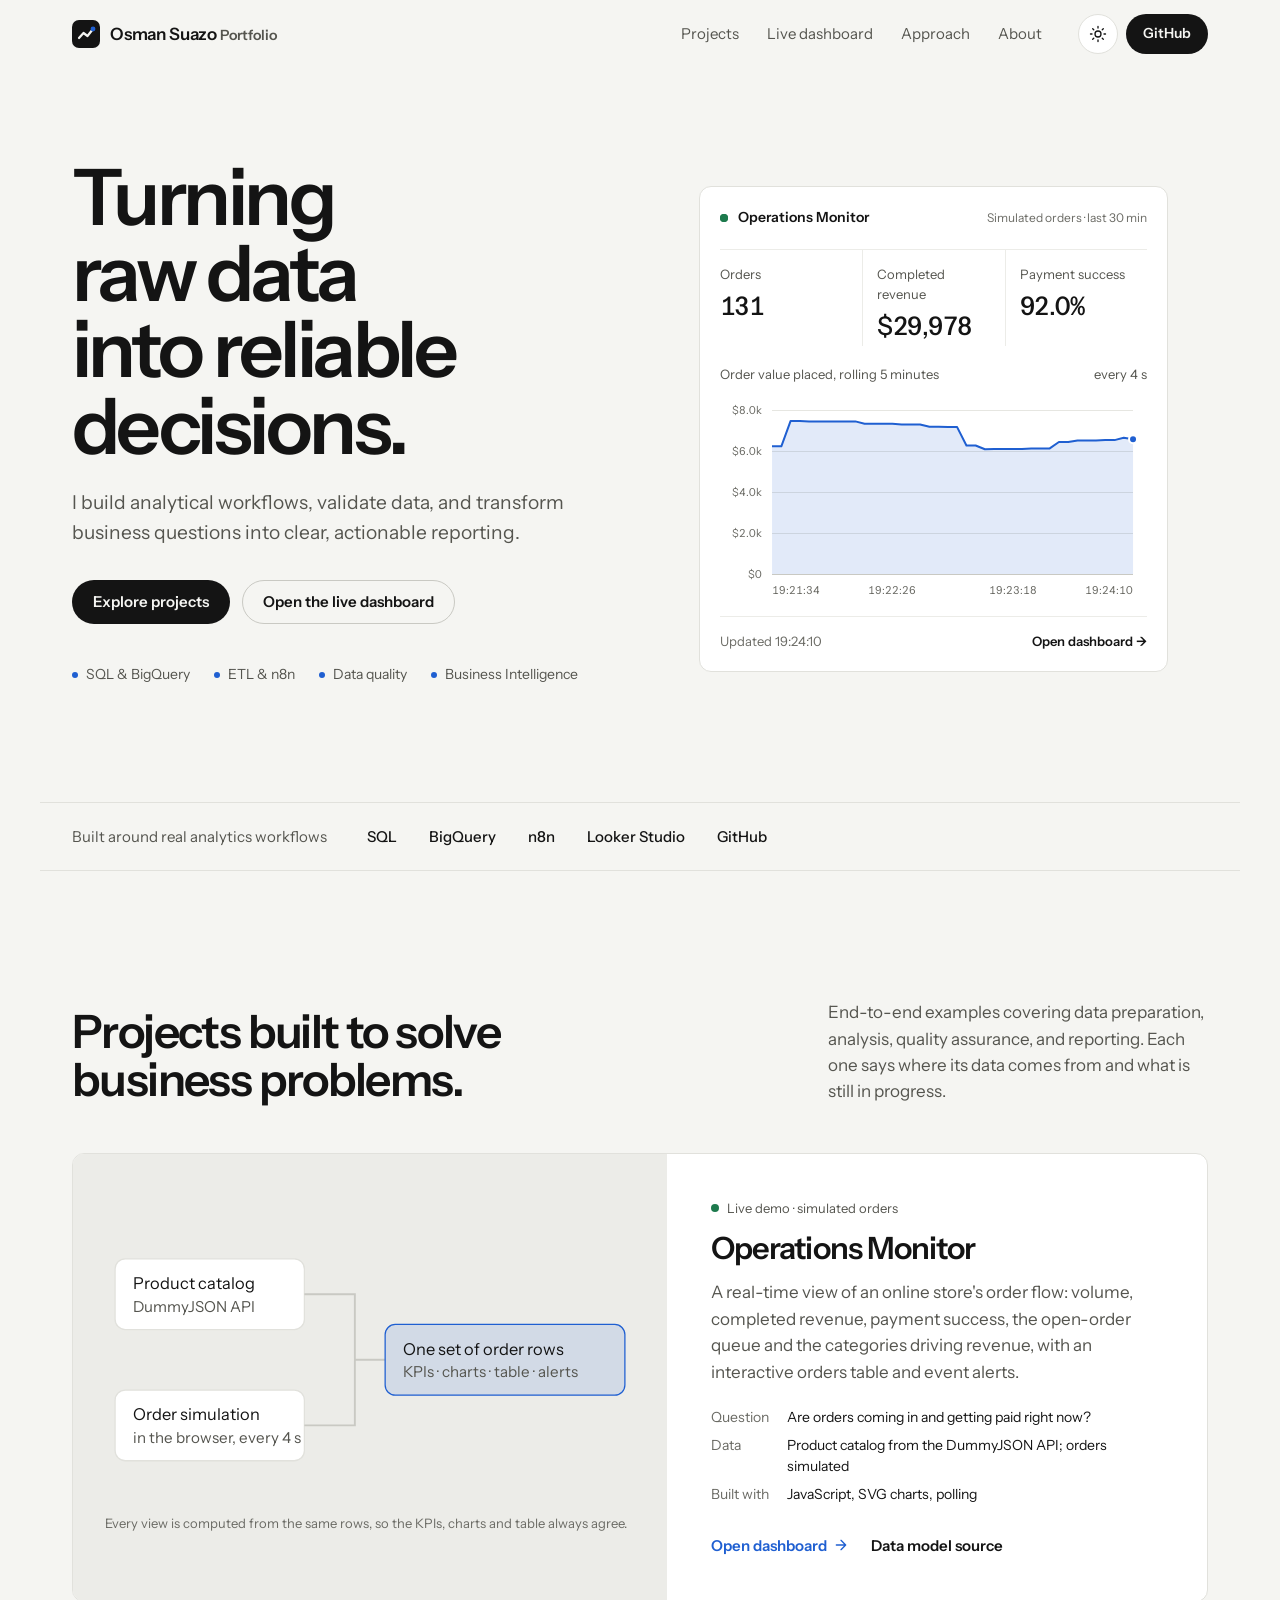
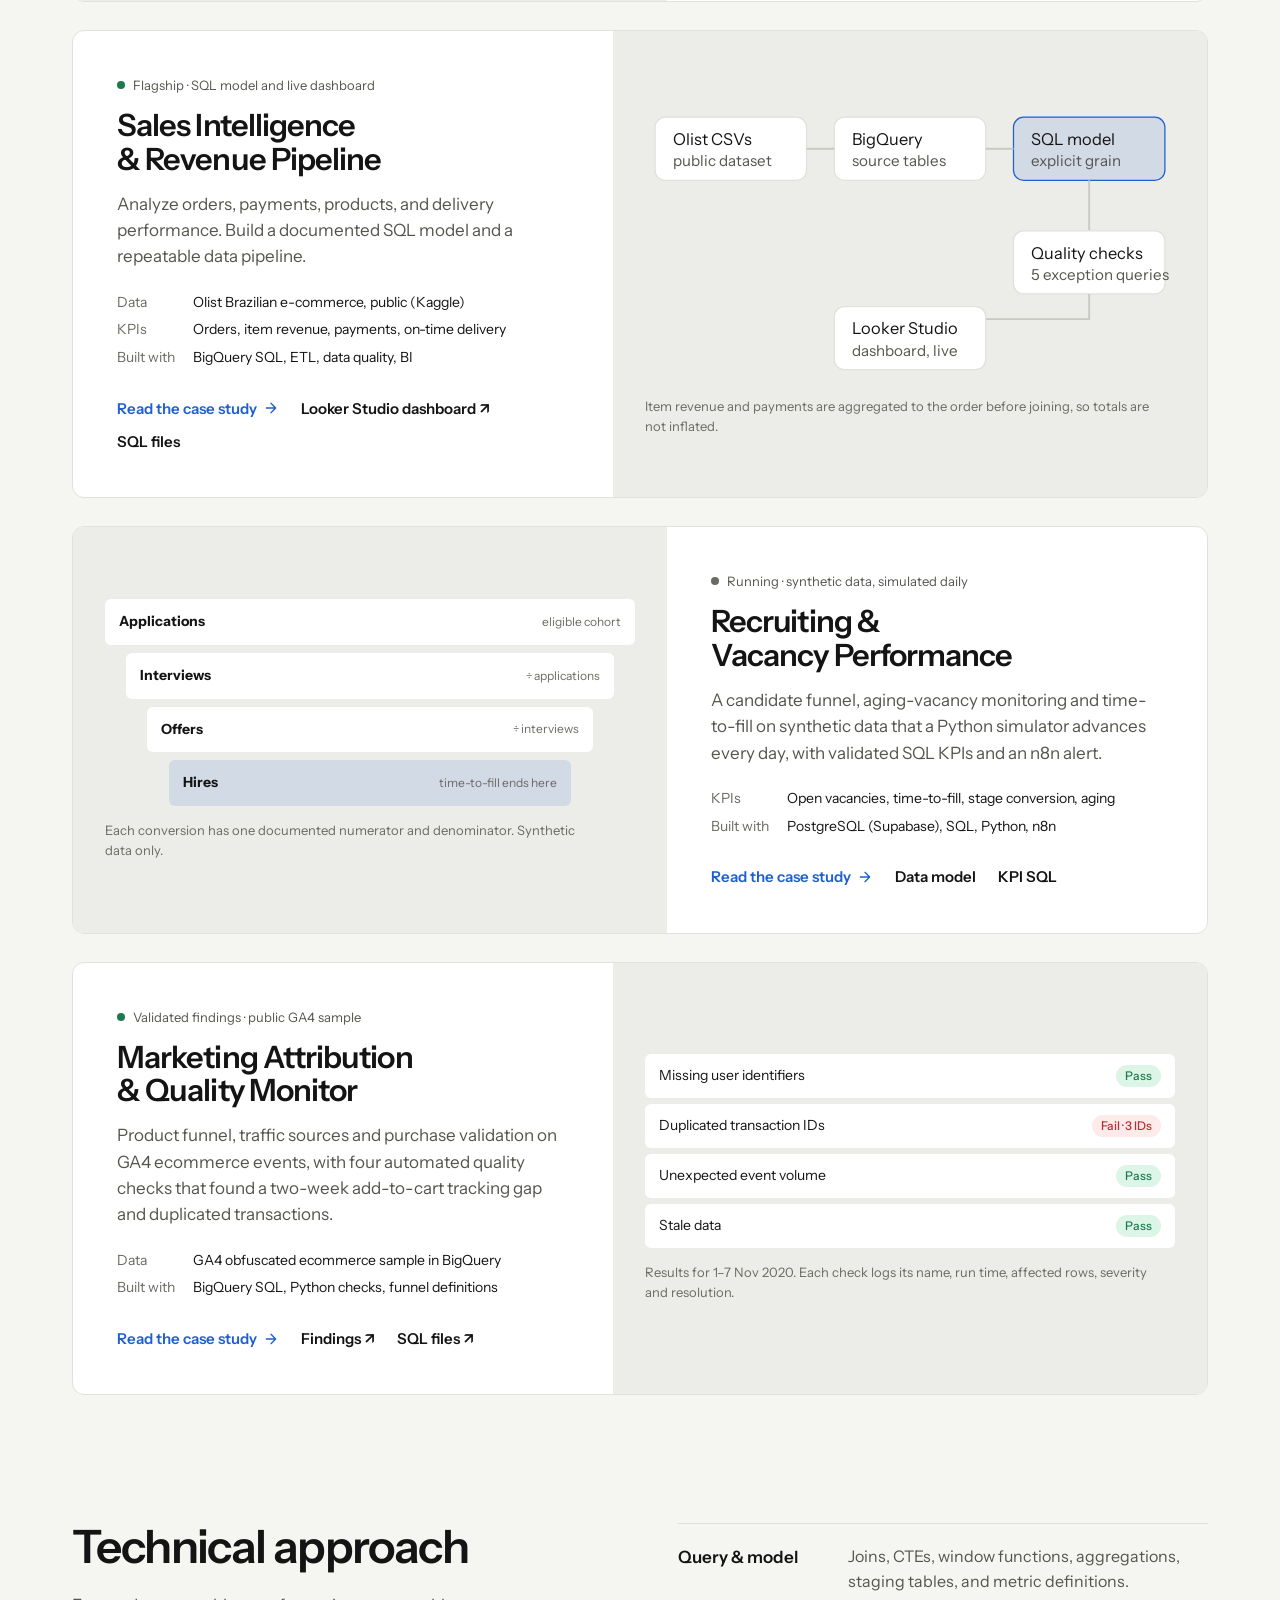
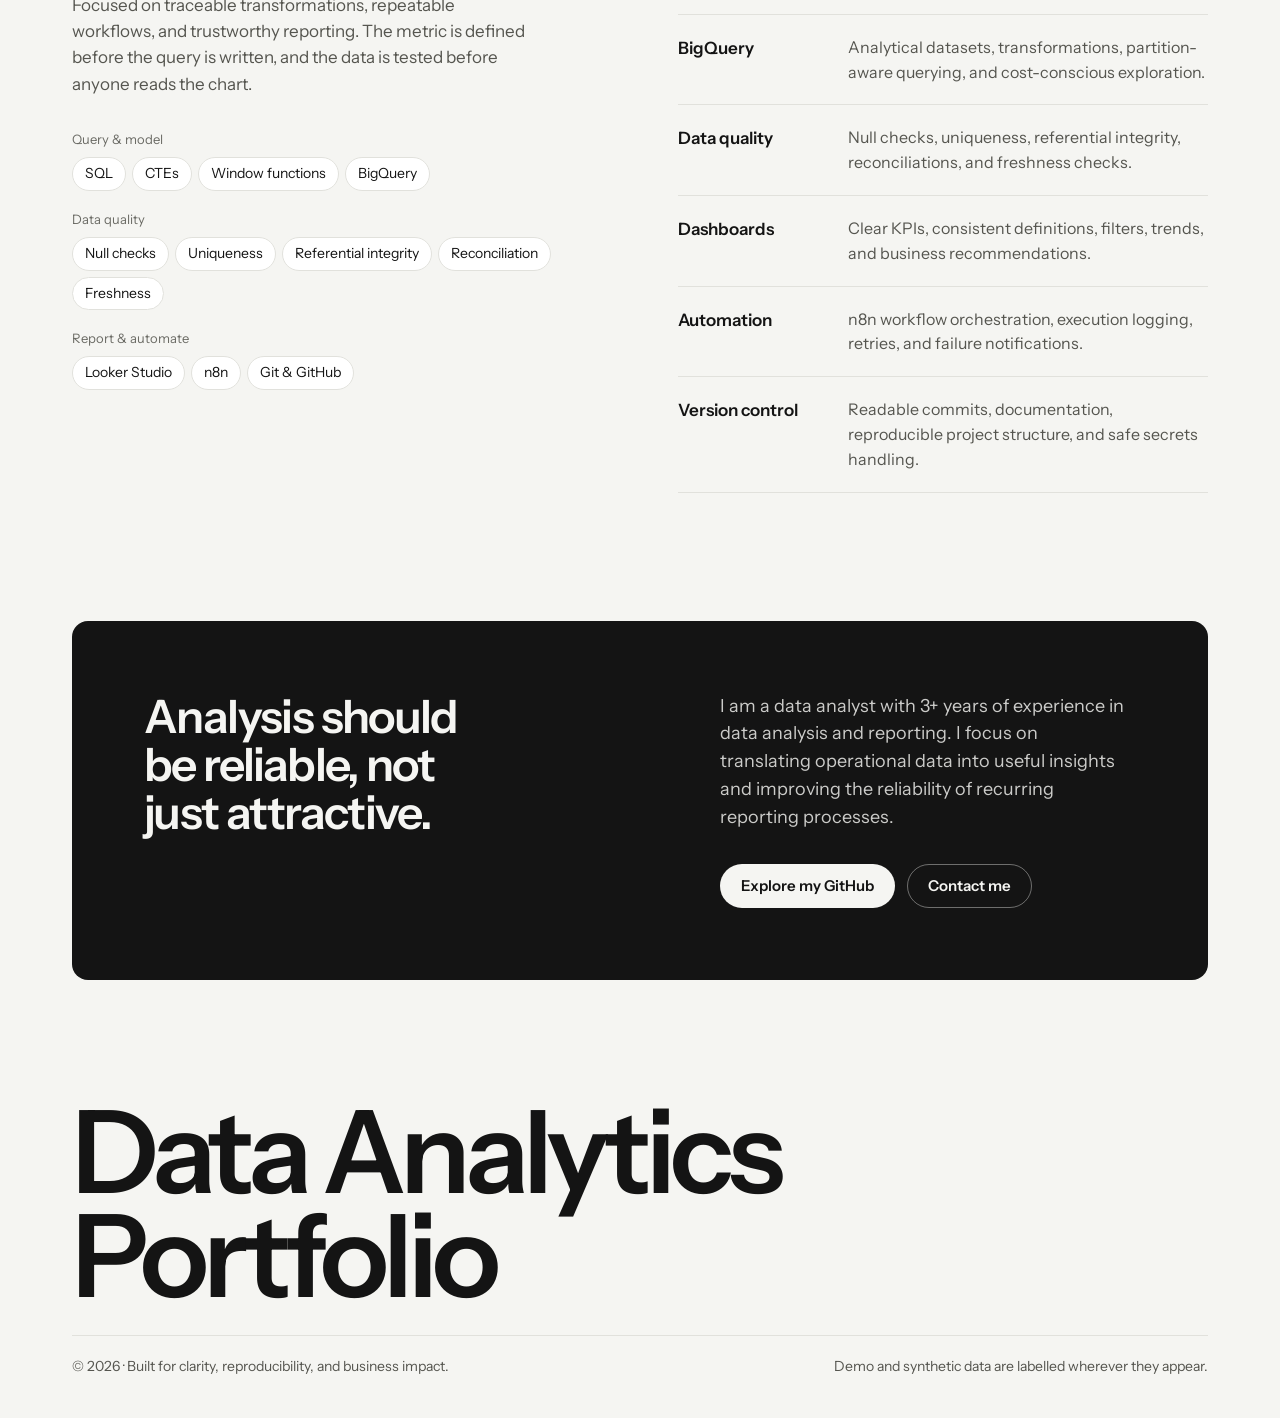
<file: index.html>
<!doctype html>
<html lang="en">
<head>
  <meta charset="utf-8">
  <meta name="viewport" content="width=device-width, initial-scale=1">
  <meta name="description" content="Data analytics portfolio focused on SQL, BigQuery, automation, data quality, and business intelligence.">
  <meta name="theme-color" content="#f5f5f2" media="(prefers-color-scheme: light)">
  <meta name="theme-color" content="#0e0e0e" media="(prefers-color-scheme: dark)">
  <title>Data Analytics & Automation | Portfolio</title>
  <script>(function(){var t;try{t=localStorage.getItem("pf-theme")}catch(e){}if(t!=="light"&&t!=="dark")t=matchMedia("(prefers-color-scheme: dark)").matches?"dark":"light";var r=document.documentElement;r.setAttribute("data-theme",t);r.classList.add("js")})();</script>
  <link rel="preconnect" href="https://fonts.googleapis.com">
  <link rel="preconnect" href="https://fonts.gstatic.com" crossorigin>
  <link rel="stylesheet" href="https://fonts.googleapis.com/css2?family=Instrument+Sans:wght@400;500;600&display=swap">
  <link rel="stylesheet" href="styles.css">
  <script src="assets/js/ops-data.js" defer></script>
  <script src="assets/js/charts.js" defer></script>
  <script src="script.js" defer></script>
</head>
<body>
  <a class="skip-link" href="#main">Skip to content</a>

  <header class="site-header">
    <nav class="nav" aria-label="Main">
      <a class="brand" href="#main">
        <svg class="brand-mark" viewBox="0 0 28 28" aria-hidden="true"><rect width="28" height="28" rx="7"/><path d="M7 18l4.5-5 4 3L21 9" fill="none" stroke-width="2.2" stroke-linecap="round" stroke-linejoin="round"/><circle cx="21" cy="9" r="2.4"/></svg>
        <span class="brand-name">Osman Suazo <small class="muted">Portfolio</small></span>
      </a>
      <div class="nav-links">
        <a href="#projects">Projects</a>
        <a class="nav-keep" href="dashboards/operations-monitor.html">Live dashboard</a>
        <a href="#approach">Approach</a>
        <a href="#about">About</a>
      </div>
      <div class="nav-actions">
        <button class="icon-button theme-toggle" type="button" data-theme-toggle aria-label="Switch theme">
          <svg class="icon-sun" viewBox="0 0 24 24" fill="none" stroke="currentColor" stroke-width="1.75" stroke-linecap="round" aria-hidden="true"><circle cx="12" cy="12" r="4"/><path d="M12 2v2M12 20v2M4.93 4.93l1.41 1.41M17.66 17.66l1.41 1.41M2 12h2M20 12h2M6.34 17.66l-1.41 1.41M19.07 4.93l-1.41 1.41"/></svg>
          <svg class="icon-moon" viewBox="0 0 24 24" fill="none" stroke="currentColor" stroke-width="1.75" stroke-linecap="round" stroke-linejoin="round" aria-hidden="true"><path d="M12 3a6 6 0 0 0 9 9 9 9 0 1 1-9-9Z"/></svg>
        </button>
        <a class="button primary" href="https://github.com/osuazo33" target="_blank" rel="noreferrer">GitHub</a>
      </div>
    </nav>
  </header>

  <main id="main">
    <section class="hero" aria-labelledby="hero-title">
      <div>
        <h1 id="hero-title">Turning raw data into reliable decisions.</h1>
        <p class="hero-sub">I build analytical workflows, validate data, and transform business questions into clear, actionable reporting.</p>
        <div class="hero-actions">
          <a class="button primary" href="#projects">Explore projects</a>
          <a class="button secondary" href="dashboards/operations-monitor.html">Open the live dashboard</a>
        </div>
        <ul class="hero-proof">
          <li>SQL &amp; BigQuery</li>
          <li>ETL &amp; n8n</li>
          <li>Data quality</li>
          <li>Business Intelligence</li>
        </ul>
      </div>

      <figure class="fragment" id="hero-fragment" data-ui aria-label="Live preview of the Operations Monitor dashboard, using simulated orders">
        <div class="fragment-head">
          <span class="live-dot is-paused" aria-hidden="true"></span>
          <strong>Operations Monitor</strong>
          <span class="source">Simulated orders · last 30 min</span>
        </div>
        <div class="fragment-kpis">
          <div><small>Orders</small><b class="num" data-k="orders">—</b></div>
          <div><small>Completed revenue</small><b class="num" data-k="revenue">—</b></div>
          <div><small>Payment success</small><b class="num" data-k="success">—</b></div>
        </div>
        <div class="fragment-chart-label"><span>Order value placed, rolling 5 minutes</span><span>every 4 s</span></div>
        <div class="fragment-chart"></div>
        <figcaption class="fragment-foot">
          <span data-k="updated">Demo data, not company results</span>
          <a href="dashboards/operations-monitor.html">Open dashboard →</a>
        </figcaption>
      </figure>
    </section>

    <section class="tools-strip" aria-label="Tools">
      <span>Built around real analytics workflows</span>
      <ul><li>SQL</li><li>BigQuery</li><li>n8n</li><li>Looker Studio</li><li>GitHub</li></ul>
    </section>

    <section class="section" id="projects" aria-labelledby="projects-title">
      <div class="section-head">
        <h2 id="projects-title">Projects built to solve business problems.</h2>
        <p>End-to-end examples covering data preparation, analysis, quality assurance, and reporting. Each one says where its data comes from and what is still in progress.</p>
      </div>

      <div class="project-list">
        <article class="project reveal">
          <div class="project-figure">
            <svg class="diagram" viewBox="0 0 420 220" role="img" aria-label="Data flow: DummyJSON product catalog and a browser simulation feed KPIs, charts, the orders table and alerts">
              <rect class="d-box" x="8" y="30" width="150" height="56" rx="8"/>
              <text x="22" y="54">Product catalog</text><text class="d-muted" x="22" y="72">DummyJSON API</text>
              <rect class="d-box" x="8" y="134" width="150" height="56" rx="8"/>
              <text x="22" y="158">Order simulation</text><text class="d-muted" x="22" y="176">in the browser, every 4 s</text>
              <path class="d-line" d="M158 58h40v52h24M158 162h40v-52"/>
              <rect class="d-box-accent" x="222" y="82" width="190" height="56" rx="8"/>
              <text x="236" y="106">One set of order rows</text><text class="d-muted" x="236" y="124">KPIs · charts · table · alerts</text>
            </svg>
            <p class="figure-caption">Every view is computed from the same rows, so the KPIs, charts and table always agree.</p>
          </div>
          <div class="project-body">
            <span class="project-status is-live">Live demo · simulated orders</span>
            <h3>Operations Monitor</h3>
            <p>A real-time view of an online store's order flow: volume, completed revenue, payment success, the open-order queue and the categories driving revenue, with an interactive orders table and event alerts.</p>
            <dl class="project-facts">
              <dt>Question</dt><dd>Are orders coming in and getting paid right now?</dd>
              <dt>Data</dt><dd>Product catalog from the DummyJSON API; orders simulated</dd>
              <dt>Built with</dt><dd>JavaScript, SVG charts, polling</dd>
            </dl>
            <div class="project-links">
              <a href="dashboards/operations-monitor.html">Open dashboard <svg viewBox="0 0 24 24" fill="none" stroke="currentColor" stroke-width="2" stroke-linecap="round" stroke-linejoin="round" aria-hidden="true"><path d="M5 12h14M12 5l7 7-7 7"/></svg></a>
              <a href="assets/js/ops-data.js">Data model source</a>
            </div>
          </div>
        </article>

        <article class="project is-flipped reveal">
          <div class="project-figure">
            <svg class="diagram" viewBox="0 0 420 230" role="img" aria-label="Pipeline: Olist CSV files into BigQuery, SQL model with explicit grain, quality checks, then a Looker Studio dashboard">
              <rect class="d-box" x="8" y="20" width="120" height="50" rx="8"/><text x="22" y="42">Olist CSVs</text><text class="d-muted" x="22" y="59">public dataset</text>
              <rect class="d-box" x="150" y="20" width="120" height="50" rx="8"/><text x="164" y="42">BigQuery</text><text class="d-muted" x="164" y="59">source tables</text>
              <rect class="d-box-accent" x="292" y="20" width="120" height="50" rx="8"/><text x="306" y="42">SQL model</text><text class="d-muted" x="306" y="59">explicit grain</text>
              <path class="d-line" d="M128 45h22M270 45h22M352 70v40"/>
              <rect class="d-box" x="292" y="110" width="120" height="50" rx="8"/><text x="306" y="132">Quality checks</text><text class="d-muted" x="306" y="149">5 exception queries</text>
              <path class="d-line" d="M352 160v20H210v10"/>
              <rect class="d-box" x="150" y="170" width="120" height="50" rx="8"/><text x="164" y="192">Looker Studio</text><text class="d-muted" x="164" y="209">dashboard, live</text>
            </svg>
            <p class="figure-caption">Item revenue and payments are aggregated to the order before joining, so totals are not inflated.</p>
          </div>
          <div class="project-body">
            <span class="project-status is-live">Flagship · SQL model and live dashboard</span>
            <h3>Sales Intelligence &amp; Revenue Pipeline</h3>
            <p>Analyze orders, payments, products, and delivery performance. Build a documented SQL model and a repeatable data pipeline.</p>
            <dl class="project-facts">
              <dt>Data</dt><dd>Olist Brazilian e-commerce, public (Kaggle)</dd>
              <dt>KPIs</dt><dd>Orders, item revenue, payments, on-time delivery</dd>
              <dt>Built with</dt><dd>BigQuery SQL, ETL, data quality, BI</dd>
            </dl>
            <div class="project-links">
              <a href="projects/sales-intelligence.html">Read the case study <svg viewBox="0 0 24 24" fill="none" stroke="currentColor" stroke-width="2" stroke-linecap="round" stroke-linejoin="round" aria-hidden="true"><path d="M5 12h14M12 5l7 7-7 7"/></svg></a>
              <a href="https://lookerstudio.google.com/reporting/ec3e756b-2a8a-48c7-b87c-4bfd03b2d180" target="_blank" rel="noreferrer">Looker Studio dashboard ↗</a>
              <a href="sql/README.md">SQL files</a>
            </div>
          </div>
        </article>

        <article class="project reveal">
          <div class="project-figure">
            <div class="funnel-steps" role="img" aria-label="Recruiting funnel: applications, interviews, offers, hires">
              <div><b>Applications</b><span>eligible cohort</span></div>
              <div><b>Interviews</b><span>÷ applications</span></div>
              <div><b>Offers</b><span>÷ interviews</span></div>
              <div><b>Hires</b><span>time-to-fill ends here</span></div>
            </div>
            <p class="figure-caption">Each conversion has one documented numerator and denominator. Synthetic data only.</p>
          </div>
          <div class="project-body">
            <span class="project-status">Running · synthetic data, simulated daily</span>
            <h3>Recruiting &amp; Vacancy Performance</h3>
            <p>A candidate funnel, aging-vacancy monitoring and time-to-fill on synthetic data that a Python simulator advances every day, with validated SQL KPIs and an n8n alert.</p>
            <dl class="project-facts">
              <dt>KPIs</dt><dd>Open vacancies, time-to-fill, stage conversion, aging</dd>
              <dt>Built with</dt><dd>PostgreSQL (Supabase), SQL, Python, n8n</dd>
            </dl>
            <div class="project-links">
              <a href="projects/recruiting-analytics.html">Read the case study <svg viewBox="0 0 24 24" fill="none" stroke="currentColor" stroke-width="2" stroke-linecap="round" stroke-linejoin="round" aria-hidden="true"><path d="M5 12h14M12 5l7 7-7 7"/></svg></a>
              <a href="docs/recruiting/data_model.md">Data model</a>
              <a href="sql/recruiting/06_kpis.sql">KPI SQL</a>
            </div>
          </div>
        </article>

        <article class="project is-flipped reveal">
          <div class="project-figure">
            <ul class="check-list" aria-label="Data-quality check results for the first week">
              <li>Missing user identifiers <span class="pill is-positive">Pass</span></li>
              <li>Duplicated transaction IDs <span class="pill is-high">Fail &middot; 3 IDs</span></li>
              <li>Unexpected event volume <span class="pill is-positive">Pass</span></li>
              <li>Stale data <span class="pill is-positive">Pass</span></li>
            </ul>
            <p class="figure-caption">Results for 1&ndash;7 Nov 2020. Each check logs its name, run time, affected rows, severity and resolution.</p>
          </div>
          <div class="project-body">
            <span class="project-status is-live">Validated findings · public GA4 sample</span>
            <h3>Marketing Attribution &amp; Quality Monitor</h3>
            <p>Product funnel, traffic sources and purchase validation on GA4 ecommerce events, with four automated quality checks that found a two-week add-to-cart tracking gap and duplicated transactions.</p>
            <dl class="project-facts">
              <dt>Data</dt><dd>GA4 obfuscated ecommerce sample in BigQuery</dd>
              <dt>Built with</dt><dd>BigQuery SQL, Python checks, funnel definitions</dd>
            </dl>
            <div class="project-links">
              <a href="projects/marketing-quality.html">Read the case study <svg viewBox="0 0 24 24" fill="none" stroke="currentColor" stroke-width="2" stroke-linecap="round" stroke-linejoin="round" aria-hidden="true"><path d="M5 12h14M12 5l7 7-7 7"/></svg></a>
              <a href="https://github.com/osuazo33/osuazo-Portfolio.github.io/blob/main/findings.md" target="_blank" rel="noreferrer">Findings ↗</a>
              <a href="https://github.com/osuazo33/osuazo-Portfolio.github.io/tree/main/sql/marketing" target="_blank" rel="noreferrer">SQL files ↗</a>
            </div>
          </div>
        </article>
      </div>
    </section>

    <section class="section" id="approach" aria-labelledby="approach-title">
      <div class="approach">
        <div class="approach-aside">
          <h2 id="approach-title">Technical approach</h2>
          <p>Focused on traceable transformations, repeatable workflows, and trustworthy reporting. The metric is defined before the query is written, and the data is tested before anyone reads the chart.</p>
          <div class="skill-groups">
            <div><small>Query &amp; model</small><ul class="chips"><li>SQL</li><li>CTEs</li><li>Window functions</li><li>BigQuery</li></ul></div>
            <div><small>Data quality</small><ul class="chips"><li>Null checks</li><li>Uniqueness</li><li>Referential integrity</li><li>Reconciliation</li><li>Freshness</li></ul></div>
            <div><small>Report &amp; automate</small><ul class="chips"><li>Looker Studio</li><li>n8n</li><li>Git &amp; GitHub</li></ul></div>
          </div>
        </div>
        <ol class="approach-steps">
          <li><b>Query &amp; model</b><span>Joins, CTEs, window functions, aggregations, staging tables, and metric definitions.</span></li>
          <li><b>BigQuery</b><span>Analytical datasets, transformations, partition-aware querying, and cost-conscious exploration.</span></li>
          <li><b>Data quality</b><span>Null checks, uniqueness, referential integrity, reconciliations, and freshness checks.</span></li>
          <li><b>Dashboards</b><span>Clear KPIs, consistent definitions, filters, trends, and business recommendations.</span></li>
          <li><b>Automation</b><span>n8n workflow orchestration, execution logging, retries, and failure notifications.</span></li>
          <li><b>Version control</b><span>Readable commits, documentation, reproducible project structure, and safe secrets handling.</span></li>
        </ol>
      </div>
    </section>

    <section class="section" id="about" aria-labelledby="about-title">
      <div class="about reveal">
        <h2 id="about-title">Analysis should be reliable, not just attractive.</h2>
        <div>
          <p>I am a data analyst with 3+ years of experience in data analysis and reporting. I focus on translating operational data into useful insights and improving the reliability of recurring reporting processes.</p>
          <!-- Before publishing, personalize this section with your actual experience, tools, and measurable accomplishments. Do not claim tools or results you cannot demonstrate. -->
          <div class="about-actions">
            <a class="button primary" href="https://github.com/osuazo33/" target="_blank" rel="noreferrer">Explore my GitHub</a>
            <a class="button secondary" href="mailto:osmanfernando66@gmail.com">Contact me</a>
          </div>
        </div>
      </div>
    </section>
  </main>

  <footer class="site-footer">
    <div class="wordmark">Data Analytics Portfolio</div>
    <div class="footer-row">
      <span>© <span data-year></span> · Built for clarity, reproducibility, and business impact.</span>
      <span>Demo and synthetic data are labelled wherever they appear.</span>
    </div>
  </footer>
</body>
</html>
</file>
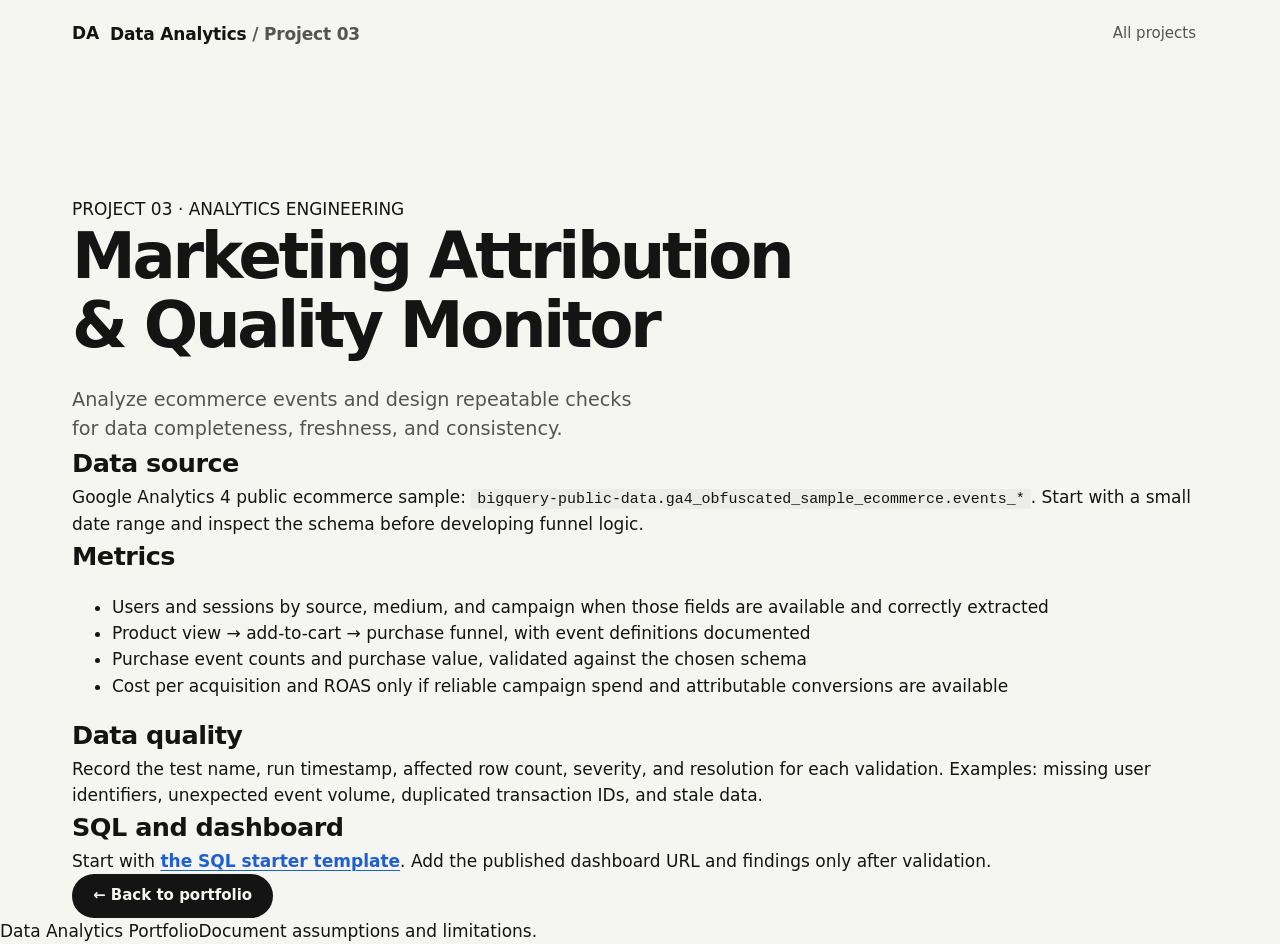
<file: marketing-quality.html>
<!doctype html><html lang="en"><head><meta charset="utf-8"><meta name="viewport" content="width=device-width,initial-scale=1"><title>Marketing Analytics & Quality | Portfolio</title><link rel="stylesheet" href="../styles.css"></head><body><nav class="nav"><a class="brand" href="../index.html"><span class="brand-mark">DA</span><span>Data Analytics <span class="muted">/ Project 03</span></span></a><div class="nav-links"><a href="../index.html#projects">All projects</a></div></nav><main class="section"><div class="eyebrow">PROJECT 03 · ANALYTICS ENGINEERING</div><h1 style="font-size:clamp(38px,6vw,64px);line-height:1.08;letter-spacing:-.05em">Marketing Attribution & <span class="gradient-text">Quality Monitor</span></h1><p class="hero-sub">Analyze ecommerce events and design repeatable checks for data completeness, freshness, and consistency.</p>

<h2>Data source</h2><p>Google Analytics 4 public ecommerce sample: <code>bigquery-public-data.ga4_obfuscated_sample_ecommerce.events_*</code>. Start with a small date range and inspect the schema before developing funnel logic.</p>

<h2>Metrics</h2><ul><li>Users and sessions by source, medium, and campaign when those fields are available and correctly extracted</li><li>Product view → add-to-cart → purchase funnel, with event definitions documented</li><li>Purchase event counts and purchase value, validated against the chosen schema</li><li>Cost per acquisition and ROAS only if reliable campaign spend and attributable conversions are available</li></ul>

<h2>Data quality</h2><p>Record the test name, run timestamp, affected row count, severity, and resolution for each validation. Examples: missing user identifiers, unexpected event volume, duplicated transaction IDs, and stale data.</p>

<h2>SQL and dashboard</h2><p>Start with <a class="text-link" href="../sql/marketing_quality_template.sql">the SQL starter template</a>. Add the published dashboard URL and findings only after validation.</p>

<a class="button primary" href="../index.html#projects">← Back to portfolio</a></main><footer><span>Data Analytics Portfolio</span><span>Document assumptions and limitations.</span></footer></body></html>
</file>
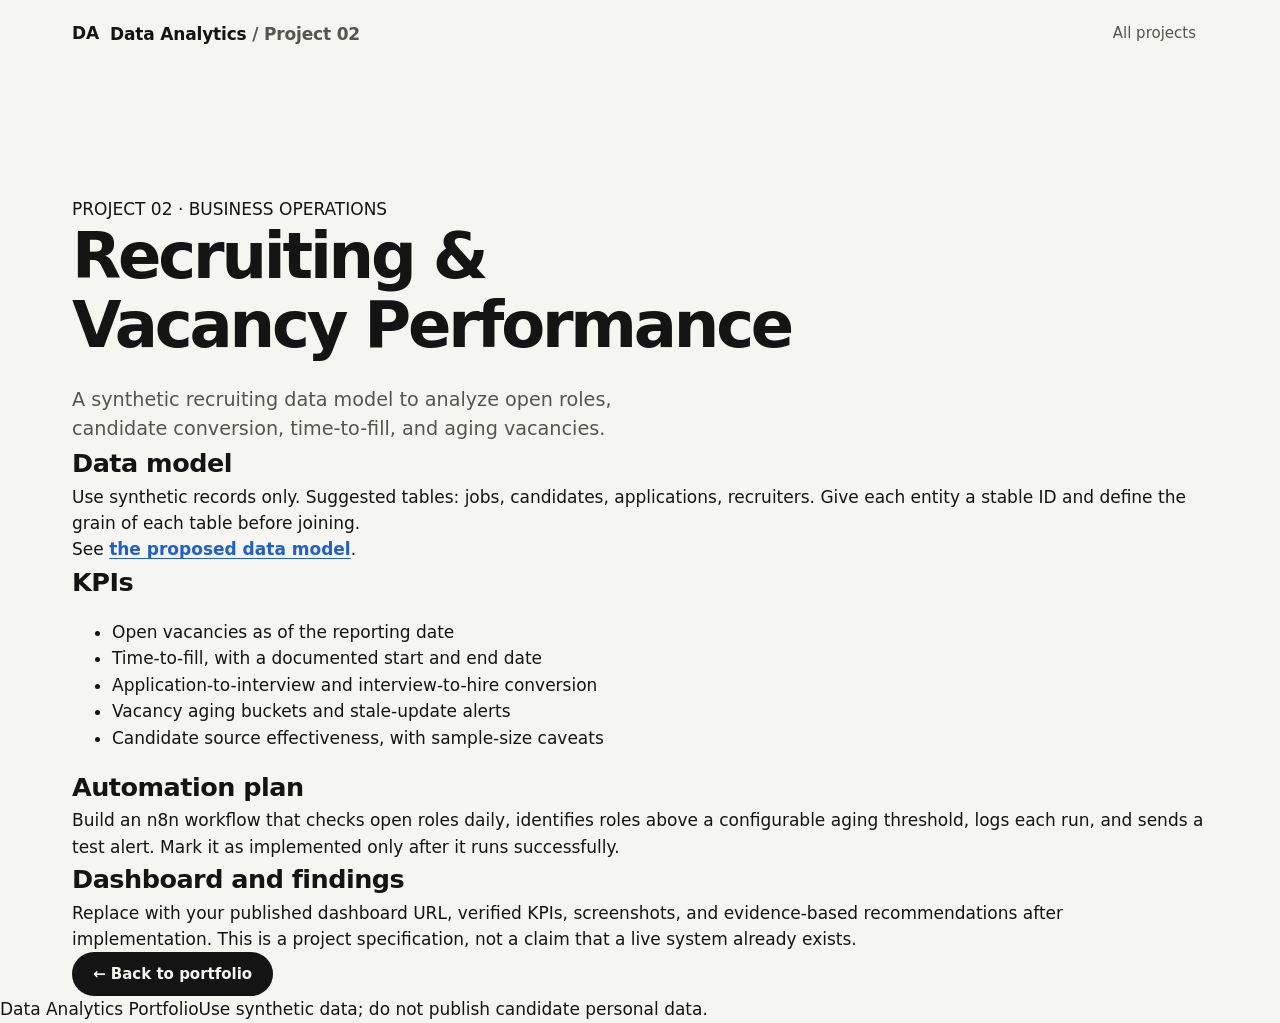
<file: recruiting-analytics.html>
<!doctype html><html lang="en"><head><meta charset="utf-8"><meta name="viewport" content="width=device-width,initial-scale=1"><title>Recruiting Analytics | Portfolio</title><link rel="stylesheet" href="../styles.css"></head><body><nav class="nav"><a class="brand" href="../index.html"><span class="brand-mark">DA</span><span>Data Analytics <span class="muted">/ Project 02</span></span></a><div class="nav-links"><a href="../index.html#projects">All projects</a></div></nav><main class="section"><div class="eyebrow">PROJECT 02 · BUSINESS OPERATIONS</div><h1 style="font-size:clamp(38px,6vw,64px);line-height:1.08;letter-spacing:-.05em">Recruiting & <span class="gradient-text">Vacancy Performance</span></h1><p class="hero-sub">A synthetic recruiting data model to analyze open roles, candidate conversion, time-to-fill, and aging vacancies.</p>

<h2>Data model</h2><p>Use synthetic records only. Suggested tables: jobs, candidates, applications, recruiters. Give each entity a stable ID and define the grain of each table before joining.</p><p>See <a class="text-link" href="../docs/recruiting-data-model.md">the proposed data model</a>.</p>

<h2>KPIs</h2><ul><li>Open vacancies as of the reporting date</li><li>Time-to-fill, with a documented start and end date</li><li>Application-to-interview and interview-to-hire conversion</li><li>Vacancy aging buckets and stale-update alerts</li><li>Candidate source effectiveness, with sample-size caveats</li></ul>

<h2>Automation plan</h2><p>Build an n8n workflow that checks open roles daily, identifies roles above a configurable aging threshold, logs each run, and sends a test alert. Mark it as implemented only after it runs successfully.</p>

<h2>Dashboard and findings</h2><p>Replace with your published dashboard URL, verified KPIs, screenshots, and evidence-based recommendations after implementation. This is a project specification, not a claim that a live system already exists.</p>

<a class="button primary" href="../index.html#projects">← Back to portfolio</a></main><footer><span>Data Analytics Portfolio</span><span>Use synthetic data; do not publish candidate personal data.</span></footer></body></html>
</file>
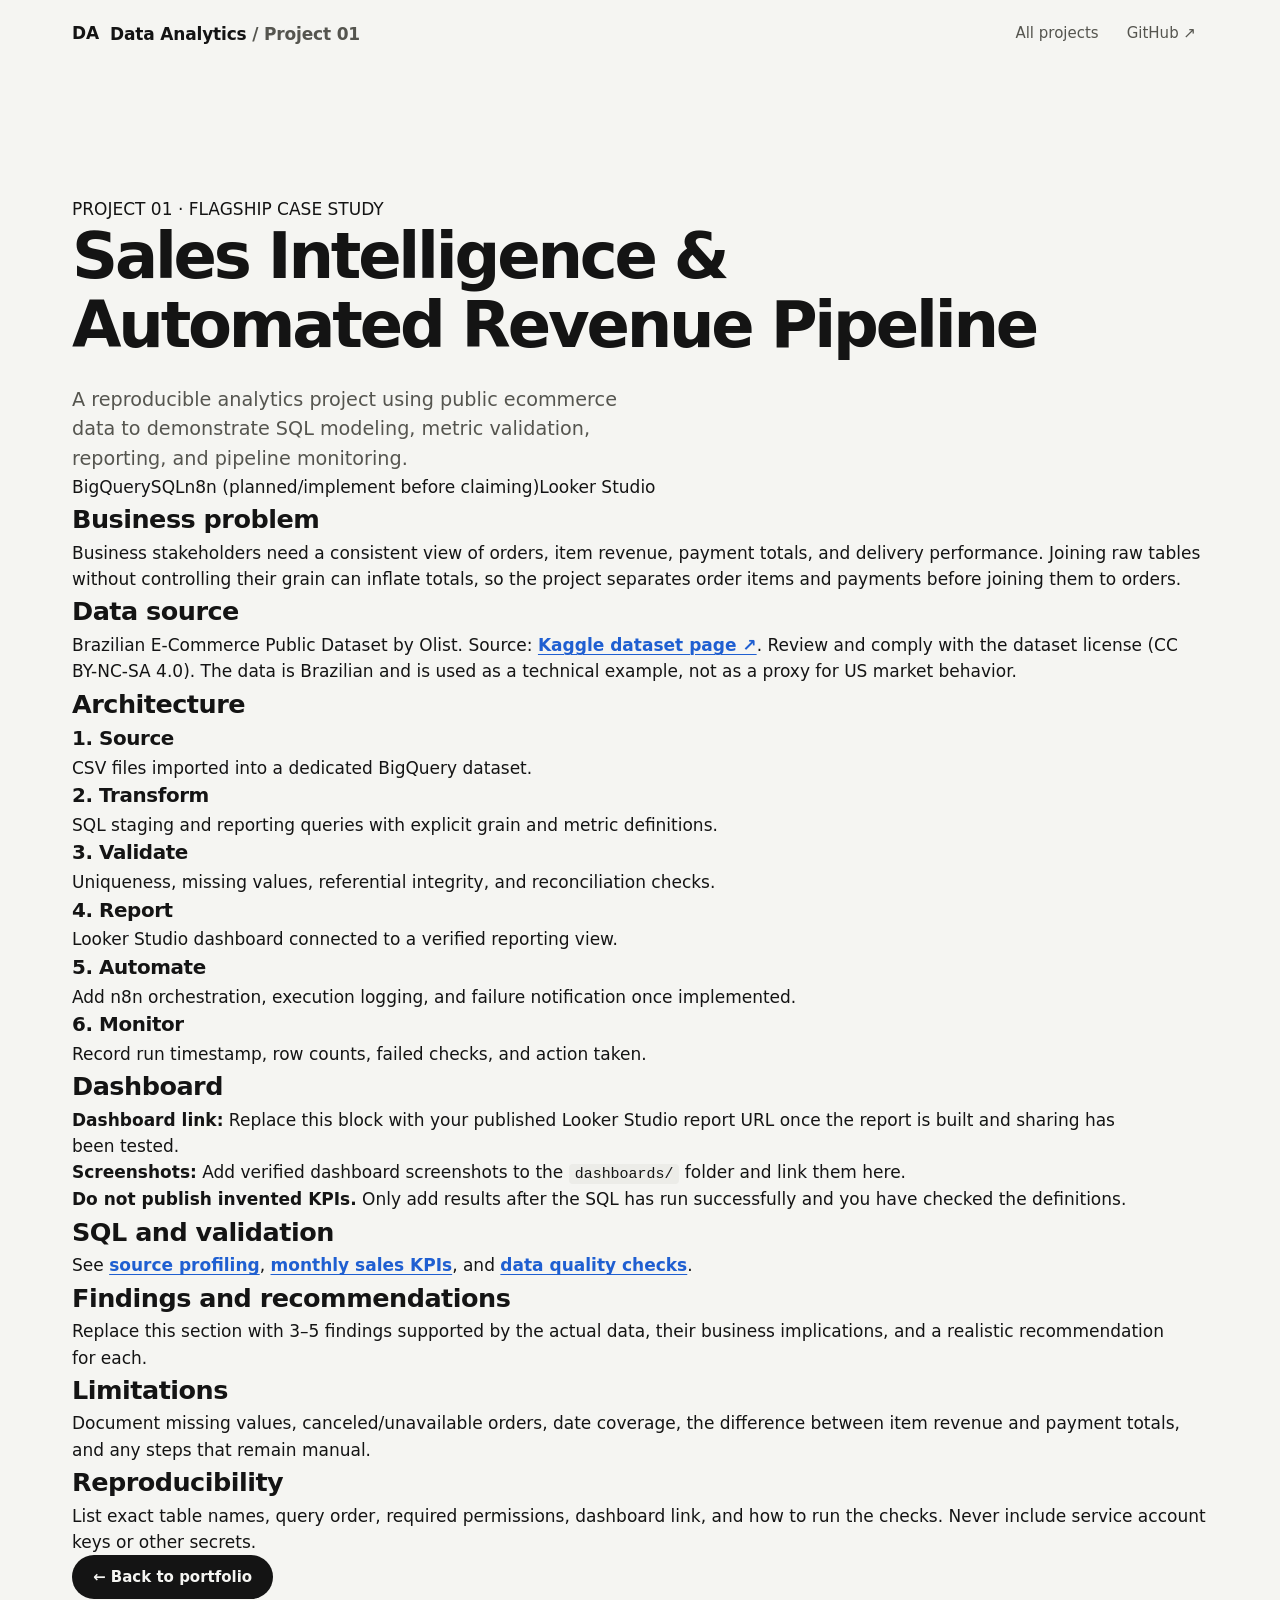
<file: sales-intelligence.html>
<!doctype html><html lang="en"><head><meta charset="utf-8"><meta name="viewport" content="width=device-width,initial-scale=1"><title>Sales Intelligence | Portfolio</title><link rel="stylesheet" href="../styles.css"></head><body><nav class="nav"><a class="brand" href="../index.html"><span class="brand-mark">DA</span><span>Data Analytics <span class="muted">/ Project 01</span></span></a><div class="nav-links"><a href="../index.html#projects">All projects</a><a class="nav-cta" href="https://github.com/YOUR-GITHUB-USERNAME" target="_blank" rel="noreferrer">GitHub ↗</a></div></nav><main class="section"><div class="eyebrow">PROJECT 01 · FLAGSHIP CASE STUDY</div><h1 style="font-size:clamp(38px,6vw,64px);line-height:1.08;letter-spacing:-.05em">Sales Intelligence &<br><span class="gradient-text">Automated Revenue Pipeline</span></h1><p class="hero-sub">A reproducible analytics project using public ecommerce data to demonstrate SQL modeling, metric validation, reporting, and pipeline monitoring.</p><div class="tags"><span>BigQuery</span><span>SQL</span><span>n8n (planned/implement before claiming)</span><span>Looker Studio</span></div>

<h2>Business problem</h2><p>Business stakeholders need a consistent view of orders, item revenue, payment totals, and delivery performance. Joining raw tables without controlling their grain can inflate totals, so the project separates order items and payments before joining them to orders.</p>

<h2>Data source</h2><p>Brazilian E-Commerce Public Dataset by Olist. Source: <a class="text-link" href="https://www.kaggle.com/datasets/olistbr/brazilian-ecommerce">Kaggle dataset page ↗</a>. Review and comply with the dataset license (CC BY-NC-SA 4.0). The data is Brazilian and is used as a technical example, not as a proxy for US market behavior.</p>

<h2>Architecture</h2><div class="skills-grid"><div class="skill"><h3>1. Source</h3><p>CSV files imported into a dedicated BigQuery dataset.</p></div><div class="skill"><h3>2. Transform</h3><p>SQL staging and reporting queries with explicit grain and metric definitions.</p></div><div class="skill"><h3>3. Validate</h3><p>Uniqueness, missing values, referential integrity, and reconciliation checks.</p></div><div class="skill"><h3>4. Report</h3><p>Looker Studio dashboard connected to a verified reporting view.</p></div><div class="skill"><h3>5. Automate</h3><p>Add n8n orchestration, execution logging, and failure notification once implemented.</p></div><div class="skill"><h3>6. Monitor</h3><p>Record run timestamp, row counts, failed checks, and action taken.</p></div></div>

<h2>Dashboard</h2><div class="about-panel"><p><strong>Dashboard link:</strong> Replace this block with your published Looker Studio report URL once the report is built and sharing has been tested.</p><p><strong>Screenshots:</strong> Add verified dashboard screenshots to the <code>dashboards/</code> folder and link them here.</p><p><strong>Do not publish invented KPIs.</strong> Only add results after the SQL has run successfully and you have checked the definitions.</p></div>

<h2>SQL and validation</h2><p>See <a class="text-link" href="../sql/01_profile_source_data.sql">source profiling</a>, <a class="text-link" href="../sql/02_sales_kpis.sql">monthly sales KPIs</a>, and <a class="text-link" href="../sql/03_data_quality_checks.sql">data quality checks</a>.</p>

<h2>Findings and recommendations</h2><p>Replace this section with 3–5 findings supported by the actual data, their business implications, and a realistic recommendation for each.</p>

<h2>Limitations</h2><p>Document missing values, canceled/unavailable orders, date coverage, the difference between item revenue and payment totals, and any steps that remain manual.</p>

<h2>Reproducibility</h2><p>List exact table names, query order, required permissions, dashboard link, and how to run the checks. Never include service account keys or other secrets.</p>

<a class="button primary" href="../index.html#projects">← Back to portfolio</a></main><footer><span>Data Analytics Portfolio</span><span>Replace all placeholders before sharing.</span></footer></body></html>
</file>
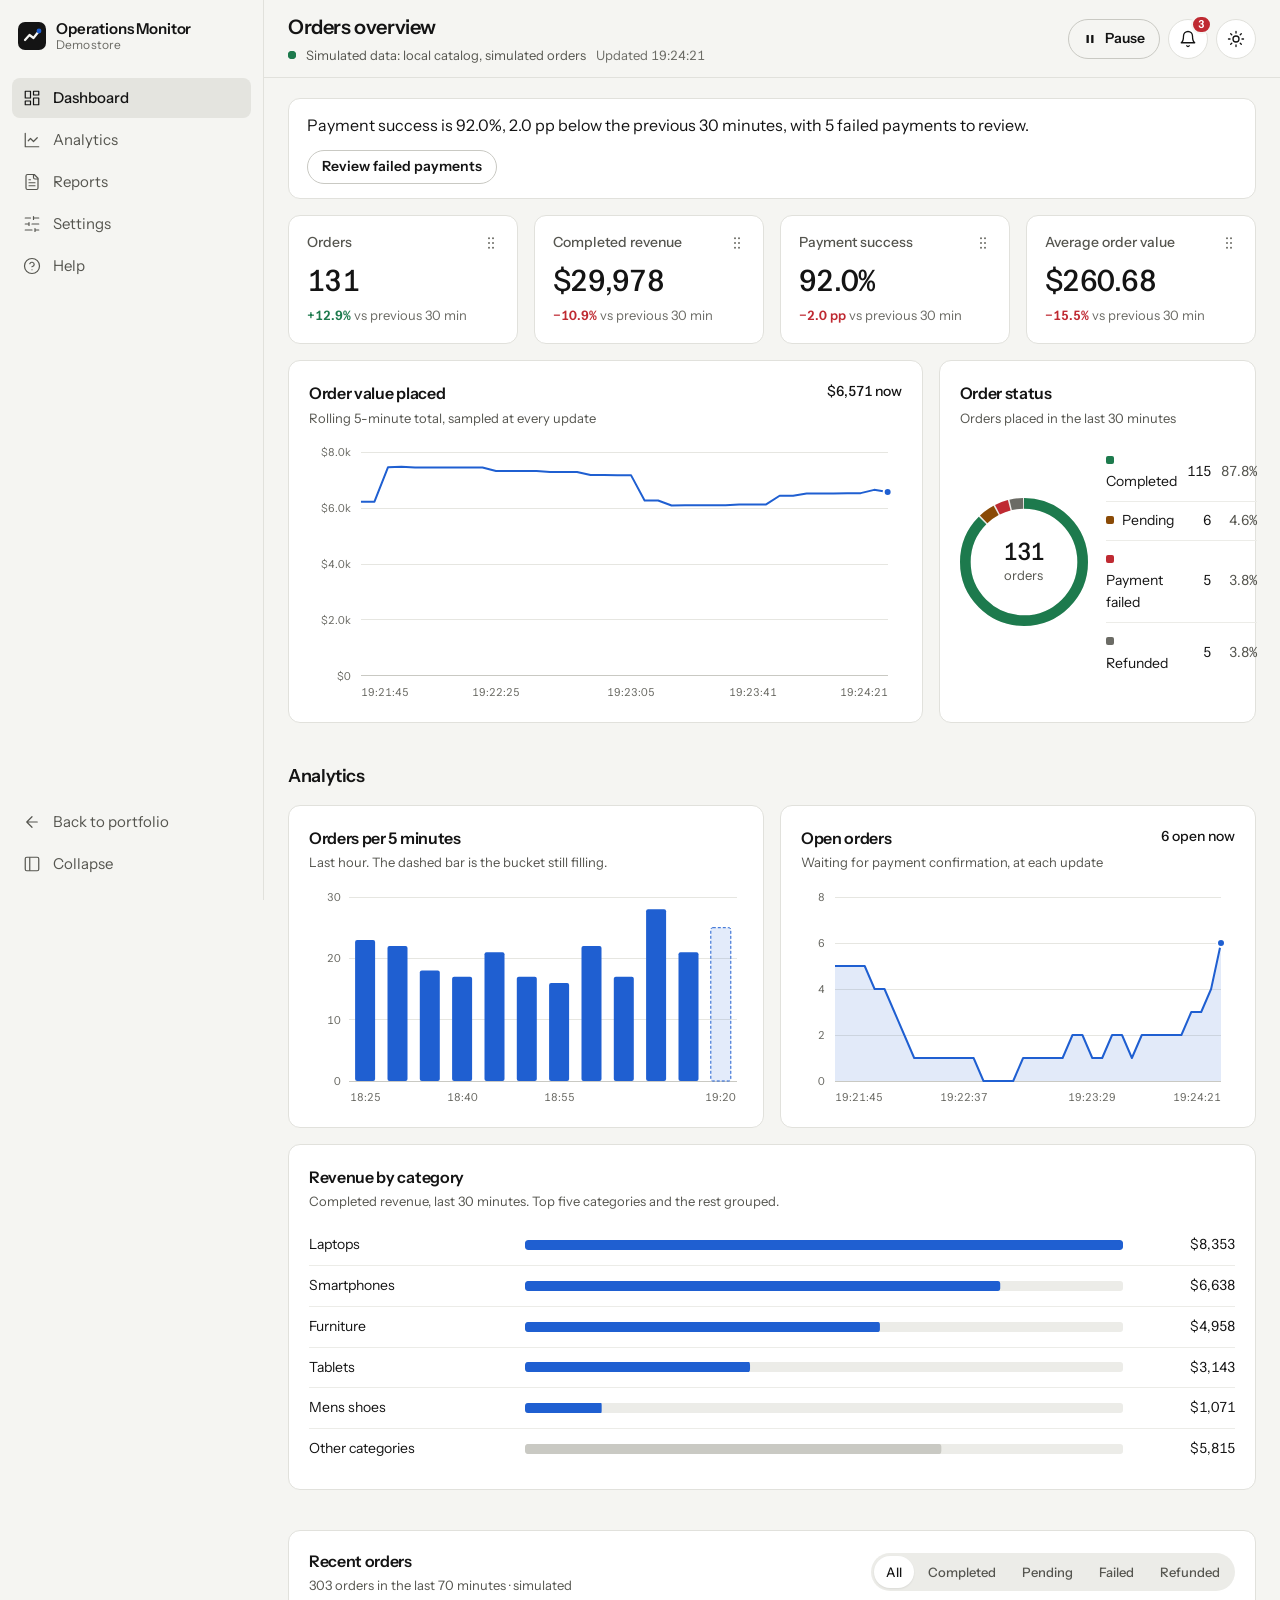
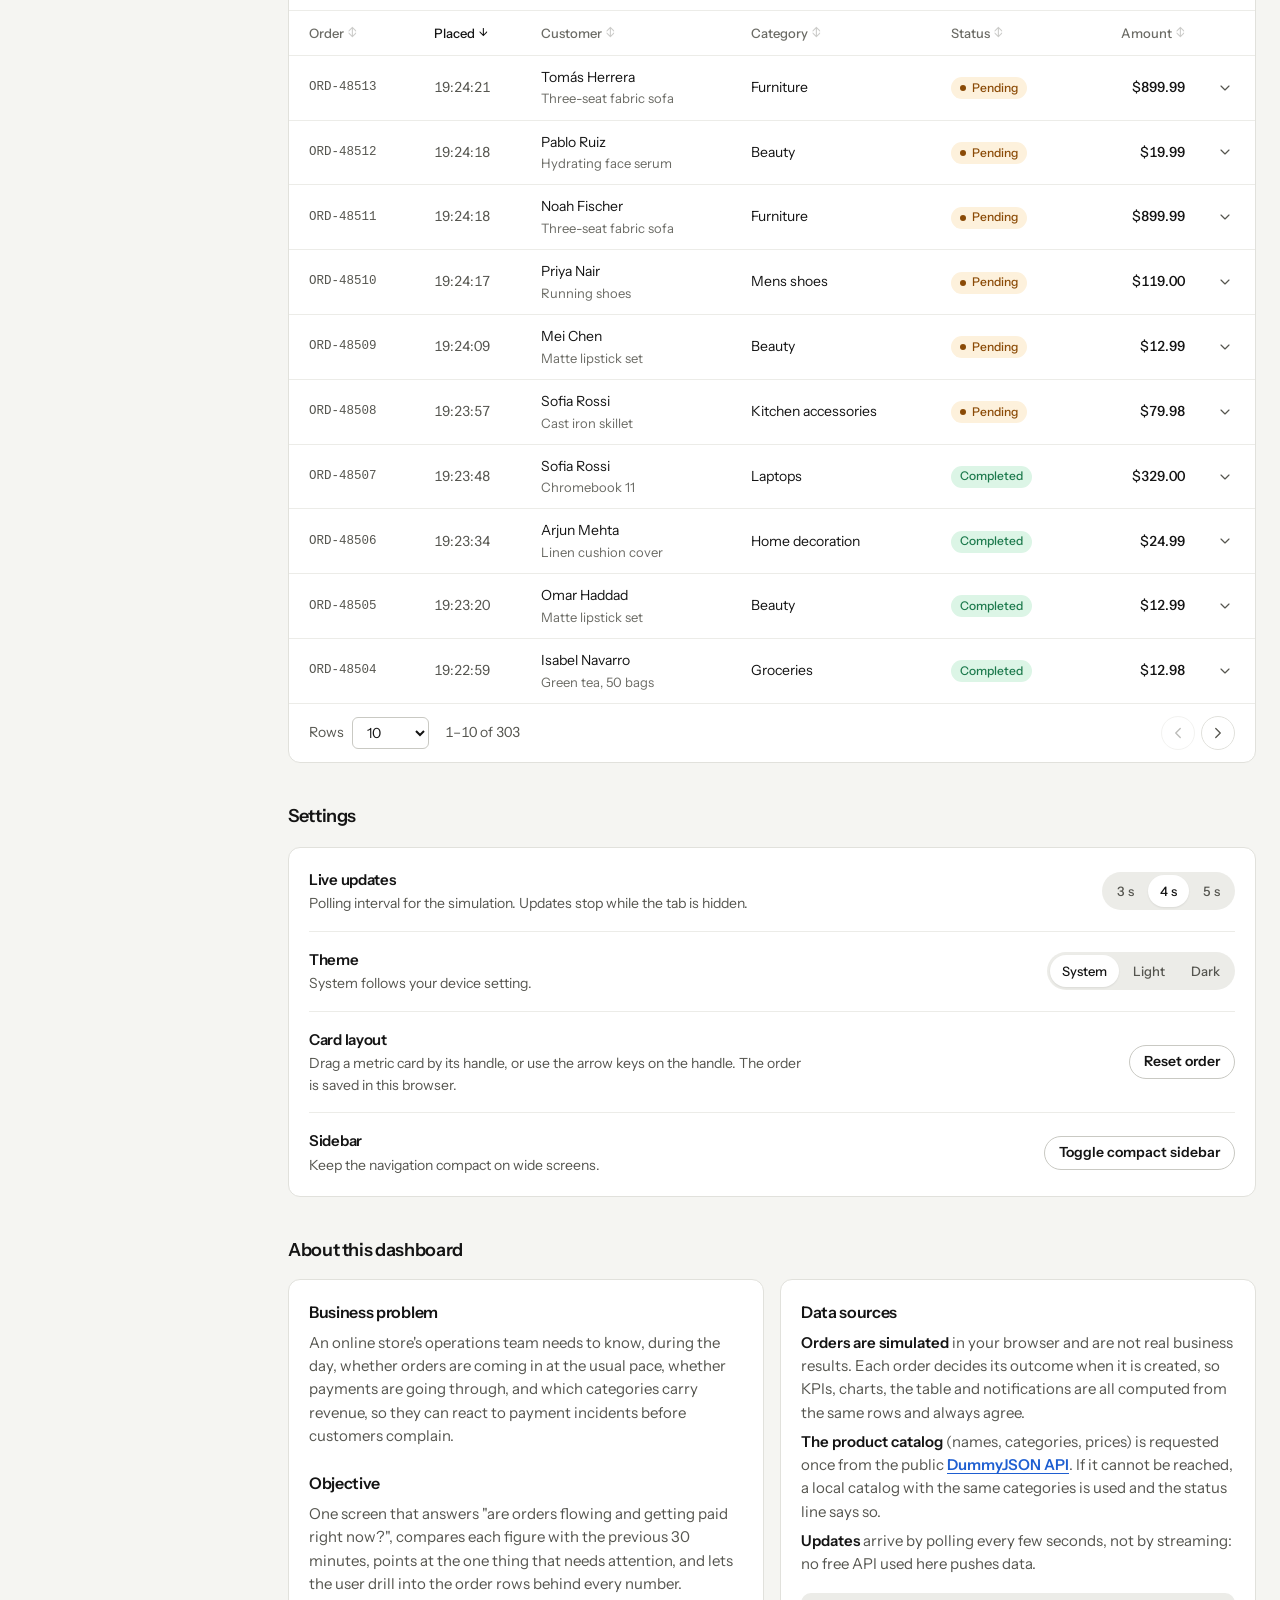
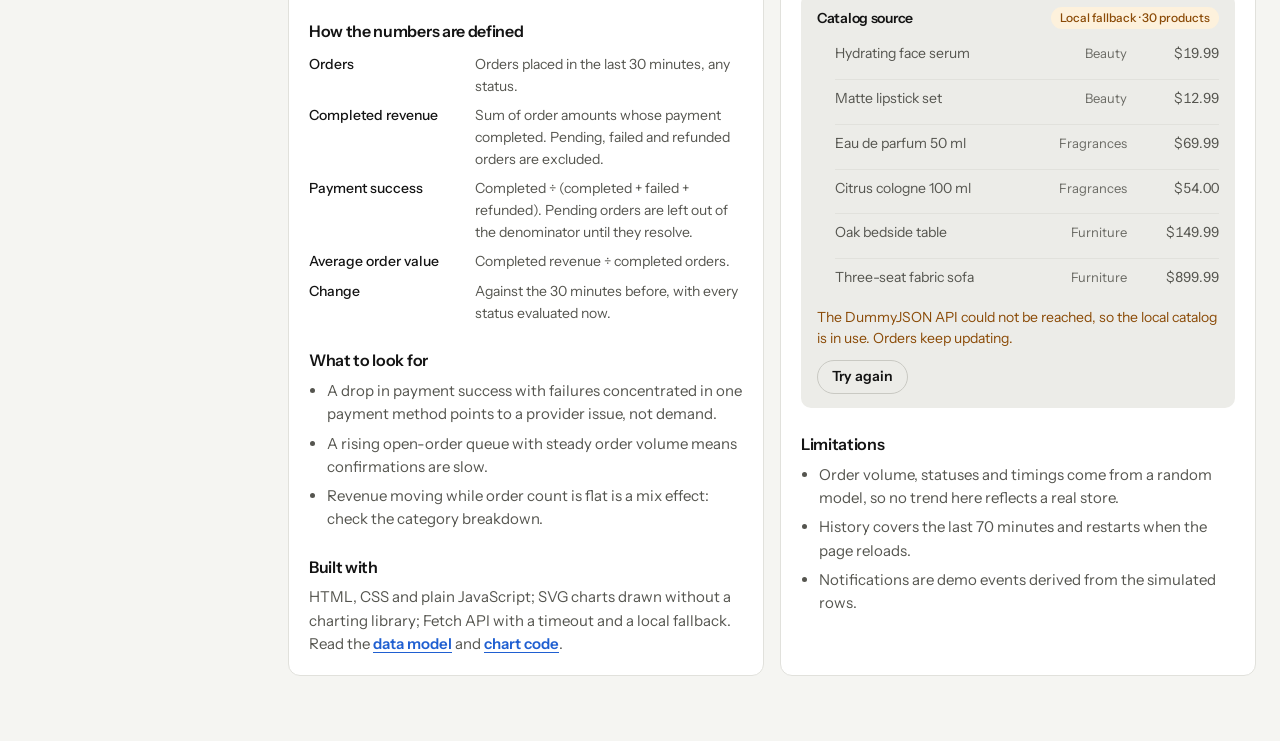
<file: dashboards/operations-monitor.html>
<!doctype html>
<html lang="en">
<head>
  <meta charset="utf-8">
  <meta name="viewport" content="width=device-width, initial-scale=1">
  <meta name="description" content="Operations Monitor: a real-time order analytics dashboard with KPIs, animated charts, an interactive orders table and event alerts. Orders are simulated; the product catalog comes from the DummyJSON API.">
  <meta name="theme-color" content="#f5f5f2" media="(prefers-color-scheme: light)">
  <meta name="theme-color" content="#0e0e0e" media="(prefers-color-scheme: dark)">
  <title>Operations Monitor | Data Analytics Portfolio</title>
  <script>(function(){var t;try{t=localStorage.getItem("pf-theme")}catch(e){}if(t!=="light"&&t!=="dark")t=matchMedia("(prefers-color-scheme: dark)").matches?"dark":"light";var r=document.documentElement;r.setAttribute("data-theme",t);r.classList.add("js");try{if(localStorage.getItem("ops-sidebar")==="collapsed")r.setAttribute("data-sidebar","collapsed")}catch(e){}})();</script>
  <link rel="preconnect" href="https://fonts.googleapis.com">
  <link rel="preconnect" href="https://fonts.gstatic.com" crossorigin>
  <link rel="stylesheet" href="https://fonts.googleapis.com/css2?family=Instrument+Sans:wght@400;500;600&display=swap">
  <link rel="stylesheet" href="../styles.css">
  <link rel="stylesheet" href="dashboard.css">
  <script src="../assets/js/ops-data.js" defer></script>
  <script src="../assets/js/charts.js" defer></script>
  <script src="../script.js" defer></script>
  <script src="dashboard.js" defer></script>
</head>
<body class="app">
  <a class="skip-link" href="#main">Skip to content</a>

  <div class="app-shell">
    <aside class="sidebar" id="sidebar" aria-label="Dashboard">
      <div class="sidebar-head">
        <a class="brand" href="#overview">
          <svg class="brand-mark" viewBox="0 0 28 28" aria-hidden="true"><rect width="28" height="28" rx="7"/><path d="M7 18l4.5-5 4 3L21 9" fill="none" stroke-width="2.2" stroke-linecap="round" stroke-linejoin="round"/><circle cx="21" cy="9" r="2.4"/></svg>
          <span class="sb-label">Operations Monitor<small>Demo store</small></span>
        </a>
        <button class="icon-button sb-close" type="button" data-sidebar-close aria-label="Close menu">
          <svg viewBox="0 0 24 24" fill="none" stroke="currentColor" stroke-width="1.75" stroke-linecap="round" aria-hidden="true"><path d="M18 6 6 18M6 6l12 12"/></svg>
        </button>
      </div>

      <nav class="sb-nav" aria-label="Sections">
        <span class="sb-indicator" aria-hidden="true"></span>
        <a href="#overview" data-label="Dashboard" aria-current="true">
          <svg viewBox="0 0 24 24" fill="none" stroke="currentColor" stroke-width="1.6" stroke-linejoin="round" aria-hidden="true"><path d="M3 3h7v9H3zM14 3h7v5h-7zM14 12h7v9h-7zM3 16h7v5H3z"/></svg>
          <span class="sb-label">Dashboard</span>
        </a>
        <a href="#analytics" data-label="Analytics">
          <svg viewBox="0 0 24 24" fill="none" stroke="currentColor" stroke-width="1.6" stroke-linecap="round" stroke-linejoin="round" aria-hidden="true"><path d="M3 3v18h18"/><path d="m19 9-5 5-4-4-3 3"/></svg>
          <span class="sb-label">Analytics</span>
        </a>
        <a href="#orders" data-label="Reports">
          <svg viewBox="0 0 24 24" fill="none" stroke="currentColor" stroke-width="1.6" stroke-linecap="round" stroke-linejoin="round" aria-hidden="true"><path d="M15 2H6a2 2 0 0 0-2 2v16a2 2 0 0 0 2 2h12a2 2 0 0 0 2-2V7Z"/><path d="M14 2v4a2 2 0 0 0 2 2h4M16 13H8M16 17H8M10 9H8"/></svg>
          <span class="sb-label">Reports</span>
        </a>
        <a href="#settings" data-label="Settings">
          <svg viewBox="0 0 24 24" fill="none" stroke="currentColor" stroke-width="1.6" stroke-linecap="round" aria-hidden="true"><path d="M21 4h-7M10 4H3M21 12h-9M8 12H3M21 20h-5M12 20H3M14 2v4M8 10v4M16 18v4"/></svg>
          <span class="sb-label">Settings</span>
        </a>
        <a href="#help" data-label="Help">
          <svg viewBox="0 0 24 24" fill="none" stroke="currentColor" stroke-width="1.6" stroke-linecap="round" stroke-linejoin="round" aria-hidden="true"><circle cx="12" cy="12" r="10"/><path d="M9.09 9a3 3 0 0 1 5.83 1c0 2-3 3-3 3M12 17h.01"/></svg>
          <span class="sb-label">Help</span>
        </a>
      </nav>

      <div class="sidebar-foot">
        <a class="sb-back" href="../index.html" data-label="Back to portfolio">
          <svg viewBox="0 0 24 24" fill="none" stroke="currentColor" stroke-width="1.6" stroke-linecap="round" stroke-linejoin="round" aria-hidden="true"><path d="M19 12H5M12 19l-7-7 7-7"/></svg>
          <span class="sb-label">Back to portfolio</span>
        </a>
        <button class="sb-collapse" type="button" data-sidebar-collapse aria-label="Collapse sidebar" aria-expanded="true" data-label="Expand sidebar">
          <svg viewBox="0 0 24 24" fill="none" stroke="currentColor" stroke-width="1.6" stroke-linejoin="round" aria-hidden="true"><rect x="3" y="3" width="18" height="18" rx="2"/><path d="M9 3v18"/></svg>
          <span class="sb-label">Collapse</span>
        </button>
      </div>
    </aside>
    <div class="sidebar-backdrop" data-sidebar-close aria-hidden="true"></div>

    <div class="app-main">
      <header class="topbar">
        <button class="icon-button sb-open" type="button" data-sidebar-open aria-label="Open menu" aria-controls="sidebar" aria-expanded="false">
          <svg viewBox="0 0 24 24" fill="none" stroke="currentColor" stroke-width="1.75" stroke-linecap="round" aria-hidden="true"><path d="M4 6h16M4 12h16M4 18h16"/></svg>
        </button>
        <div class="topbar-title">
          <h1>Orders overview</h1>
          <p class="data-status" id="data-status" role="status">
            <span class="status-dot" aria-hidden="true"></span>
            <span data-status-mode>Connecting to the catalog API…</span>
            <span class="status-time num" data-status-time></span>
          </p>
        </div>
        <div class="topbar-actions">
          <button class="button secondary pause-btn" type="button" data-pause aria-pressed="false">
            <svg class="i-pause" viewBox="0 0 24 24" fill="currentColor" aria-hidden="true"><rect x="6" y="5" width="4" height="14" rx="1"/><rect x="14" y="5" width="4" height="14" rx="1"/></svg>
            <svg class="i-play" viewBox="0 0 24 24" fill="currentColor" aria-hidden="true"><path d="M7 4.5v15a1 1 0 0 0 1.5.86l12-7.5a1 1 0 0 0 0-1.72l-12-7.5A1 1 0 0 0 7 4.5Z"/></svg>
            <span data-pause-label>Pause</span>
          </button>
          <div class="notif">
            <button class="icon-button notif-btn" type="button" data-notif-toggle aria-expanded="false" aria-controls="notif-panel" aria-label="Notifications">
              <svg viewBox="0 0 24 24" fill="none" stroke="currentColor" stroke-width="1.75" stroke-linecap="round" stroke-linejoin="round" aria-hidden="true"><path d="M6 8a6 6 0 0 1 12 0c0 7 3 9 3 9H3s3-2 3-9"/><path d="M10.3 21a1.94 1.94 0 0 0 3.4 0"/></svg>
              <span class="notif-count num" data-notif-count hidden></span>
            </button>
            <div class="notif-panel" id="notif-panel" role="dialog" aria-label="Notifications" hidden>
              <div class="notif-head">
                <div><strong>Notifications</strong><span class="pill">Demo events</span></div>
                <button class="link-button" type="button" data-notif-clear>Clear all</button>
              </div>
              <ul class="notif-list" data-notif-list></ul>
              <p class="notif-foot">Generated from the simulated orders every 10–30 seconds while updates run.</p>
            </div>
          </div>
          <button class="icon-button theme-toggle" type="button" data-theme-toggle aria-label="Switch theme">
            <svg class="icon-sun" viewBox="0 0 24 24" fill="none" stroke="currentColor" stroke-width="1.75" stroke-linecap="round" aria-hidden="true"><circle cx="12" cy="12" r="4"/><path d="M12 2v2M12 20v2M4.93 4.93l1.41 1.41M17.66 17.66l1.41 1.41M2 12h2M20 12h2M6.34 17.66l-1.41 1.41M19.07 4.93l-1.41 1.41"/></svg>
            <svg class="icon-moon" viewBox="0 0 24 24" fill="none" stroke="currentColor" stroke-width="1.75" stroke-linecap="round" stroke-linejoin="round" aria-hidden="true"><path d="M12 3a6 6 0 0 0 9 9 9 9 0 1 1-9-9Z"/></svg>
          </button>
        </div>
      </header>

      <main id="main" class="app-content">
        <noscript><p class="panel">This dashboard needs JavaScript to simulate and draw its data. The project write-up is in the <a class="text-link" href="#help">Help</a> section and on the <a class="text-link" href="../index.html">portfolio</a>.</p></noscript>

        <section id="overview" class="app-section" aria-labelledby="overview-title">
          <div class="finding">
            <h2 id="overview-title" class="visually-hidden">Dashboard</h2>
            <p data-finding>Loading the last 30 minutes of orders…</p>
            <button class="button secondary small" type="button" data-review-failed hidden>Review failed payments</button>
          </div>

          <div class="kpi-grid" data-kpi-grid aria-label="Key metrics, last 30 minutes. Cards can be reordered.">
            <article class="kpi" data-kpi="orders">
              <div class="kpi-head"><h3>Orders</h3><button class="kpi-handle" type="button" aria-label="Move Orders card" aria-haspopup="menu"><svg viewBox="0 0 24 24" fill="currentColor" aria-hidden="true"><circle cx="9" cy="5" r="1.5"/><circle cx="9" cy="12" r="1.5"/><circle cx="9" cy="19" r="1.5"/><circle cx="15" cy="5" r="1.5"/><circle cx="15" cy="12" r="1.5"/><circle cx="15" cy="19" r="1.5"/></svg></button></div>
              <p class="kpi-value num" data-value-for="orders"><span class="skeleton" style="width:60%"></span></p>
              <p class="kpi-delta" data-delta-for="orders">&nbsp;</p>
            </article>
            <article class="kpi" data-kpi="revenue">
              <div class="kpi-head"><h3>Completed revenue</h3><button class="kpi-handle" type="button" aria-label="Move Completed revenue card" aria-haspopup="menu"><svg viewBox="0 0 24 24" fill="currentColor" aria-hidden="true"><circle cx="9" cy="5" r="1.5"/><circle cx="9" cy="12" r="1.5"/><circle cx="9" cy="19" r="1.5"/><circle cx="15" cy="5" r="1.5"/><circle cx="15" cy="12" r="1.5"/><circle cx="15" cy="19" r="1.5"/></svg></button></div>
              <p class="kpi-value num" data-value-for="revenue"><span class="skeleton" style="width:70%"></span></p>
              <p class="kpi-delta" data-delta-for="revenue">&nbsp;</p>
            </article>
            <article class="kpi" data-kpi="success">
              <div class="kpi-head"><h3>Payment success</h3><button class="kpi-handle" type="button" aria-label="Move Payment success card" aria-haspopup="menu"><svg viewBox="0 0 24 24" fill="currentColor" aria-hidden="true"><circle cx="9" cy="5" r="1.5"/><circle cx="9" cy="12" r="1.5"/><circle cx="9" cy="19" r="1.5"/><circle cx="15" cy="5" r="1.5"/><circle cx="15" cy="12" r="1.5"/><circle cx="15" cy="19" r="1.5"/></svg></button></div>
              <p class="kpi-value num" data-value-for="success"><span class="skeleton" style="width:50%"></span></p>
              <p class="kpi-delta" data-delta-for="success">&nbsp;</p>
            </article>
            <article class="kpi" data-kpi="aov">
              <div class="kpi-head"><h3>Average order value</h3><button class="kpi-handle" type="button" aria-label="Move Average order value card" aria-haspopup="menu"><svg viewBox="0 0 24 24" fill="currentColor" aria-hidden="true"><circle cx="9" cy="5" r="1.5"/><circle cx="9" cy="12" r="1.5"/><circle cx="9" cy="19" r="1.5"/><circle cx="15" cy="5" r="1.5"/><circle cx="15" cy="12" r="1.5"/><circle cx="15" cy="19" r="1.5"/></svg></button></div>
              <p class="kpi-value num" data-value-for="aov"><span class="skeleton" style="width:55%"></span></p>
              <p class="kpi-delta" data-delta-for="aov">&nbsp;</p>
            </article>
          </div>

          <div class="grid-2-1">
            <article class="card">
              <div class="card-head">
                <div><h3>Order value placed</h3><p>Rolling 5-minute total, sampled at every update</p></div>
                <span class="card-meta num" data-line-last></span>
              </div>
              <div class="chart-box chart-lg" data-chart="line"><div class="skeleton skeleton-chart"></div></div>
            </article>
            <article class="card">
              <div class="card-head"><div><h3>Order status</h3><p>Orders placed in the last 30 minutes</p></div></div>
              <div class="ring-wrap">
                <div class="ring-box" data-chart="ring"><div class="ring-center"><b class="num" data-ring-total>—</b><span>orders</span></div></div>
                <table class="legend-table" data-ring-legend aria-label="Order status breakdown"></table>
              </div>
            </article>
          </div>
        </section>

        <section id="analytics" class="app-section" aria-labelledby="analytics-title">
          <h2 id="analytics-title" class="section-title">Analytics</h2>
          <div class="grid-1-1">
            <article class="card">
              <div class="card-head">
                <div><h3>Orders per 5 minutes</h3><p>Last hour. The dashed bar is the bucket still filling.</p></div>
              </div>
              <div class="chart-box" data-chart="columns"><div class="skeleton skeleton-chart"></div></div>
            </article>
            <article class="card">
              <div class="card-head">
                <div><h3>Open orders</h3><p>Waiting for payment confirmation, at each update</p></div>
                <span class="card-meta num" data-open-now></span>
              </div>
              <div class="chart-box" data-chart="area"><div class="skeleton skeleton-chart"></div></div>
            </article>
          </div>
          <article class="card">
            <div class="card-head">
              <div><h3>Revenue by category</h3><p>Completed revenue, last 30 minutes. Top five categories and the rest grouped.</p></div>
            </div>
            <ol class="cat-list" data-categories></ol>
          </article>
        </section>

        <section id="orders" class="app-section" aria-labelledby="orders-title">
          <article class="card table-card">
            <div class="card-head table-head">
              <div><h2 id="orders-title" class="card-title">Recent orders</h2><p data-table-summary>Orders from the last 70 minutes</p></div>
              <div class="seg" role="group" aria-label="Filter by status" data-status-filter>
                <button type="button" data-filter="all" aria-pressed="true">All</button>
                <button type="button" data-filter="completed" aria-pressed="false">Completed</button>
                <button type="button" data-filter="pending" aria-pressed="false">Pending</button>
                <button type="button" data-filter="failed" aria-pressed="false">Failed</button>
                <button type="button" data-filter="refunded" aria-pressed="false">Refunded</button>
              </div>
            </div>
            <div class="table-scroll">
              <table class="orders-table">
                <caption class="visually-hidden">Recent orders, simulated. Column headers sort the table.</caption>
                <thead>
                  <tr>
                    <th scope="col" data-sort="id"><button type="button">Order</button></th>
                    <th scope="col" data-sort="t" aria-sort="descending"><button type="button">Placed</button></th>
                    <th scope="col" data-sort="customer"><button type="button">Customer</button></th>
                    <th scope="col" data-sort="categoryLabel" class="col-cat"><button type="button">Category</button></th>
                    <th scope="col" data-sort="status"><button type="button">Status</button></th>
                    <th scope="col" data-sort="amount" class="num"><button type="button">Amount</button></th>
                    <th scope="col" class="col-action"><span class="visually-hidden">Details</span></th>
                  </tr>
                </thead>
                <tbody data-rows>
                  <tr class="skeleton-row"><td colspan="7"><span class="skeleton"></span></td></tr>
                  <tr class="skeleton-row"><td colspan="7"><span class="skeleton"></span></td></tr>
                  <tr class="skeleton-row"><td colspan="7"><span class="skeleton"></span></td></tr>
                </tbody>
              </table>
              <div class="table-empty" data-table-empty hidden>
                <p data-empty-text>No orders match this filter.</p>
                <button class="button secondary small" type="button" data-filter-reset>Show all orders</button>
              </div>
            </div>
            <div class="table-foot">
              <label class="page-size">Rows
                <select data-page-size>
                  <option value="10">10</option>
                  <option value="25">25</option>
                  <option value="50">50</option>
                </select>
              </label>
              <span class="num" data-page-info></span>
              <div class="pager">
                <button class="icon-button" type="button" data-page="-1" aria-label="Previous page"><svg viewBox="0 0 24 24" fill="none" stroke="currentColor" stroke-width="1.75" stroke-linecap="round" stroke-linejoin="round" aria-hidden="true"><path d="m15 18-6-6 6-6"/></svg></button>
                <button class="icon-button" type="button" data-page="1" aria-label="Next page"><svg viewBox="0 0 24 24" fill="none" stroke="currentColor" stroke-width="1.75" stroke-linecap="round" stroke-linejoin="round" aria-hidden="true"><path d="m9 18 6-6-6-6"/></svg></button>
              </div>
            </div>
          </article>
        </section>

        <section id="settings" class="app-section" aria-labelledby="settings-title">
          <h2 id="settings-title" class="section-title">Settings</h2>
          <article class="card settings">
            <div class="setting">
              <div><h3>Live updates</h3><p>Polling interval for the simulation. Updates stop while the tab is hidden.</p></div>
              <div class="seg" role="group" aria-label="Update interval" data-interval>
                <button type="button" data-ms="3000" aria-pressed="false">3 s</button>
                <button type="button" data-ms="4000" aria-pressed="true">4 s</button>
                <button type="button" data-ms="5000" aria-pressed="false">5 s</button>
              </div>
            </div>
            <div class="setting">
              <div><h3>Theme</h3><p>System follows your device setting.</p></div>
              <div class="seg" role="group" aria-label="Theme" data-theme-mode>
                <button type="button" data-mode="system" aria-pressed="true">System</button>
                <button type="button" data-mode="light" aria-pressed="false">Light</button>
                <button type="button" data-mode="dark" aria-pressed="false">Dark</button>
              </div>
            </div>
            <div class="setting">
              <div><h3>Card layout</h3><p>Drag a metric card by its handle, or use the arrow keys on the handle. The order is saved in this browser.</p></div>
              <button class="button secondary small" type="button" data-reset-layout>Reset order</button>
            </div>
            <div class="setting">
              <div><h3>Sidebar</h3><p>Keep the navigation compact on wide screens.</p></div>
              <button class="button secondary small" type="button" data-sidebar-collapse>Toggle compact sidebar</button>
            </div>
          </article>
        </section>

        <section id="help" class="app-section" aria-labelledby="help-title">
          <h2 id="help-title" class="section-title">About this dashboard</h2>
          <div class="grid-1-1">
            <article class="card prose">
              <h3>Business problem</h3>
              <p>An online store's operations team needs to know, during the day, whether orders are coming in at the usual pace, whether payments are going through, and which categories carry revenue, so they can react to payment incidents before customers complain.</p>
              <h3>Objective</h3>
              <p>One screen that answers "are orders flowing and getting paid right now?", compares each figure with the previous 30 minutes, points at the one thing that needs attention, and lets the user drill into the order rows behind every number.</p>
              <h3>How the numbers are defined</h3>
              <dl class="defs">
                <dt>Orders</dt><dd>Orders placed in the last 30 minutes, any status.</dd>
                <dt>Completed revenue</dt><dd>Sum of order amounts whose payment completed. Pending, failed and refunded orders are excluded.</dd>
                <dt>Payment success</dt><dd>Completed ÷ (completed + failed + refunded). Pending orders are left out of the denominator until they resolve.</dd>
                <dt>Average order value</dt><dd>Completed revenue ÷ completed orders.</dd>
                <dt>Change</dt><dd>Against the 30 minutes before, with every status evaluated now.</dd>
              </dl>
              <h3>What to look for</h3>
              <ul>
                <li>A drop in payment success with failures concentrated in one payment method points to a provider issue, not demand.</li>
                <li>A rising open-order queue with steady order volume means confirmations are slow.</li>
                <li>Revenue moving while order count is flat is a mix effect: check the category breakdown.</li>
              </ul>
              <h3>Built with</h3>
              <p>HTML, CSS and plain JavaScript; SVG charts drawn without a charting library; Fetch API with a timeout and a local fallback. Read the <a class="text-link" href="../assets/js/ops-data.js">data model</a> and <a class="text-link" href="../assets/js/charts.js">chart code</a>.</p>
            </article>
            <article class="card prose">
              <h3>Data sources</h3>
              <p><strong>Orders are simulated</strong> in your browser and are not real business results. Each order decides its outcome when it is created, so KPIs, charts, the table and notifications are all computed from the same rows and always agree.</p>
              <p><strong>The product catalog</strong> (names, categories, prices) is requested once from the public <a class="text-link" href="https://dummyjson.com/docs/products" target="_blank" rel="noreferrer">DummyJSON API</a>. If it cannot be reached, a local catalog with the same categories is used and the status line says so.</p>
              <p><strong>Updates</strong> arrive by polling every few seconds, not by streaming: no free API used here pushes data.</p>
              <div class="source-box" data-source-box aria-live="polite">
                <div class="source-head"><h4>Catalog source</h4><span class="pill" data-source-pill>Loading</span></div>
                <ul class="source-list" data-source-list>
                  <li class="skeleton-line"><span class="skeleton"></span></li>
                  <li class="skeleton-line"><span class="skeleton"></span></li>
                  <li class="skeleton-line"><span class="skeleton"></span></li>
                </ul>
                <div class="source-error" data-source-error hidden>
                  <p>The DummyJSON API could not be reached, so the local catalog is in use. Orders keep updating.</p>
                  <button class="button secondary small" type="button" data-source-retry>Try again</button>
                </div>
              </div>
              <h3>Limitations</h3>
              <ul>
                <li>Order volume, statuses and timings come from a random model, so no trend here reflects a real store.</li>
                <li>History covers the last 70 minutes and restarts when the page reloads.</li>
                <li>Notifications are demo events derived from the simulated rows.</li>
              </ul>
            </article>
          </div>
        </section>
      </main>
    </div>
  </div>

  <div class="kpi-menu" role="menu" data-kpi-menu hidden>
    <button type="button" role="menuitem" data-move="first">Move to start</button>
    <button type="button" role="menuitem" data-move="-1">Move earlier</button>
    <button type="button" role="menuitem" data-move="1">Move later</button>
    <button type="button" role="menuitem" data-move="last">Move to end</button>
  </div>
  <p class="visually-hidden" aria-live="polite" data-announce></p>
</body>
</html>
</file>
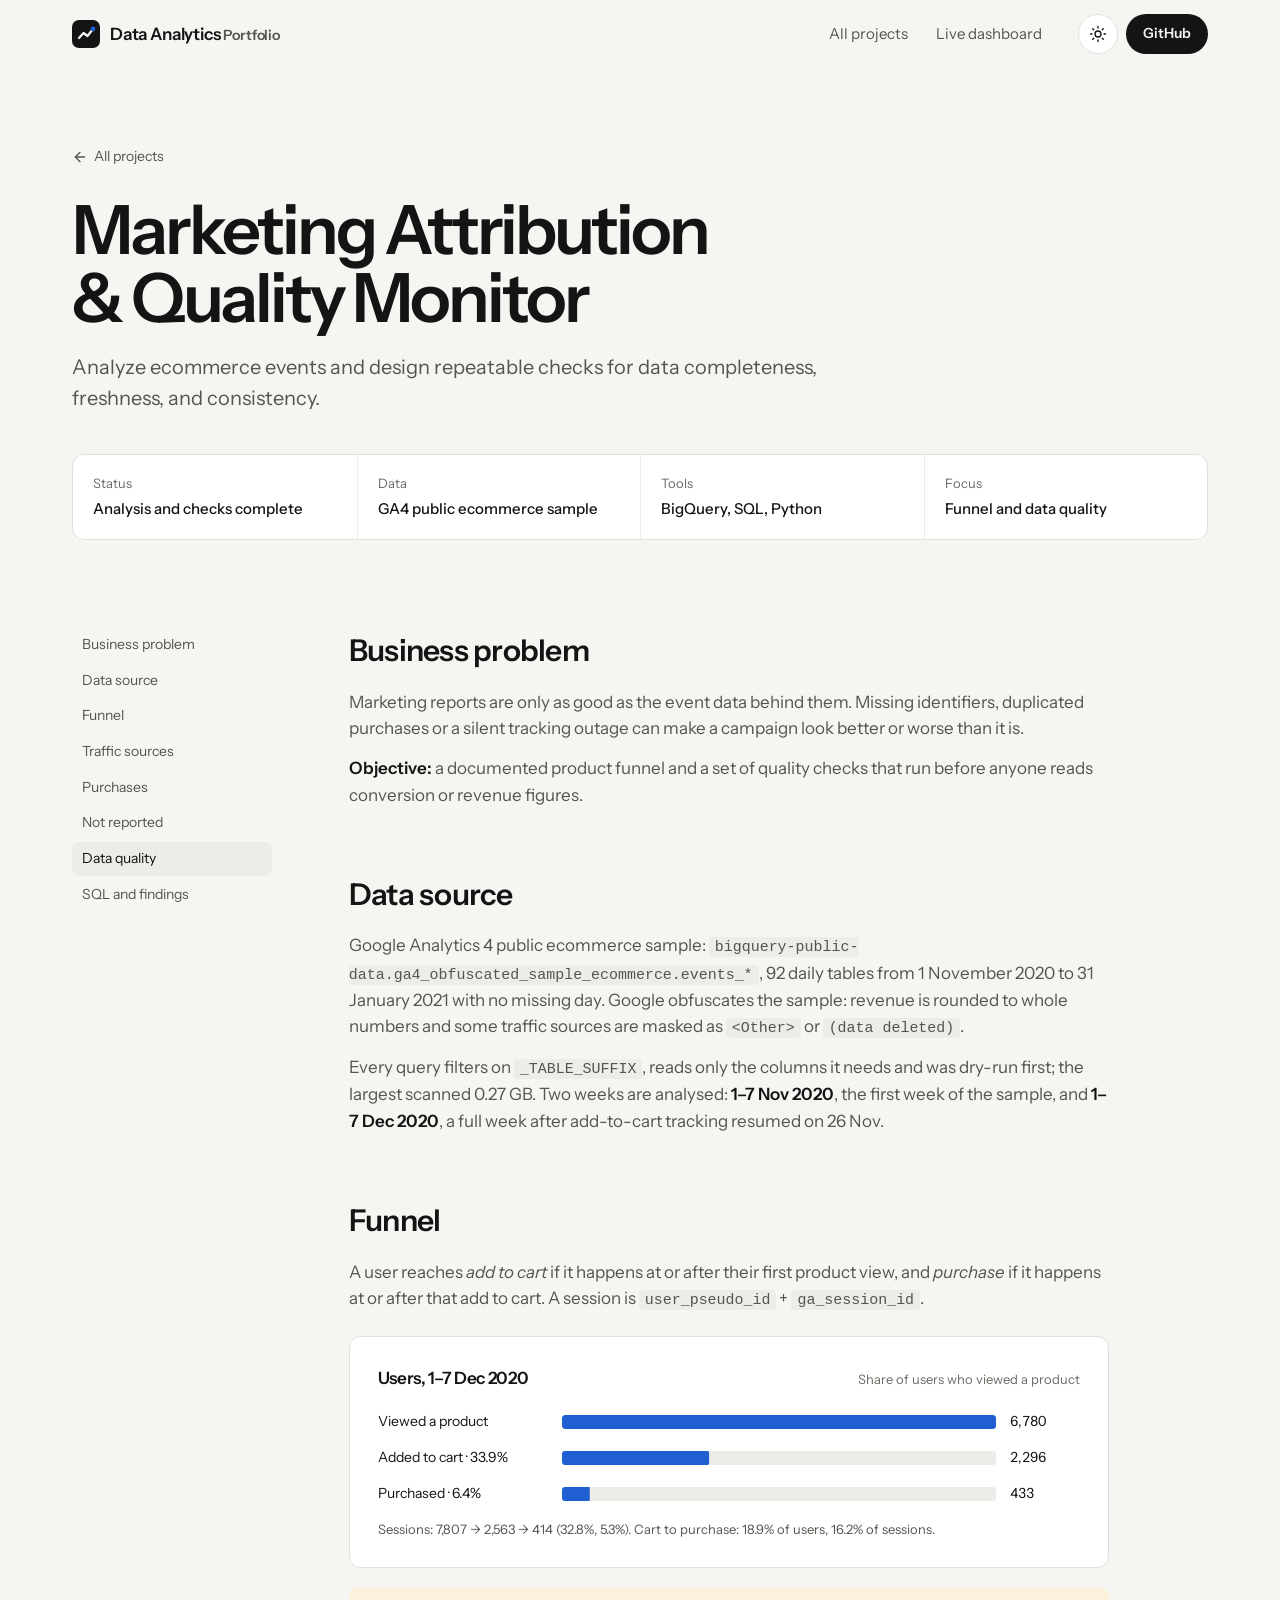
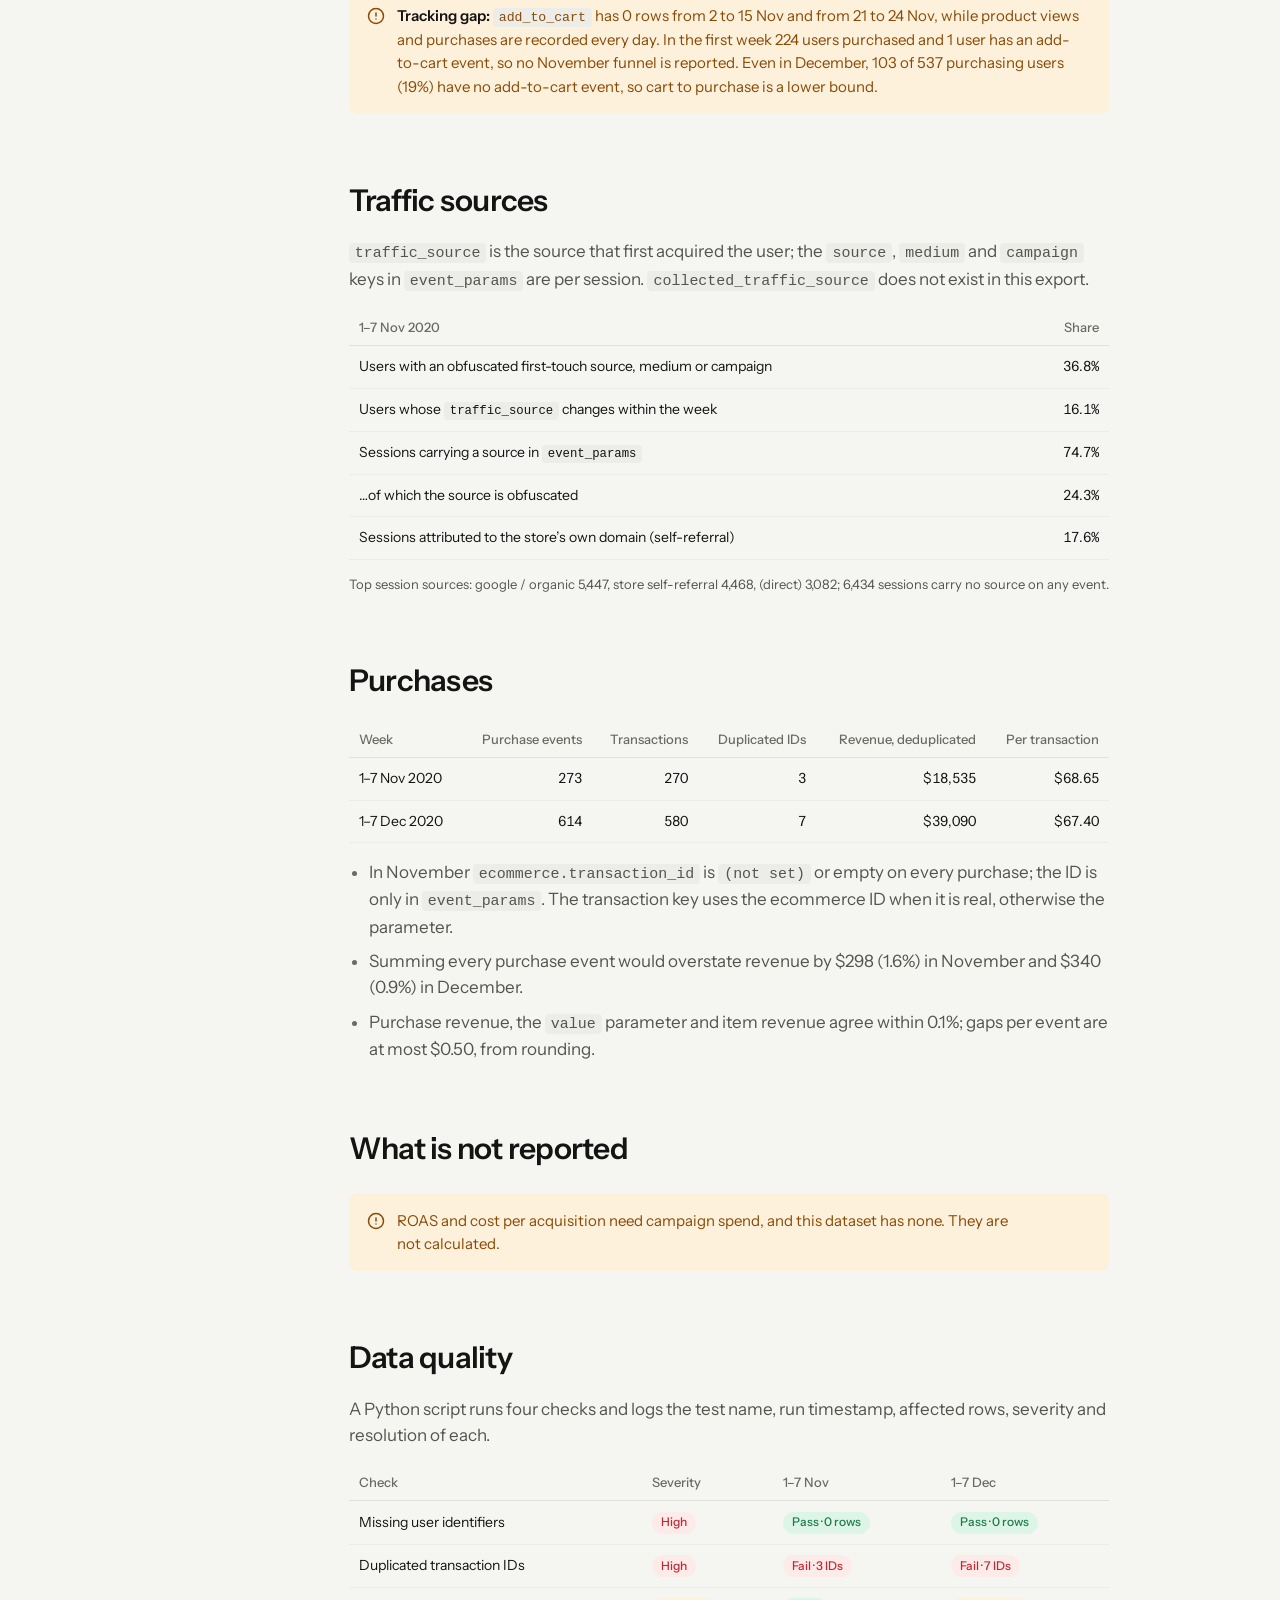
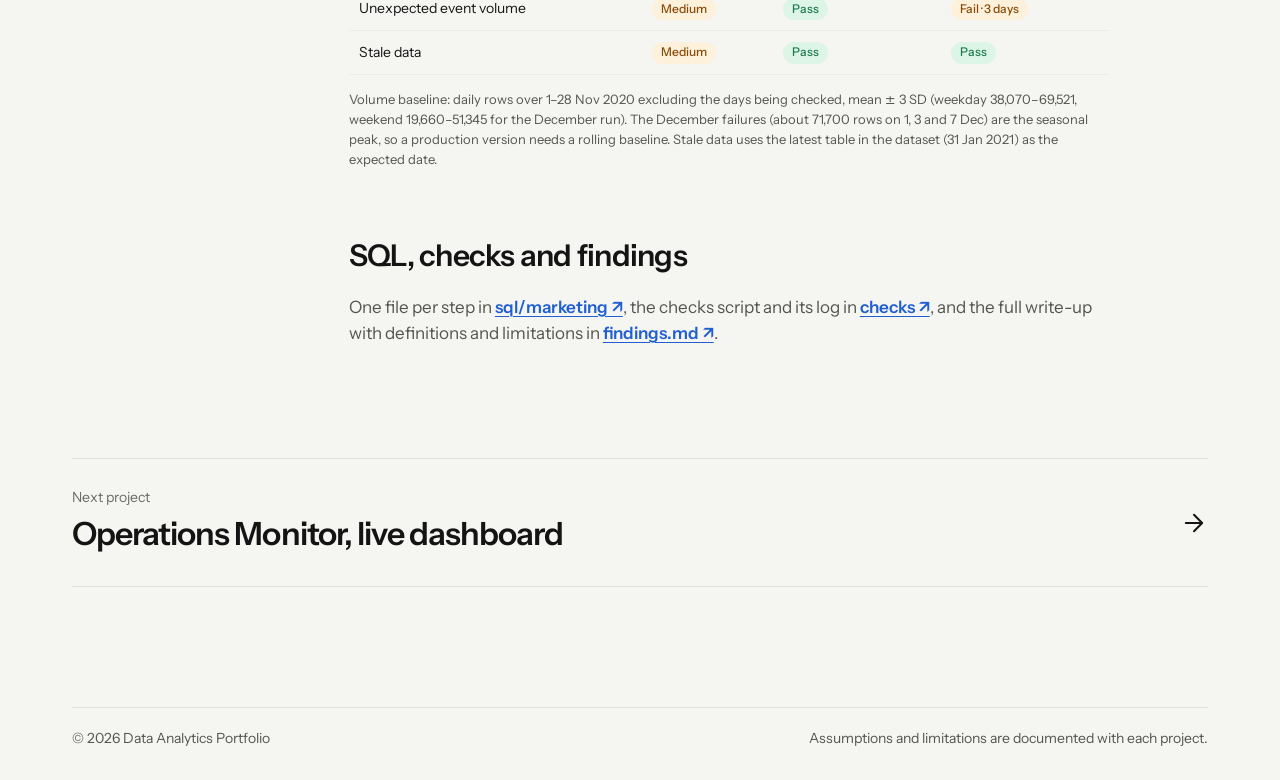
<file: projects/marketing-quality.html>
<!doctype html>
<html lang="en">
<head>
  <meta charset="utf-8">
  <meta name="viewport" content="width=device-width, initial-scale=1">
  <meta name="description" content="Marketing data quality case study: GA4 ecommerce funnel, traffic-source obfuscation, purchase validation and four automated data-quality checks in BigQuery.">
  <title>Marketing Analytics &amp; Quality | Portfolio</title>
  <script>(function(){var t;try{t=localStorage.getItem("pf-theme")}catch(e){}if(t!=="light"&&t!=="dark")t=matchMedia("(prefers-color-scheme: dark)").matches?"dark":"light";var r=document.documentElement;r.setAttribute("data-theme",t);r.classList.add("js")})();</script>
  <link rel="preconnect" href="https://fonts.googleapis.com">
  <link rel="preconnect" href="https://fonts.gstatic.com" crossorigin>
  <link rel="stylesheet" href="https://fonts.googleapis.com/css2?family=Instrument+Sans:wght@400;500;600&display=swap">
  <link rel="stylesheet" href="../styles.css">
  <script src="../script.js" defer></script>
</head>
<body>
  <a class="skip-link" href="#main">Skip to content</a>
  <header class="site-header">
    <nav class="nav" aria-label="Main">
      <a class="brand" href="../index.html">
        <svg class="brand-mark" viewBox="0 0 28 28" aria-hidden="true"><rect width="28" height="28" rx="7"/><path d="M7 18l4.5-5 4 3L21 9" fill="none" stroke-width="2.2" stroke-linecap="round" stroke-linejoin="round"/><circle cx="21" cy="9" r="2.4"/></svg>
        <span class="brand-name">Data Analytics <small class="muted">Portfolio</small></span>
      </a>
      <div class="nav-links">
        <a href="../index.html#projects">All projects</a>
        <a class="nav-keep" href="../dashboards/operations-monitor.html">Live dashboard</a>
      </div>
      <div class="nav-actions">
        <button class="icon-button theme-toggle" type="button" data-theme-toggle aria-label="Switch theme">
          <svg class="icon-sun" viewBox="0 0 24 24" fill="none" stroke="currentColor" stroke-width="1.75" stroke-linecap="round" aria-hidden="true"><circle cx="12" cy="12" r="4"/><path d="M12 2v2M12 20v2M4.93 4.93l1.41 1.41M17.66 17.66l1.41 1.41M2 12h2M20 12h2M6.34 17.66l-1.41 1.41M19.07 4.93l-1.41 1.41"/></svg>
          <svg class="icon-moon" viewBox="0 0 24 24" fill="none" stroke="currentColor" stroke-width="1.75" stroke-linecap="round" stroke-linejoin="round" aria-hidden="true"><path d="M12 3a6 6 0 0 0 9 9 9 9 0 1 1-9-9Z"/></svg>
        </button>
        <a class="button primary" href="https://github.com/osuazo33/" target="_blank" rel="noreferrer">GitHub</a>
      </div>
    </nav>
  </header>

  <main id="main">
    <div class="case-hero">
      <a class="breadcrumb" href="../index.html#projects"><svg viewBox="0 0 24 24" fill="none" stroke="currentColor" stroke-width="2" stroke-linecap="round" stroke-linejoin="round" aria-hidden="true"><path d="M19 12H5M12 19l-7-7 7-7"/></svg>All projects</a>
      <h1>Marketing Attribution &amp; Quality Monitor</h1>
      <p class="lead">Analyze ecommerce events and design repeatable checks for data completeness, freshness, and consistency.</p>
      <dl class="case-facts">
        <div><dt>Status</dt><dd>Analysis and checks complete</dd></div>
        <div><dt>Data</dt><dd>GA4 public ecommerce sample</dd></div>
        <div><dt>Tools</dt><dd>BigQuery, SQL, Python</dd></div>
        <div><dt>Focus</dt><dd>Funnel and data quality</dd></div>
      </dl>
    </div>

    <div class="case-layout">
      <nav class="case-toc" aria-label="On this page">
        <a href="#problem">Business problem</a>
        <a href="#data">Data source</a>
        <a href="#funnel">Funnel</a>
        <a href="#traffic">Traffic sources</a>
        <a href="#purchases">Purchases</a>
        <a href="#metrics">Not reported</a>
        <a href="#quality">Data quality</a>
        <a href="#sql">SQL and findings</a>
      </nav>
      <div class="case-body">
        <section id="problem">
          <h2>Business problem</h2>
          <p>Marketing reports are only as good as the event data behind them. Missing identifiers, duplicated purchases or a silent tracking outage can make a campaign look better or worse than it is.</p>
          <p><strong>Objective:</strong> a documented product funnel and a set of quality checks that run before anyone reads conversion or revenue figures.</p>
        </section>

        <section id="data">
          <h2>Data source</h2>
          <p>Google Analytics 4 public ecommerce sample: <code>bigquery-public-data.ga4_obfuscated_sample_ecommerce.events_*</code>, 92 daily tables from 1 November 2020 to 31 January 2021 with no missing day. Google obfuscates the sample: revenue is rounded to whole numbers and some traffic sources are masked as <code>&lt;Other&gt;</code> or <code>(data deleted)</code>.</p>
          <p>Every query filters on <code>_TABLE_SUFFIX</code>, reads only the columns it needs and was dry-run first; the largest scanned 0.27 GB. Two weeks are analysed: <strong>1&ndash;7 Nov 2020</strong>, the first week of the sample, and <strong>1&ndash;7 Dec 2020</strong>, a full week after add-to-cart tracking resumed on 26 Nov.</p>
        </section>

        <section id="funnel">
          <h2>Funnel</h2>
          <p>A user reaches <em>add to cart</em> if it happens at or after their first product view, and <em>purchase</em> if it happens at or after that add to cart. A session is <code>user_pseudo_id</code> + <code>ga_session_id</code>.</p>
          <div class="panel">
            <div class="panel-title"><h3>Users, 1&ndash;7 Dec 2020</h3><small>Share of users who viewed a product</small></div>
            <div class="compare" role="img" aria-label="User funnel, 1 to 7 December 2020: 6,780 viewed a product, 2,296 added to cart, 433 purchased">
              <div class="compare-row"><span>Viewed a product</span><span class="compare-track"><span class="compare-bar" style="--v:1"></span></span><span class="num">6,780</span></div>
              <div class="compare-row"><span>Added to cart &middot; 33.9%</span><span class="compare-track"><span class="compare-bar" style="--v:.339"></span></span><span class="num">2,296</span></div>
              <div class="compare-row"><span>Purchased &middot; 6.4%</span><span class="compare-track"><span class="compare-bar" style="--v:.064"></span></span><span class="num">433</span></div>
            </div>
            <p class="figure-caption">Sessions: 7,807 &rarr; 2,563 &rarr; 414 (32.8%, 5.3%). Cart to purchase: 18.9% of users, 16.2% of sessions.</p>
          </div>
          <div class="note"><svg viewBox="0 0 24 24" fill="none" stroke="currentColor" stroke-width="2" stroke-linecap="round" stroke-linejoin="round" aria-hidden="true"><circle cx="12" cy="12" r="10"/><path d="M12 8v4M12 16h.01"/></svg><p><strong>Tracking gap:</strong> <code>add_to_cart</code> has 0 rows from 2 to 15 Nov and from 21 to 24 Nov, while product views and purchases are recorded every day. In the first week 224 users purchased and 1 user has an add-to-cart event, so no November funnel is reported. Even in December, 103 of 537 purchasing users (19%) have no add-to-cart event, so cart to purchase is a lower bound.</p></div>
        </section>

        <section id="traffic">
          <h2>Traffic sources</h2>
          <p><code>traffic_source</code> is the source that first acquired the user; the <code>source</code>, <code>medium</code> and <code>campaign</code> keys in <code>event_params</code> are per session. <code>collected_traffic_source</code> does not exist in this export.</p>
          <div class="table-scroll">
            <table class="data-table">
              <thead><tr><th>1&ndash;7 Nov 2020</th><th class="num">Share</th></tr></thead>
              <tbody>
                <tr><td>Users with an obfuscated first-touch source, medium or campaign</td><td class="num">36.8%</td></tr>
                <tr><td>Users whose <code>traffic_source</code> changes within the week</td><td class="num">16.1%</td></tr>
                <tr><td>Sessions carrying a source in <code>event_params</code></td><td class="num">74.7%</td></tr>
                <tr><td>&hellip;of which the source is obfuscated</td><td class="num">24.3%</td></tr>
                <tr><td>Sessions attributed to the store&rsquo;s own domain (self-referral)</td><td class="num">17.6%</td></tr>
              </tbody>
            </table>
          </div>
          <p class="figure-caption">Top session sources: google / organic 5,447, store self-referral 4,468, (direct) 3,082; 6,434 sessions carry no source on any event.</p>
        </section>

        <section id="purchases">
          <h2>Purchases</h2>
          <div class="table-scroll">
            <table class="data-table">
              <thead><tr><th>Week</th><th class="num">Purchase events</th><th class="num">Transactions</th><th class="num">Duplicated IDs</th><th class="num">Revenue, deduplicated</th><th class="num">Per transaction</th></tr></thead>
              <tbody>
                <tr><td>1&ndash;7 Nov 2020</td><td class="num">273</td><td class="num">270</td><td class="num">3</td><td class="num">$18,535</td><td class="num">$68.65</td></tr>
                <tr><td>1&ndash;7 Dec 2020</td><td class="num">614</td><td class="num">580</td><td class="num">7</td><td class="num">$39,090</td><td class="num">$67.40</td></tr>
              </tbody>
            </table>
          </div>
          <ul>
            <li>In November <code>ecommerce.transaction_id</code> is <code>(not set)</code> or empty on every purchase; the ID is only in <code>event_params</code>. The transaction key uses the ecommerce ID when it is real, otherwise the parameter.</li>
            <li>Summing every purchase event would overstate revenue by $298 (1.6%) in November and $340 (0.9%) in December.</li>
            <li>Purchase revenue, the <code>value</code> parameter and item revenue agree within 0.1%; gaps per event are at most $0.50, from rounding.</li>
          </ul>
        </section>

        <section id="metrics">
          <h2>What is not reported</h2>
          <div class="note"><svg viewBox="0 0 24 24" fill="none" stroke="currentColor" stroke-width="2" stroke-linecap="round" stroke-linejoin="round" aria-hidden="true"><circle cx="12" cy="12" r="10"/><path d="M12 8v4M12 16h.01"/></svg><p>ROAS and cost per acquisition need campaign spend, and this dataset has none. They are not calculated.</p></div>
        </section>

        <section id="quality">
          <h2>Data quality</h2>
          <p>A Python script runs four checks and logs the test name, run timestamp, affected rows, severity and resolution of each.</p>
          <div class="table-scroll">
            <table class="data-table">
              <thead><tr><th>Check</th><th>Severity</th><th>1&ndash;7 Nov</th><th>1&ndash;7 Dec</th></tr></thead>
              <tbody>
                <tr><td>Missing user identifiers</td><td><span class="pill is-high">High</span></td><td><span class="pill is-positive">Pass · 0 rows</span></td><td><span class="pill is-positive">Pass · 0 rows</span></td></tr>
                <tr><td>Duplicated transaction IDs</td><td><span class="pill is-high">High</span></td><td><span class="pill is-high">Fail · 3 IDs</span></td><td><span class="pill is-high">Fail · 7 IDs</span></td></tr>
                <tr><td>Unexpected event volume</td><td><span class="pill is-medium">Medium</span></td><td><span class="pill is-positive">Pass</span></td><td><span class="pill is-medium">Fail · 3 days</span></td></tr>
                <tr><td>Stale data</td><td><span class="pill is-medium">Medium</span></td><td><span class="pill is-positive">Pass</span></td><td><span class="pill is-positive">Pass</span></td></tr>
              </tbody>
            </table>
          </div>
          <p class="figure-caption">Volume baseline: daily rows over 1&ndash;28 Nov 2020 excluding the days being checked, mean &plusmn; 3 SD (weekday 38,070&ndash;69,521, weekend 19,660&ndash;51,345 for the December run). The December failures (about 71,700 rows on 1, 3 and 7 Dec) are the seasonal peak, so a production version needs a rolling baseline. Stale data uses the latest table in the dataset (31 Jan 2021) as the expected date.</p>
        </section>

        <section id="sql">
          <h2>SQL, checks and findings</h2>
          <p>One file per step in <a class="text-link" href="https://github.com/osuazo33/osuazo-Portfolio.github.io/tree/main/sql/marketing">sql/marketing ↗</a>, the checks script and its log in <a class="text-link" href="https://github.com/osuazo33/osuazo-Portfolio.github.io/tree/main/checks">checks ↗</a>, and the full write-up with definitions and limitations in <a class="text-link" href="https://github.com/osuazo33/osuazo-Portfolio.github.io/blob/main/findings.md">findings.md ↗</a>.</p>
        </section>
      </div>
    </div>

    <div class="case-next">
      <a href="../dashboards/operations-monitor.html"><span><small>Next project</small><strong>Operations Monitor, live dashboard</strong></span><svg viewBox="0 0 24 24" fill="none" stroke="currentColor" stroke-width="1.75" stroke-linecap="round" stroke-linejoin="round" aria-hidden="true"><path d="M5 12h14M12 5l7 7-7 7"/></svg></a>
    </div>
  </main>

  <footer class="site-footer">
    <div class="footer-row">
      <span>© <span data-year></span> Data Analytics Portfolio</span>
      <span>Assumptions and limitations are documented with each project.</span>
    </div>
  </footer>
</body>
</html>
</file>
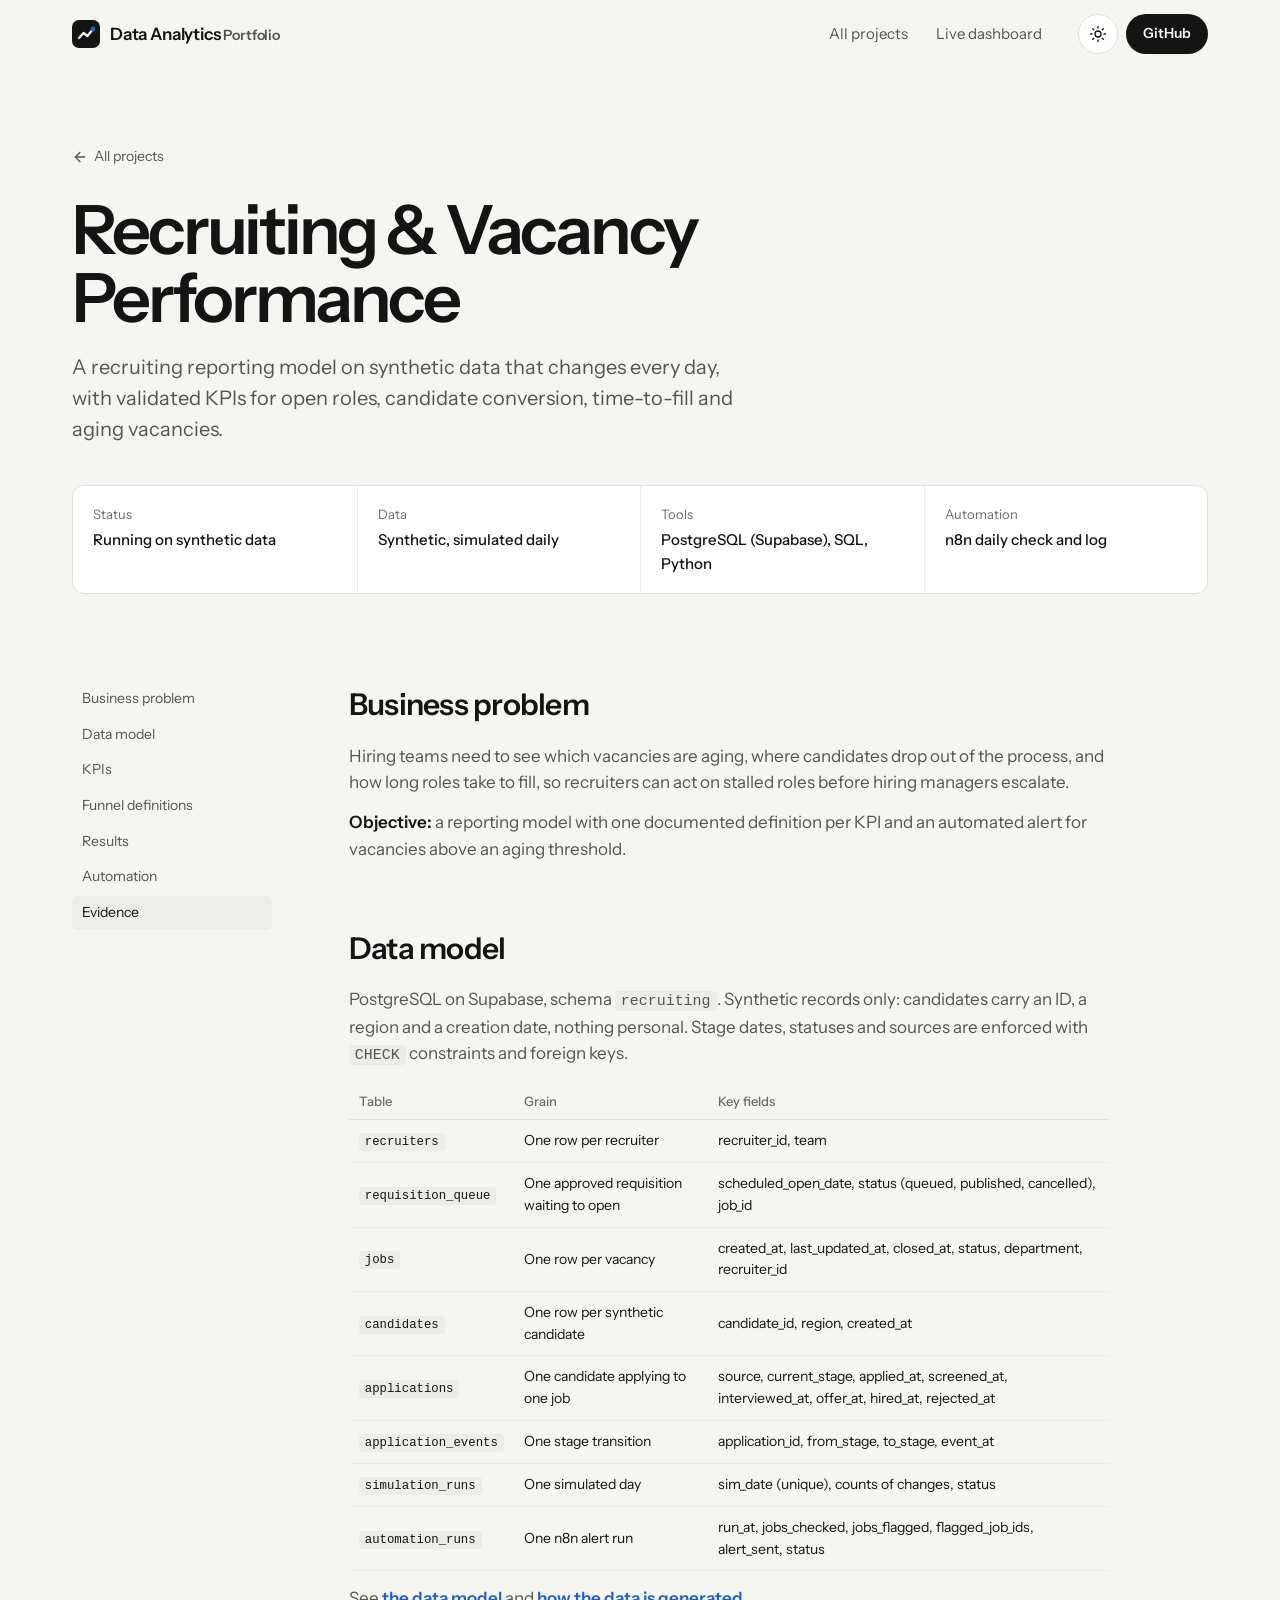
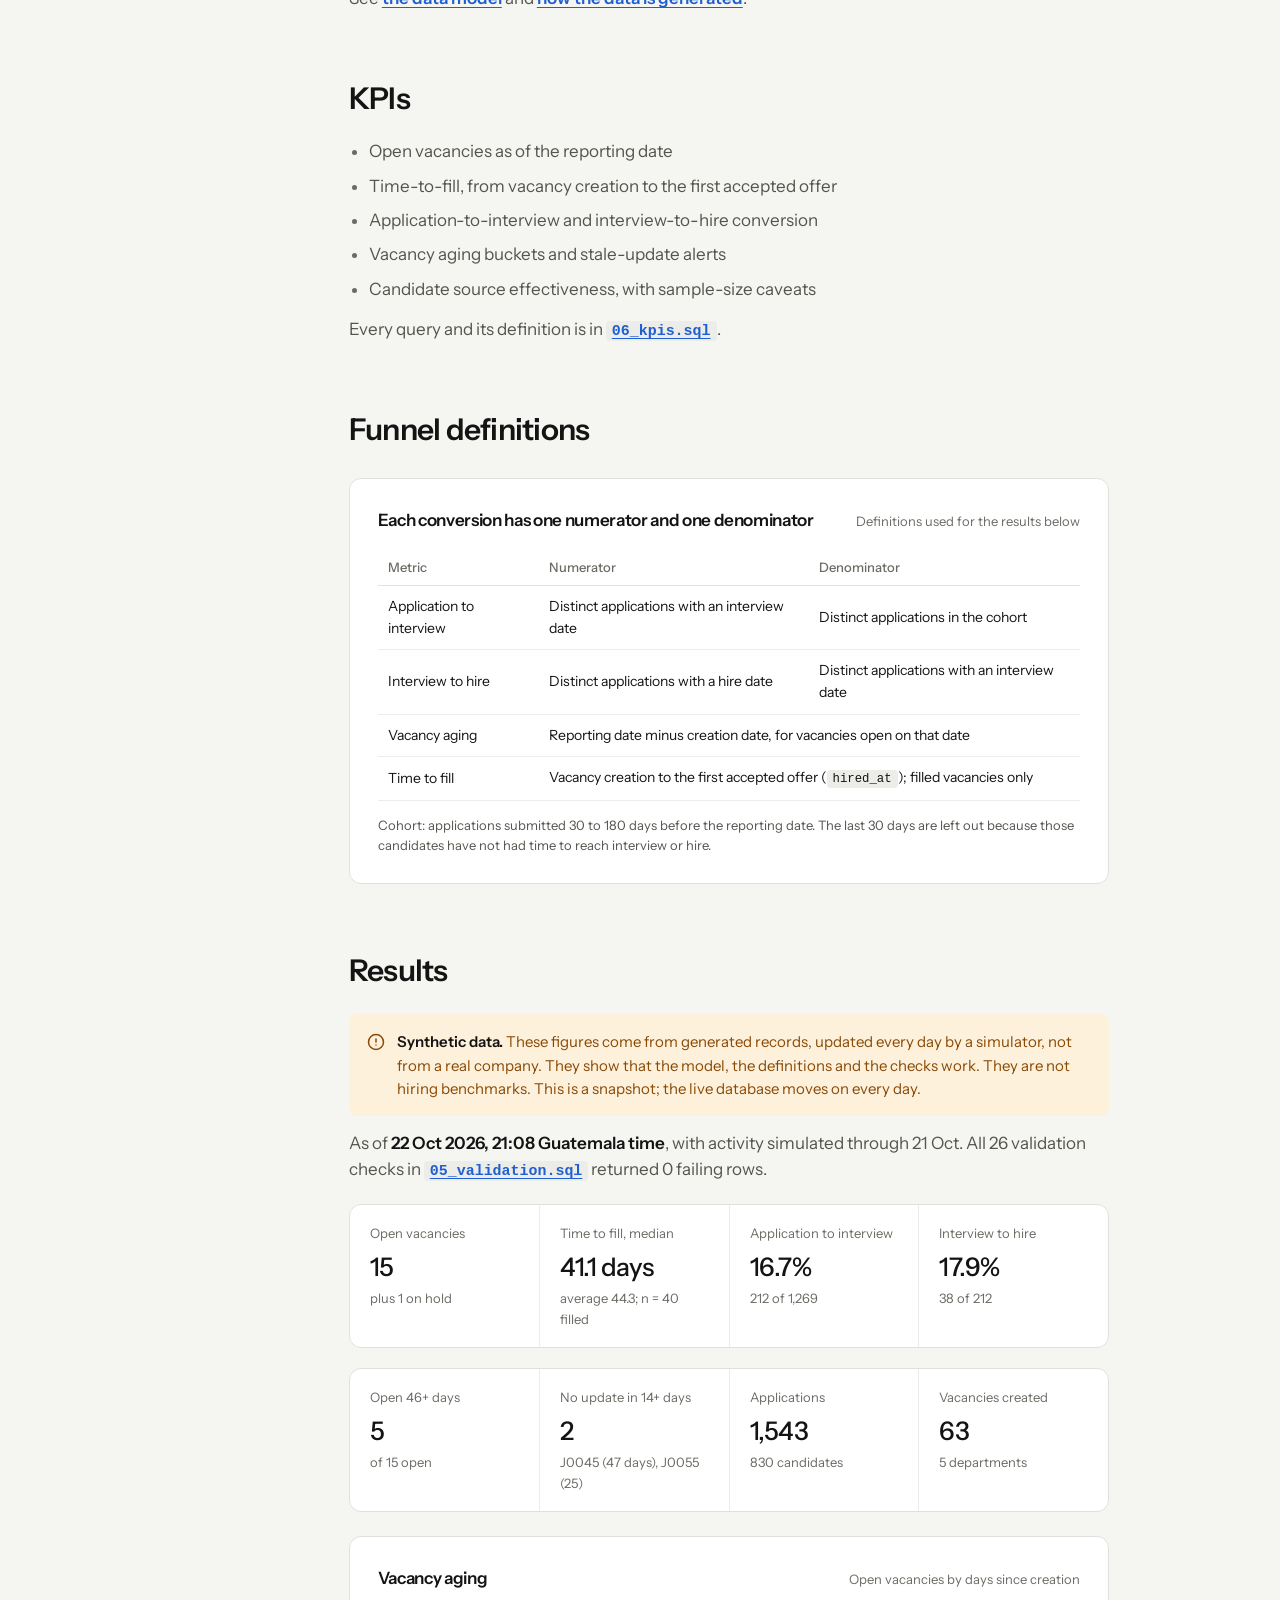
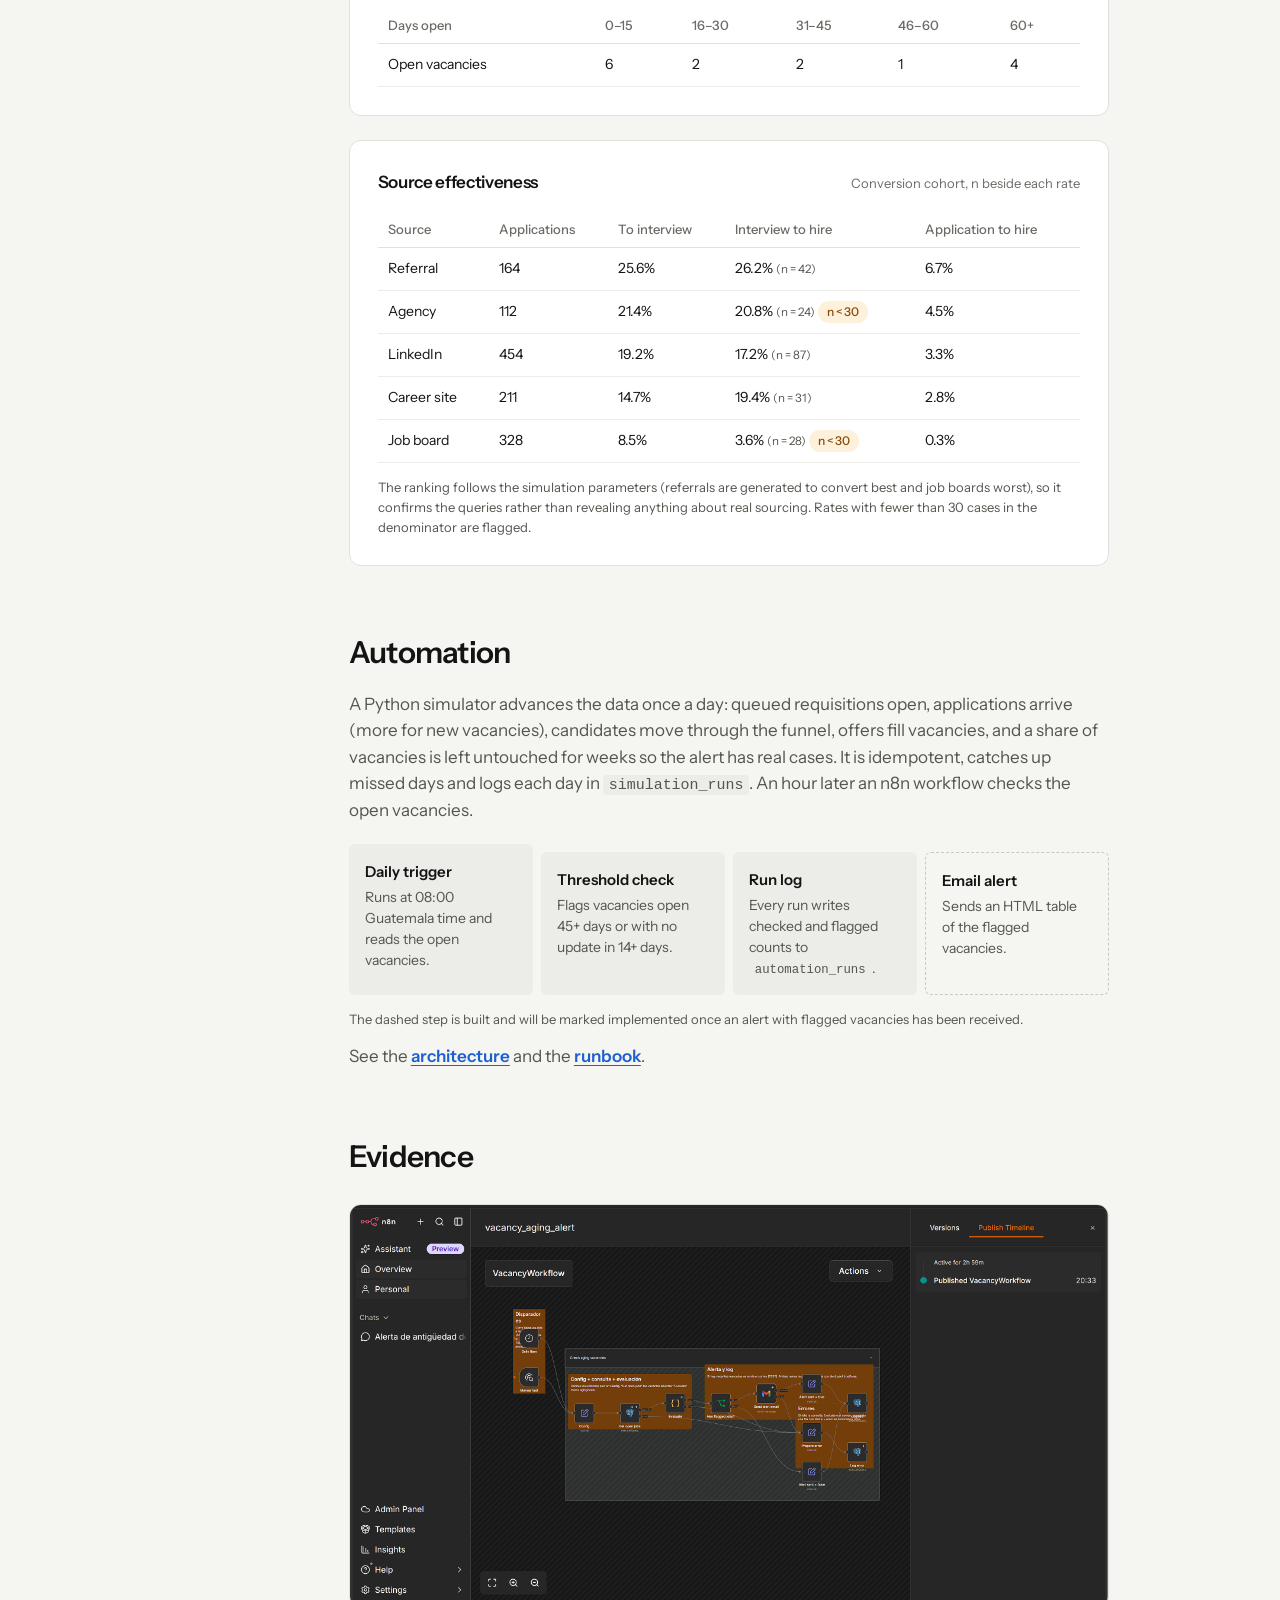
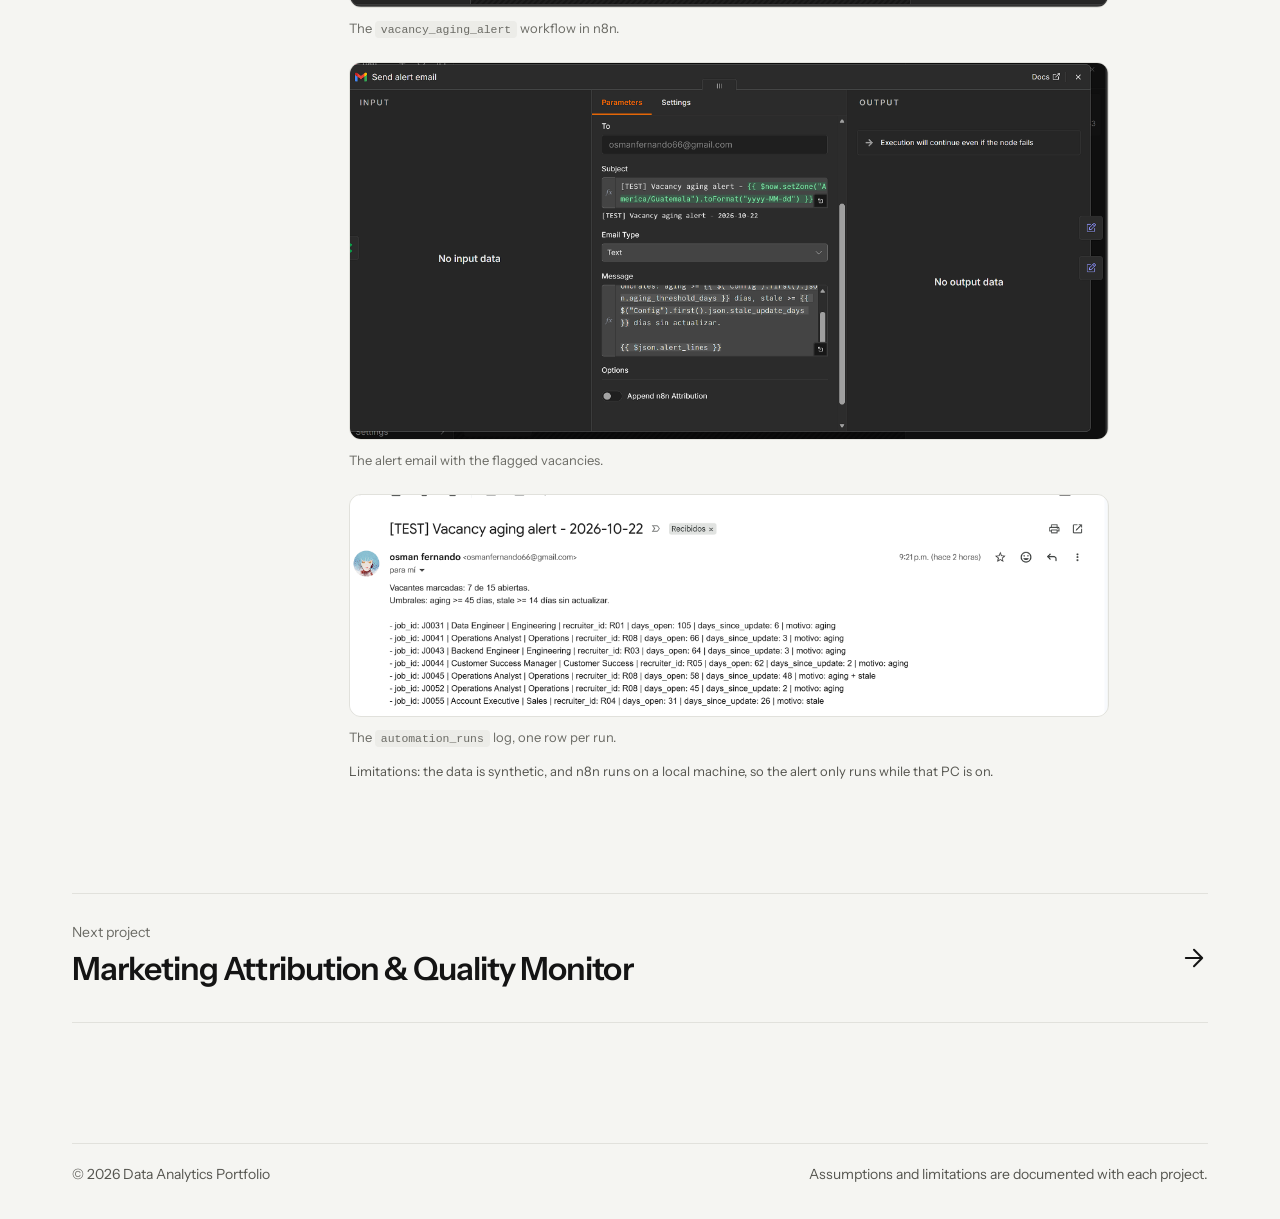
<file: projects/recruiting-analytics.html>
<!doctype html>
<html lang="en">
<head>
  <meta charset="utf-8">
  <meta name="viewport" content="width=device-width, initial-scale=1">
  <meta name="description" content="Recruiting analytics on synthetic data that changes daily: Supabase Postgres model, Python simulator, validated SQL KPIs (time-to-fill, funnel conversion, vacancy aging) and an n8n aging alert.">
  <title>Recruiting Analytics | Portfolio</title>
  <script>(function(){var t;try{t=localStorage.getItem("pf-theme")}catch(e){}if(t!=="light"&&t!=="dark")t=matchMedia("(prefers-color-scheme: dark)").matches?"dark":"light";var r=document.documentElement;r.setAttribute("data-theme",t);r.classList.add("js")})();</script>
  <link rel="preconnect" href="https://fonts.googleapis.com">
  <link rel="preconnect" href="https://fonts.gstatic.com" crossorigin>
  <link rel="stylesheet" href="https://fonts.googleapis.com/css2?family=Instrument+Sans:wght@400;500;600&display=swap">
  <link rel="stylesheet" href="../styles.css">
  <script src="../script.js" defer></script>
</head>
<body>
  <a class="skip-link" href="#main">Skip to content</a>
  <header class="site-header">
    <nav class="nav" aria-label="Main">
      <a class="brand" href="../index.html">
        <svg class="brand-mark" viewBox="0 0 28 28" aria-hidden="true"><rect width="28" height="28" rx="7"/><path d="M7 18l4.5-5 4 3L21 9" fill="none" stroke-width="2.2" stroke-linecap="round" stroke-linejoin="round"/><circle cx="21" cy="9" r="2.4"/></svg>
        <span class="brand-name">Data Analytics <small class="muted">Portfolio</small></span>
      </a>
      <div class="nav-links">
        <a href="../index.html#projects">All projects</a>
        <a class="nav-keep" href="../dashboards/operations-monitor.html">Live dashboard</a>
      </div>
      <div class="nav-actions">
        <button class="icon-button theme-toggle" type="button" data-theme-toggle aria-label="Switch theme">
          <svg class="icon-sun" viewBox="0 0 24 24" fill="none" stroke="currentColor" stroke-width="1.75" stroke-linecap="round" aria-hidden="true"><circle cx="12" cy="12" r="4"/><path d="M12 2v2M12 20v2M4.93 4.93l1.41 1.41M17.66 17.66l1.41 1.41M2 12h2M20 12h2M6.34 17.66l-1.41 1.41M19.07 4.93l-1.41 1.41"/></svg>
          <svg class="icon-moon" viewBox="0 0 24 24" fill="none" stroke="currentColor" stroke-width="1.75" stroke-linecap="round" stroke-linejoin="round" aria-hidden="true"><path d="M12 3a6 6 0 0 0 9 9 9 9 0 1 1-9-9Z"/></svg>
        </button>
        <a class="button primary" href="https://github.com/osuazo33/" target="_blank" rel="noreferrer">GitHub</a>
      </div>
    </nav>
  </header>

  <main id="main">
    <div class="case-hero">
      <a class="breadcrumb" href="../index.html#projects"><svg viewBox="0 0 24 24" fill="none" stroke="currentColor" stroke-width="2" stroke-linecap="round" stroke-linejoin="round" aria-hidden="true"><path d="M19 12H5M12 19l-7-7 7-7"/></svg>All projects</a>
      <h1>Recruiting &amp; Vacancy Performance</h1>
      <p class="lead">A recruiting reporting model on synthetic data that changes every day, with validated KPIs for open roles, candidate conversion, time-to-fill and aging vacancies.</p>
      <dl class="case-facts">
        <div><dt>Status</dt><dd>Running on synthetic data</dd></div>
        <div><dt>Data</dt><dd>Synthetic, simulated daily</dd></div>
        <div><dt>Tools</dt><dd>PostgreSQL (Supabase), SQL, Python</dd></div>
        <div><dt>Automation</dt><dd>n8n daily check and log</dd></div>
      </dl>
    </div>

    <div class="case-layout">
      <nav class="case-toc" aria-label="On this page">
        <a href="#problem">Business problem</a>
        <a href="#model">Data model</a>
        <a href="#kpis">KPIs</a>
        <a href="#funnel">Funnel definitions</a>
        <a href="#results">Results</a>
        <a href="#automation">Automation</a>
        <a href="#evidence">Evidence</a>
      </nav>
      <div class="case-body">
        <section id="problem">
          <h2>Business problem</h2>
          <p>Hiring teams need to see which vacancies are aging, where candidates drop out of the process, and how long roles take to fill, so recruiters can act on stalled roles before hiring managers escalate.</p>
          <p><strong>Objective:</strong> a reporting model with one documented definition per KPI and an automated alert for vacancies above an aging threshold.</p>
        </section>

        <section id="model">
          <h2>Data model</h2>
          <p>PostgreSQL on Supabase, schema <code>recruiting</code>. Synthetic records only: candidates carry an ID, a region and a creation date, nothing personal. Stage dates, statuses and sources are enforced with <code>CHECK</code> constraints and foreign keys.</p>
          <div class="table-scroll">
            <table class="data-table model-table">
              <thead><tr><th>Table</th><th>Grain</th><th>Key fields</th></tr></thead>
              <tbody>
                <tr><td><code>recruiters</code></td><td>One row per recruiter</td><td>recruiter_id, team</td></tr>
                <tr><td><code>requisition_queue</code></td><td>One approved requisition waiting to open</td><td>scheduled_open_date, status (queued, published, cancelled), job_id</td></tr>
                <tr><td><code>jobs</code></td><td>One row per vacancy</td><td>created_at, last_updated_at, closed_at, status, department, recruiter_id</td></tr>
                <tr><td><code>candidates</code></td><td>One row per synthetic candidate</td><td>candidate_id, region, created_at</td></tr>
                <tr><td><code>applications</code></td><td>One candidate applying to one job</td><td>source, current_stage, applied_at, screened_at, interviewed_at, offer_at, hired_at, rejected_at</td></tr>
                <tr><td><code>application_events</code></td><td>One stage transition</td><td>application_id, from_stage, to_stage, event_at</td></tr>
                <tr><td><code>simulation_runs</code></td><td>One simulated day</td><td>sim_date (unique), counts of changes, status</td></tr>
                <tr><td><code>automation_runs</code></td><td>One n8n alert run</td><td>run_at, jobs_checked, jobs_flagged, flagged_job_ids, alert_sent, status</td></tr>
              </tbody>
            </table>
          </div>
          <p>See <a class="text-link" href="../docs/recruiting/data_model.md">the data model</a> and <a class="text-link" href="../docs/recruiting/synthetic_data.md">how the data is generated</a>.</p>
        </section>

        <section id="kpis">
          <h2>KPIs</h2>
          <ul>
            <li>Open vacancies as of the reporting date</li>
            <li>Time-to-fill, from vacancy creation to the first accepted offer</li>
            <li>Application-to-interview and interview-to-hire conversion</li>
            <li>Vacancy aging buckets and stale-update alerts</li>
            <li>Candidate source effectiveness, with sample-size caveats</li>
          </ul>
          <p>Every query and its definition is in <a class="text-link" href="../sql/recruiting/06_kpis.sql"><code>06_kpis.sql</code></a>.</p>
        </section>

        <section id="funnel">
          <h2>Funnel definitions</h2>
          <div class="panel">
            <div class="panel-title"><h3>Each conversion has one numerator and one denominator</h3><small>Definitions used for the results below</small></div>
            <div class="table-scroll">
              <table class="data-table">
                <thead><tr><th>Metric</th><th>Numerator</th><th>Denominator</th></tr></thead>
                <tbody>
                  <tr><td>Application to interview</td><td>Distinct applications with an interview date</td><td>Distinct applications in the cohort</td></tr>
                  <tr><td>Interview to hire</td><td>Distinct applications with a hire date</td><td>Distinct applications with an interview date</td></tr>
                  <tr><td>Vacancy aging</td><td colspan="2">Reporting date minus creation date, for vacancies open on that date</td></tr>
                  <tr><td>Time to fill</td><td colspan="2">Vacancy creation to the first accepted offer (<code>hired_at</code>); filled vacancies only</td></tr>
                </tbody>
              </table>
            </div>
            <p class="figure-caption">Cohort: applications submitted 30 to 180 days before the reporting date. The last 30 days are left out because those candidates have not had time to reach interview or hire.</p>
          </div>
        </section>

        <section id="results">
          <h2>Results</h2>
          <div class="note"><svg viewBox="0 0 24 24" fill="none" stroke="currentColor" stroke-width="2" stroke-linecap="round" stroke-linejoin="round" aria-hidden="true"><circle cx="12" cy="12" r="10"/><path d="M12 8v4M12 16h.01"/></svg><p><strong>Synthetic data.</strong> These figures come from generated records, updated every day by a simulator, not from a real company. They show that the model, the definitions and the checks work. They are not hiring benchmarks. This is a snapshot; the live database moves on every day.</p></div>
          <p>As of <strong>22 Oct 2026, 21:08 Guatemala time</strong>, with activity simulated through 21 Oct. All 26 validation checks in <a class="text-link" href="../sql/recruiting/05_validation.sql"><code>05_validation.sql</code></a> returned 0 failing rows.</p>
          <dl class="case-facts kpi-facts">
            <div><dt>Open vacancies</dt><dd>15<small>plus 1 on hold</small></dd></div>
            <div><dt>Time to fill, median</dt><dd>41.1 days<small>average 44.3; n = 40 filled</small></dd></div>
            <div><dt>Application to interview</dt><dd>16.7%<small>212 of 1,269</small></dd></div>
            <div><dt>Interview to hire</dt><dd>17.9%<small>38 of 212</small></dd></div>
          </dl>
          <dl class="case-facts kpi-facts">
            <div><dt>Open 46+ days</dt><dd>5<small>of 15 open</small></dd></div>
            <div><dt>No update in 14+ days</dt><dd>2<small>J0045 (47 days), J0055 (25)</small></dd></div>
            <div><dt>Applications</dt><dd>1,543<small>830 candidates</small></dd></div>
            <div><dt>Vacancies created</dt><dd>63<small>5 departments</small></dd></div>
          </dl>

          <div class="panel">
            <div class="panel-title"><h3>Vacancy aging</h3><small>Open vacancies by days since creation</small></div>
            <div class="table-scroll">
              <table class="data-table">
                <thead><tr><th>Days open</th><th>0&ndash;15</th><th>16&ndash;30</th><th>31&ndash;45</th><th>46&ndash;60</th><th>60+</th></tr></thead>
                <tbody><tr><td>Open vacancies</td><td>6</td><td>2</td><td>2</td><td>1</td><td>4</td></tr></tbody>
              </table>
            </div>
          </div>

          <div class="panel">
            <div class="panel-title"><h3>Source effectiveness</h3><small>Conversion cohort, n beside each rate</small></div>
            <div class="table-scroll">
              <table class="data-table">
                <thead><tr><th>Source</th><th>Applications</th><th>To interview</th><th>Interview to hire</th><th>Application to hire</th></tr></thead>
                <tbody>
                  <tr><td>Referral</td><td>164</td><td>25.6%</td><td>26.2% <small class="muted">(n = 42)</small></td><td>6.7%</td></tr>
                  <tr><td>Agency</td><td>112</td><td>21.4%</td><td>20.8% <small class="muted">(n = 24)</small> <span class="pill is-medium">n &lt; 30</span></td><td>4.5%</td></tr>
                  <tr><td>LinkedIn</td><td>454</td><td>19.2%</td><td>17.2% <small class="muted">(n = 87)</small></td><td>3.3%</td></tr>
                  <tr><td>Career site</td><td>211</td><td>14.7%</td><td>19.4% <small class="muted">(n = 31)</small></td><td>2.8%</td></tr>
                  <tr><td>Job board</td><td>328</td><td>8.5%</td><td>3.6% <small class="muted">(n = 28)</small> <span class="pill is-medium">n &lt; 30</span></td><td>0.3%</td></tr>
                </tbody>
              </table>
            </div>
            <p class="figure-caption">The ranking follows the simulation parameters (referrals are generated to convert best and job boards worst), so it confirms the queries rather than revealing anything about real sourcing. Rates with fewer than 30 cases in the denominator are flagged.</p>
          </div>
        </section>

        <section id="automation">
          <h2>Automation</h2>
          <p>A Python simulator advances the data once a day: queued requisitions open, applications arrive (more for new vacancies), candidates move through the funnel, offers fill vacancies, and a share of vacancies is left untouched for weeks so the alert has real cases. It is idempotent, catches up missed days and logs each day in <code>simulation_runs</code>. An hour later an n8n workflow checks the open vacancies.</p>
          <ol class="pipeline is-four">
            <li><b>Daily trigger</b><span>Runs at 08:00 Guatemala time and reads the open vacancies.</span></li>
            <li><b>Threshold check</b><span>Flags vacancies open 45+ days or with no update in 14+ days.</span></li>
            <li><b>Run log</b><span>Every run writes checked and flagged counts to <code>automation_runs</code>.</span></li>
            <li class="is-planned"><b>Email alert</b><span>Sends an HTML table of the flagged vacancies.</span></li>
          </ol>
          <p class="figure-caption">The dashed step is built and will be marked implemented once an alert with flagged vacancies has been received.</p>
          <p>See the <a class="text-link" href="../docs/recruiting/README.md">architecture</a> and the <a class="text-link" href="../docs/recruiting/runbook.md">runbook</a>.</p>
        </section>

        <section id="evidence">
          <h2>Evidence</h2>
          <figure class="shot">
            <img src="../dashboards/recruiting-n8n-workflow.png" alt="The vacancy_aging_alert workflow in the n8n editor" loading="lazy" onerror="this.parentNode.classList.add('is-missing');this.remove()">
            <div class="shot-missing">Screenshot pending<code>dashboards/recruiting-n8n-workflow.png</code></div>
            <figcaption>The <code>vacancy_aging_alert</code> workflow in n8n.</figcaption>
          </figure>
          <figure class="shot">
            <img src="../dashboards/recruiting-alert-email.png" alt="Alert email listing the flagged vacancies" loading="lazy" onerror="this.parentNode.classList.add('is-missing');this.remove()">
            <div class="shot-missing">Screenshot pending<code>dashboards/recruiting-alert-email.png</code></div>
            <figcaption>The alert email with the flagged vacancies.</figcaption>
          </figure>
          <figure class="shot">
            <img src="../dashboards/recruiting-automation-runs.png" alt="Rows of the automation_runs table" loading="lazy" onerror="this.parentNode.classList.add('is-missing');this.remove()">
            <div class="shot-missing">Screenshot pending<code>dashboards/recruiting-automation-runs.png</code></div>
            <figcaption>The <code>automation_runs</code> log, one row per run.</figcaption>
          </figure>
          <p class="figure-caption">Limitations: the data is synthetic, and n8n runs on a local machine, so the alert only runs while that PC is on.</p>
        </section>
      </div>
    </div>

    <div class="case-next">
      <a href="marketing-quality.html"><span><small>Next project</small><strong>Marketing Attribution &amp; Quality Monitor</strong></span><svg viewBox="0 0 24 24" fill="none" stroke="currentColor" stroke-width="1.75" stroke-linecap="round" stroke-linejoin="round" aria-hidden="true"><path d="M5 12h14M12 5l7 7-7 7"/></svg></a>
    </div>
  </main>

  <footer class="site-footer">
    <div class="footer-row">
      <span>© <span data-year></span> Data Analytics Portfolio</span>
      <span>Assumptions and limitations are documented with each project.</span>
    </div>
  </footer>
</body>
</html>
</file>
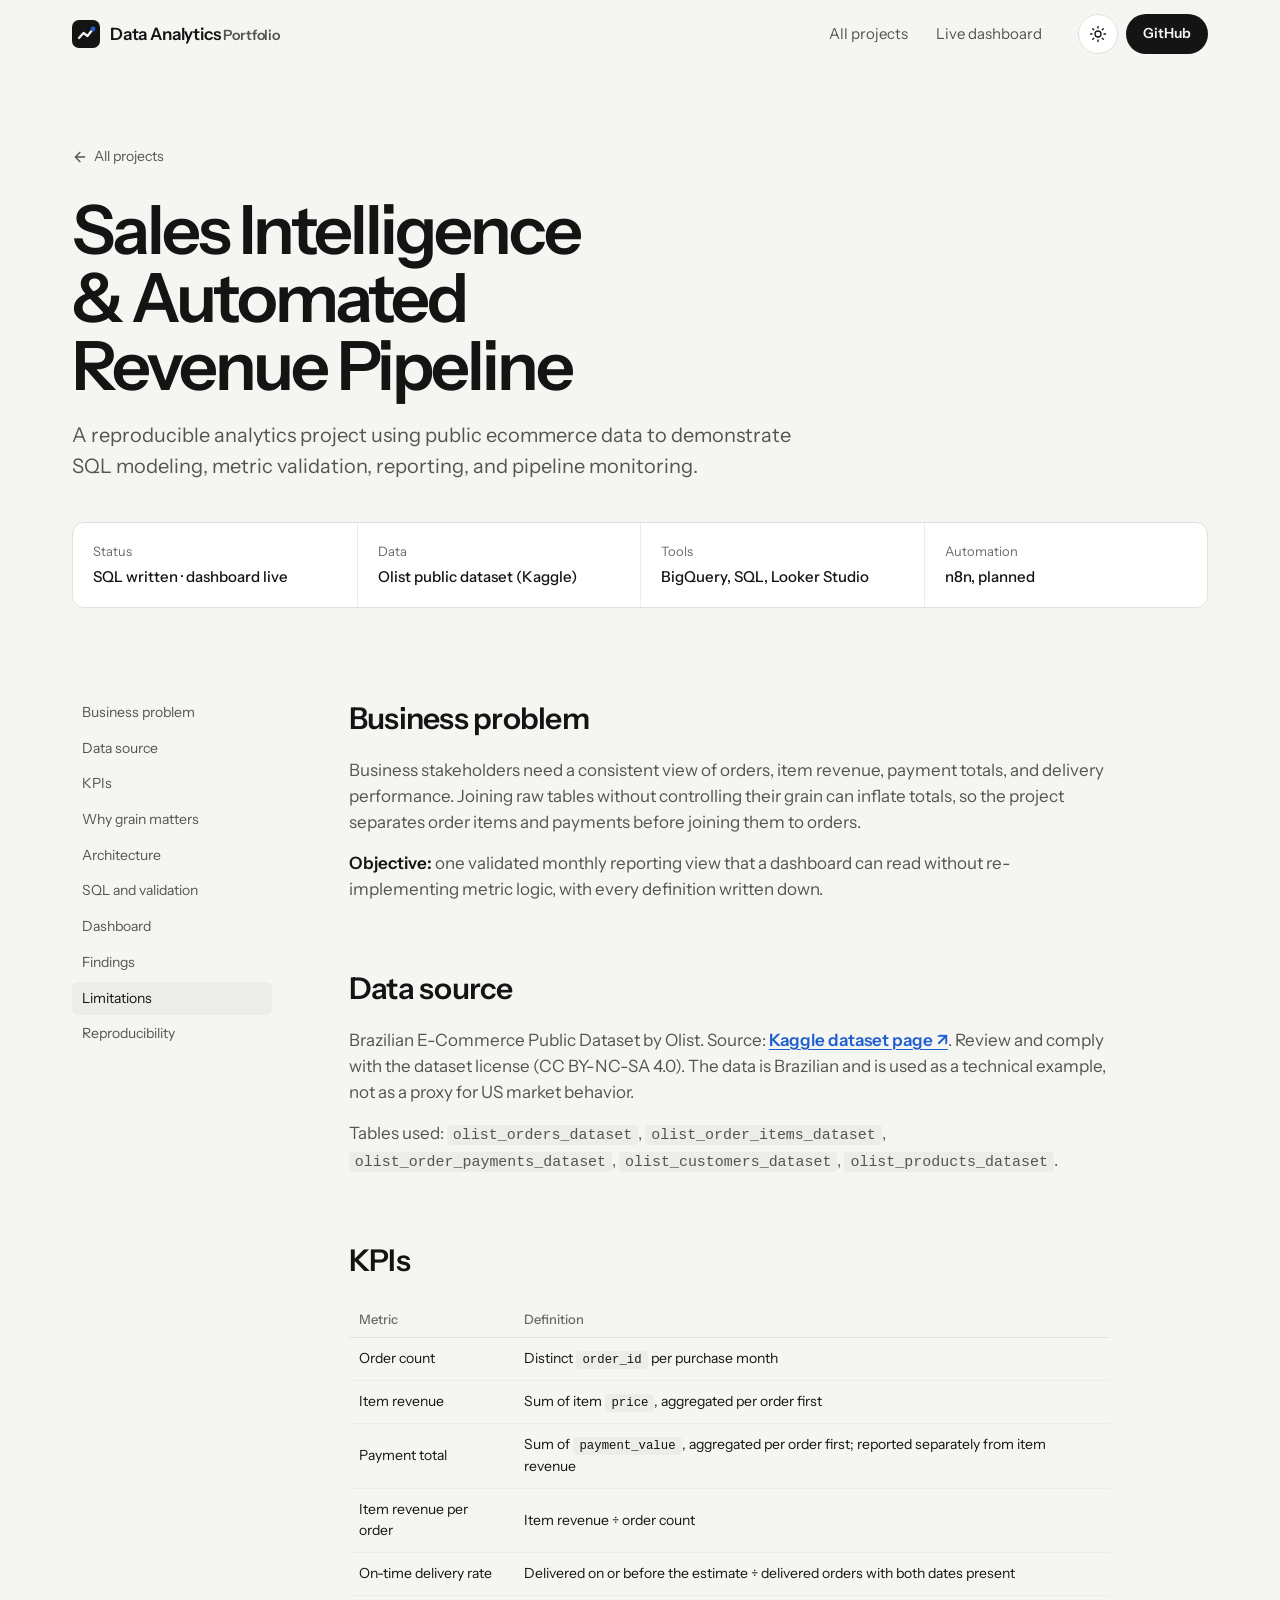
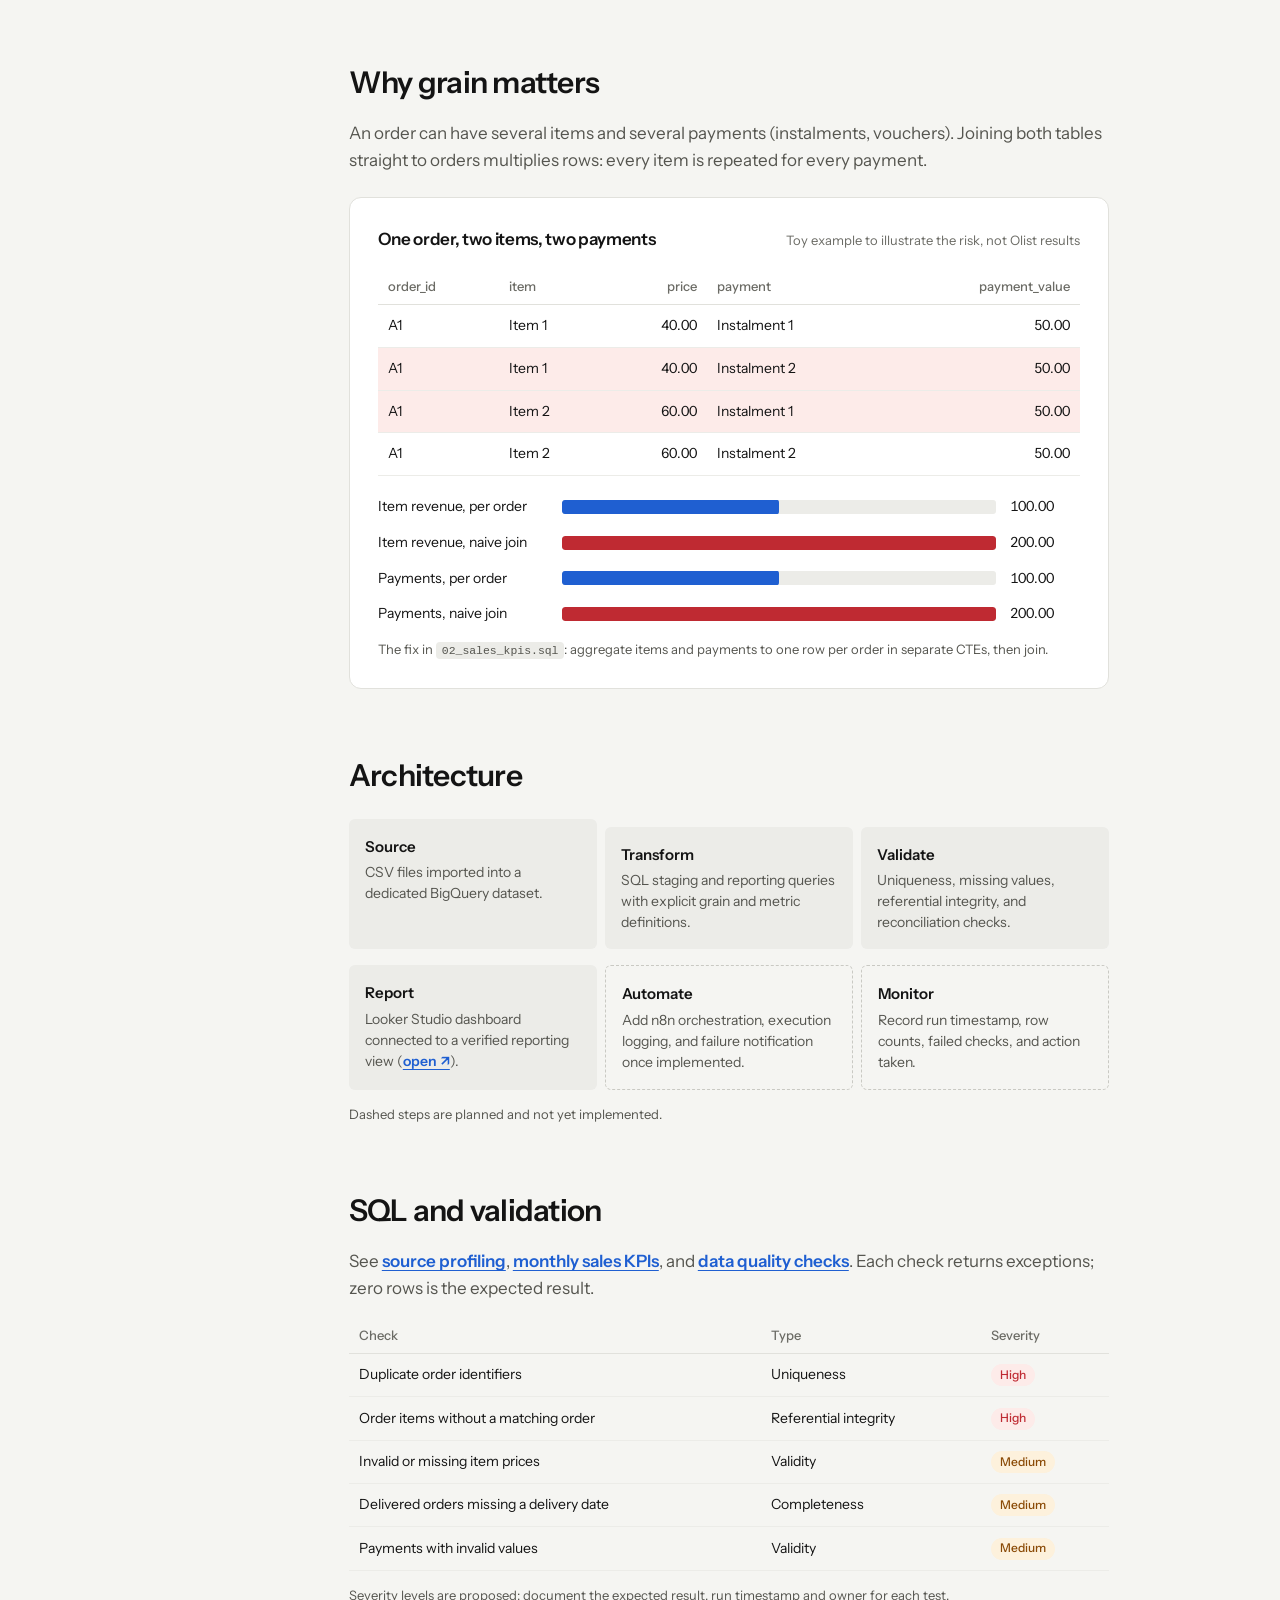
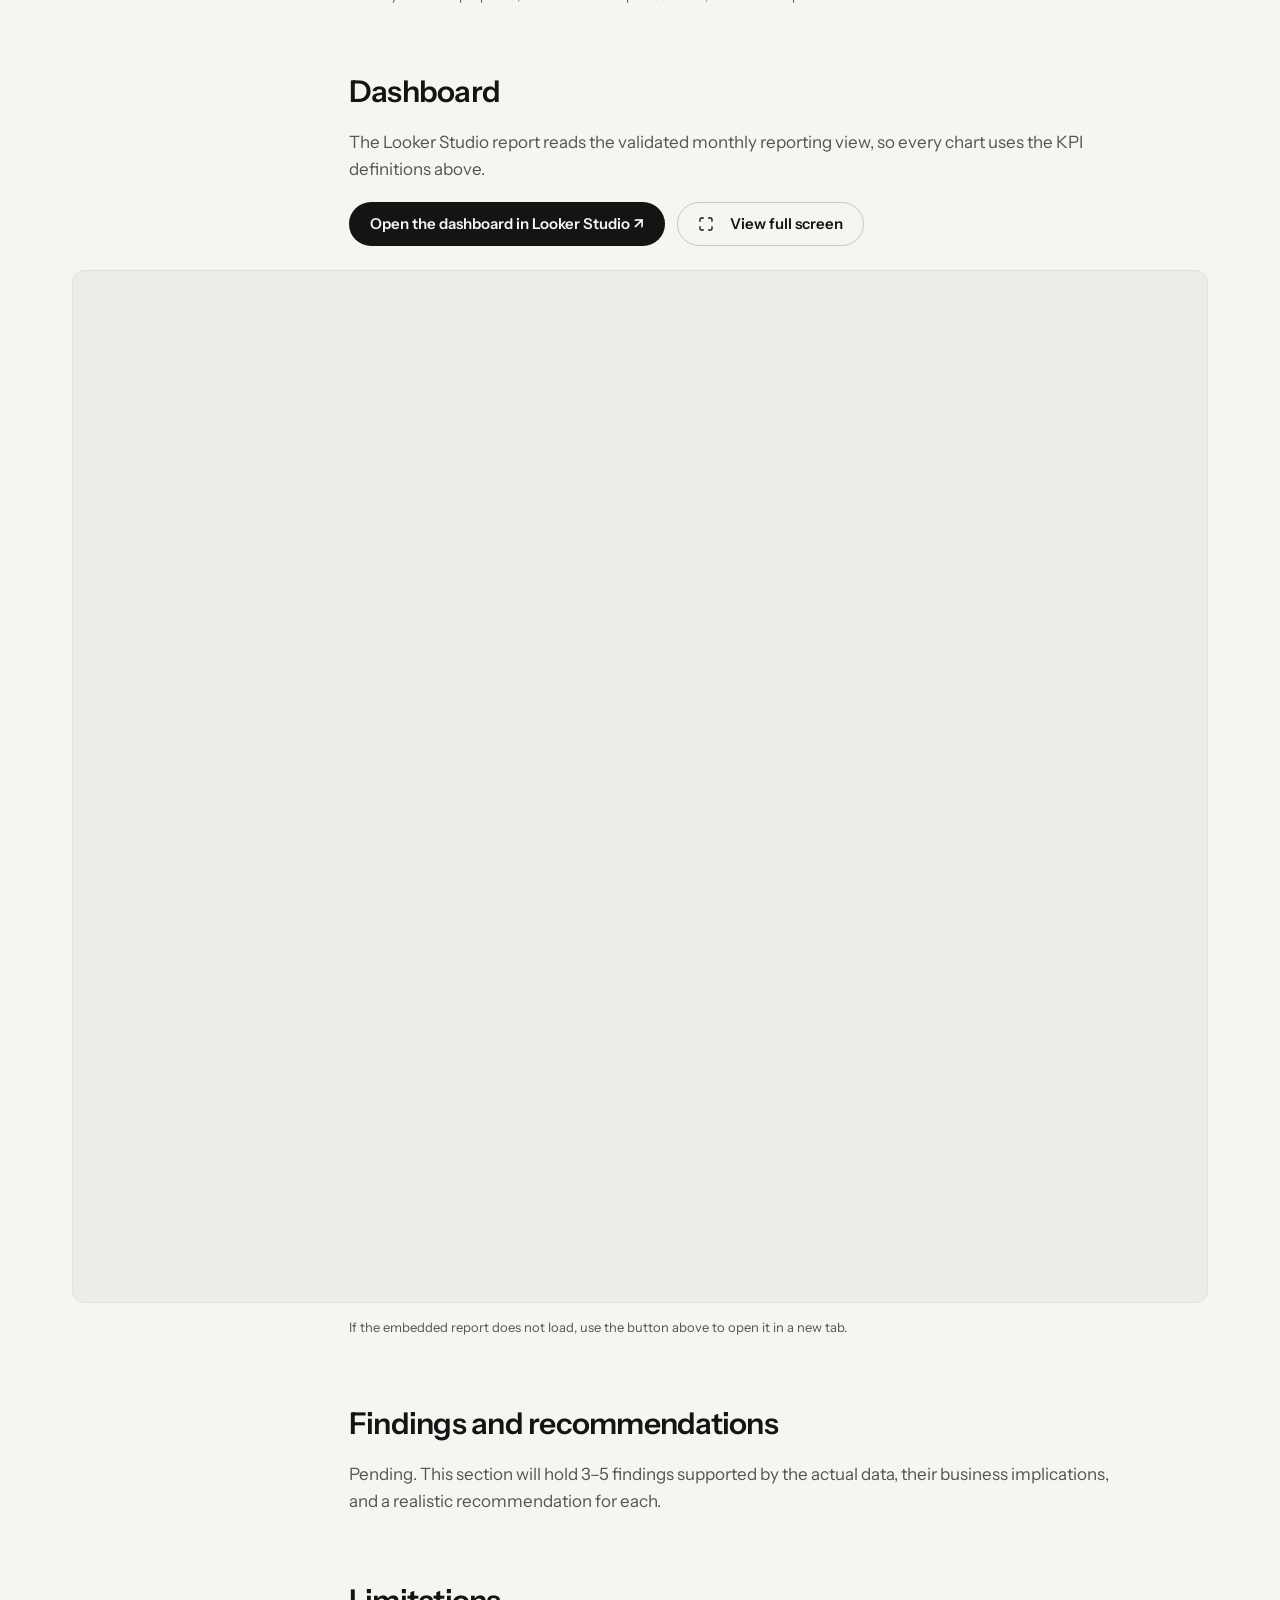
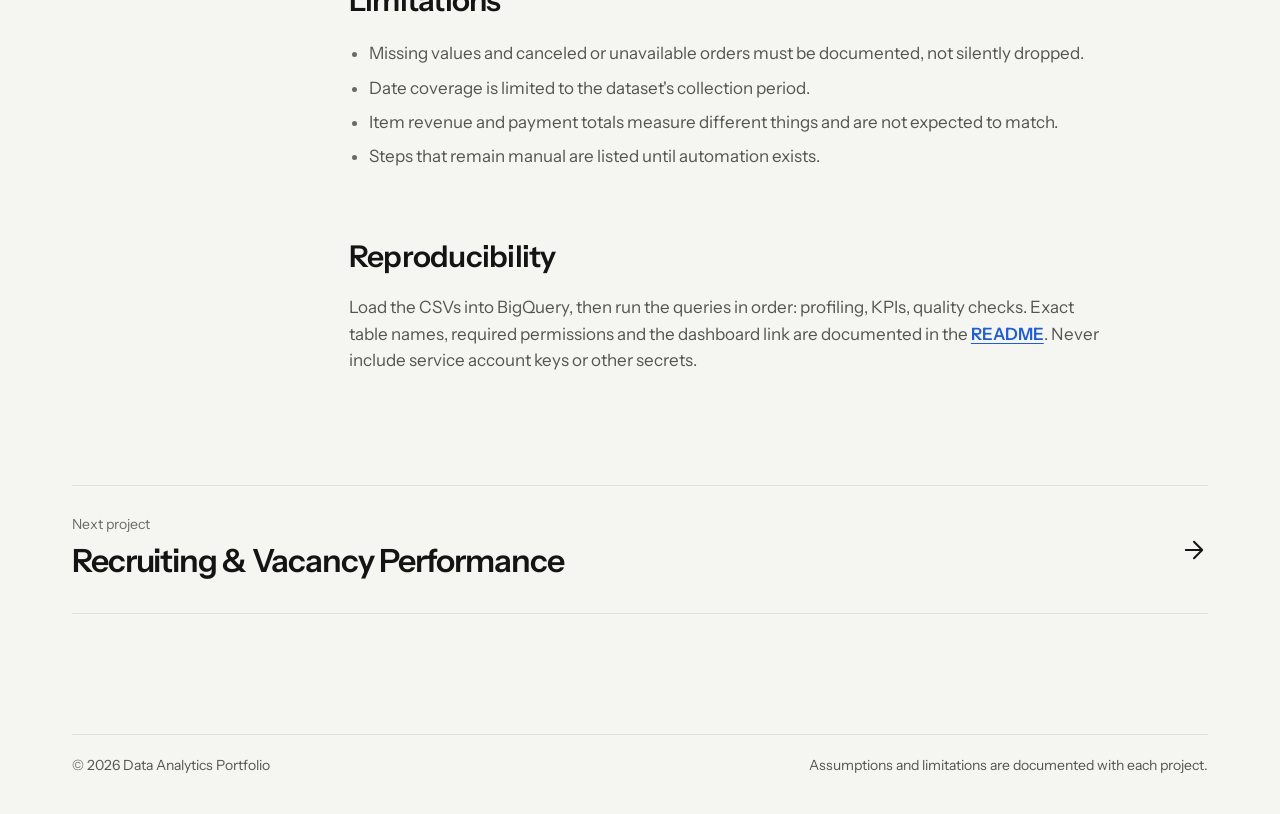
<file: projects/sales-intelligence.html>
<!doctype html>
<html lang="en">
<head>
  <meta charset="utf-8">
  <meta name="viewport" content="width=device-width, initial-scale=1">
  <meta name="description" content="Sales Intelligence case study: a reproducible BigQuery SQL model on the public Olist e-commerce dataset, with data-quality checks and a published Looker Studio dashboard.">
  <title>Sales Intelligence | Portfolio</title>
  <script>(function(){var t;try{t=localStorage.getItem("pf-theme")}catch(e){}if(t!=="light"&&t!=="dark")t=matchMedia("(prefers-color-scheme: dark)").matches?"dark":"light";var r=document.documentElement;r.setAttribute("data-theme",t);r.classList.add("js")})();</script>
  <link rel="preconnect" href="https://fonts.googleapis.com">
  <link rel="preconnect" href="https://fonts.gstatic.com" crossorigin>
  <link rel="stylesheet" href="https://fonts.googleapis.com/css2?family=Instrument+Sans:wght@400;500;600&display=swap">
  <link rel="stylesheet" href="../styles.css">
  <script src="../script.js" defer></script>
</head>
<body>
  <a class="skip-link" href="#main">Skip to content</a>
  <header class="site-header">
    <nav class="nav" aria-label="Main">
      <a class="brand" href="../index.html">
        <svg class="brand-mark" viewBox="0 0 28 28" aria-hidden="true"><rect width="28" height="28" rx="7"/><path d="M7 18l4.5-5 4 3L21 9" fill="none" stroke-width="2.2" stroke-linecap="round" stroke-linejoin="round"/><circle cx="21" cy="9" r="2.4"/></svg>
        <span class="brand-name">Data Analytics <small class="muted">Portfolio</small></span>
      </a>
      <div class="nav-links">
        <a href="../index.html#projects">All projects</a>
        <a class="nav-keep" href="../dashboards/operations-monitor.html">Live dashboard</a>
      </div>
      <div class="nav-actions">
        <button class="icon-button theme-toggle" type="button" data-theme-toggle aria-label="Switch theme">
          <svg class="icon-sun" viewBox="0 0 24 24" fill="none" stroke="currentColor" stroke-width="1.75" stroke-linecap="round" aria-hidden="true"><circle cx="12" cy="12" r="4"/><path d="M12 2v2M12 20v2M4.93 4.93l1.41 1.41M17.66 17.66l1.41 1.41M2 12h2M20 12h2M6.34 17.66l-1.41 1.41M19.07 4.93l-1.41 1.41"/></svg>
          <svg class="icon-moon" viewBox="0 0 24 24" fill="none" stroke="currentColor" stroke-width="1.75" stroke-linecap="round" stroke-linejoin="round" aria-hidden="true"><path d="M12 3a6 6 0 0 0 9 9 9 9 0 1 1-9-9Z"/></svg>
        </button>
        <a class="button primary" href="https://github.com/osuazo33/" target="_blank" rel="noreferrer">GitHub</a>
      </div>
    </nav>
  </header>

  <main id="main">
    <div class="case-hero">
      <a class="breadcrumb" href="../index.html#projects"><svg viewBox="0 0 24 24" fill="none" stroke="currentColor" stroke-width="2" stroke-linecap="round" stroke-linejoin="round" aria-hidden="true"><path d="M19 12H5M12 19l-7-7 7-7"/></svg>All projects</a>
      <h1>Sales Intelligence &amp; Automated Revenue Pipeline</h1>
      <p class="lead">A reproducible analytics project using public ecommerce data to demonstrate SQL modeling, metric validation, reporting, and pipeline monitoring.</p>
      <dl class="case-facts">
        <div><dt>Status</dt><dd>SQL written · dashboard live</dd></div>
        <div><dt>Data</dt><dd>Olist public dataset (Kaggle)</dd></div>
        <div><dt>Tools</dt><dd>BigQuery, SQL, Looker Studio</dd></div>
        <div><dt>Automation</dt><dd>n8n, planned</dd></div>
      </dl>
    </div>

    <div class="case-layout">
      <nav class="case-toc" aria-label="On this page">
        <a href="#problem">Business problem</a>
        <a href="#data">Data source</a>
        <a href="#kpis">KPIs</a>
        <a href="#grain">Why grain matters</a>
        <a href="#architecture">Architecture</a>
        <a href="#validation">SQL and validation</a>
        <a href="#dashboard">Dashboard</a>
        <a href="#findings">Findings</a>
        <a href="#limitations">Limitations</a>
        <a href="#reproducibility">Reproducibility</a>
      </nav>

      <div class="case-body">
        <section id="problem">
          <h2>Business problem</h2>
          <p>Business stakeholders need a consistent view of orders, item revenue, payment totals, and delivery performance. Joining raw tables without controlling their grain can inflate totals, so the project separates order items and payments before joining them to orders.</p>
          <p><strong>Objective:</strong> one validated monthly reporting view that a dashboard can read without re-implementing metric logic, with every definition written down.</p>
        </section>

        <section id="data">
          <h2>Data source</h2>
          <p>Brazilian E-Commerce Public Dataset by Olist. Source: <a class="text-link" href="https://www.kaggle.com/datasets/olistbr/brazilian-ecommerce">Kaggle dataset page ↗</a>. Review and comply with the dataset license (CC BY-NC-SA 4.0). The data is Brazilian and is used as a technical example, not as a proxy for US market behavior.</p>
          <p>Tables used: <code>olist_orders_dataset</code>, <code>olist_order_items_dataset</code>, <code>olist_order_payments_dataset</code>, <code>olist_customers_dataset</code>, <code>olist_products_dataset</code>.</p>
        </section>

        <section id="kpis">
          <h2>KPIs</h2>
          <div class="table-scroll">
            <table class="data-table">
              <thead><tr><th>Metric</th><th>Definition</th></tr></thead>
              <tbody>
                <tr><td>Order count</td><td>Distinct <code>order_id</code> per purchase month</td></tr>
                <tr><td>Item revenue</td><td>Sum of item <code>price</code>, aggregated per order first</td></tr>
                <tr><td>Payment total</td><td>Sum of <code>payment_value</code>, aggregated per order first; reported separately from item revenue</td></tr>
                <tr><td>Item revenue per order</td><td>Item revenue ÷ order count</td></tr>
                <tr><td>On-time delivery rate</td><td>Delivered on or before the estimate ÷ delivered orders with both dates present</td></tr>
              </tbody>
            </table>
          </div>
        </section>

        <section id="grain">
          <h2>Why grain matters</h2>
          <p>An order can have several items and several payments (instalments, vouchers). Joining both tables straight to orders multiplies rows: every item is repeated for every payment.</p>
          <div class="panel">
            <div class="panel-title"><h3>One order, two items, two payments</h3><small>Toy example to illustrate the risk, not Olist results</small></div>
            <div class="table-scroll">
              <table class="data-table">
                <thead><tr><th>order_id</th><th>item</th><th class="num">price</th><th>payment</th><th class="num">payment_value</th></tr></thead>
                <tbody>
                  <tr><td>A1</td><td>Item 1</td><td class="num">40.00</td><td>Instalment 1</td><td class="num">50.00</td></tr>
                  <tr class="is-dup"><td>A1</td><td>Item 1</td><td class="num">40.00</td><td>Instalment 2</td><td class="num">50.00</td></tr>
                  <tr class="is-dup"><td>A1</td><td>Item 2</td><td class="num">60.00</td><td>Instalment 1</td><td class="num">50.00</td></tr>
                  <tr><td>A1</td><td>Item 2</td><td class="num">60.00</td><td>Instalment 2</td><td class="num">50.00</td></tr>
                </tbody>
              </table>
            </div>
            <div class="compare" aria-label="Totals from a naive join compared with totals aggregated per order">
              <div class="compare-row"><span>Item revenue, per order</span><span class="compare-track"><span class="compare-bar" style="--v:.5"></span></span><span class="num">100.00</span></div>
              <div class="compare-row"><span>Item revenue, naive join</span><span class="compare-track"><span class="compare-bar is-wrong" style="--v:1"></span></span><span class="num">200.00</span></div>
              <div class="compare-row"><span>Payments, per order</span><span class="compare-track"><span class="compare-bar" style="--v:.5"></span></span><span class="num">100.00</span></div>
              <div class="compare-row"><span>Payments, naive join</span><span class="compare-track"><span class="compare-bar is-wrong" style="--v:1"></span></span><span class="num">200.00</span></div>
            </div>
            <p class="figure-caption">The fix in <code>02_sales_kpis.sql</code>: aggregate items and payments to one row per order in separate CTEs, then join.</p>
          </div>
        </section>

        <section id="architecture">
          <h2>Architecture</h2>
          <ol class="pipeline">
            <li><b>Source</b><span>CSV files imported into a dedicated BigQuery dataset.</span></li>
            <li><b>Transform</b><span>SQL staging and reporting queries with explicit grain and metric definitions.</span></li>
            <li><b>Validate</b><span>Uniqueness, missing values, referential integrity, and reconciliation checks.</span></li>
            <li><b>Report</b><span>Looker Studio dashboard connected to a verified reporting view (<a class="text-link" href="https://lookerstudio.google.com/reporting/ec3e756b-2a8a-48c7-b87c-4bfd03b2d180" target="_blank" rel="noreferrer">open ↗</a>).</span></li>
            <li class="is-planned"><b>Automate</b><span>Add n8n orchestration, execution logging, and failure notification once implemented.</span></li>
            <li class="is-planned"><b>Monitor</b><span>Record run timestamp, row counts, failed checks, and action taken.</span></li>
          </ol>
          <p class="figure-caption">Dashed steps are planned and not yet implemented.</p>
        </section>

        <section id="validation">
          <h2>SQL and validation</h2>
          <p>See <a class="text-link" href="../sql/01_profile_source_data.sql">source profiling</a>, <a class="text-link" href="../sql/02_sales_kpis.sql">monthly sales KPIs</a>, and <a class="text-link" href="../sql/03_data_quality_checks.sql">data quality checks</a>. Each check returns exceptions; zero rows is the expected result.</p>
          <div class="table-scroll">
            <table class="data-table">
              <thead><tr><th>Check</th><th>Type</th><th>Severity</th></tr></thead>
              <tbody>
                <tr><td>Duplicate order identifiers</td><td>Uniqueness</td><td><span class="pill is-high">High</span></td></tr>
                <tr><td>Order items without a matching order</td><td>Referential integrity</td><td><span class="pill is-high">High</span></td></tr>
                <tr><td>Invalid or missing item prices</td><td>Validity</td><td><span class="pill is-medium">Medium</span></td></tr>
                <tr><td>Delivered orders missing a delivery date</td><td>Completeness</td><td><span class="pill is-medium">Medium</span></td></tr>
                <tr><td>Payments with invalid values</td><td>Validity</td><td><span class="pill is-medium">Medium</span></td></tr>
              </tbody>
            </table>
          </div>
          <p class="figure-caption">Severity levels are proposed; document the expected result, run timestamp and owner for each test.</p>
        </section>

        <section id="dashboard">
          <h2>Dashboard</h2>
          <p>The Looker Studio report reads the validated monthly reporting view, so every chart uses the KPI definitions above.</p>
          <div class="report-actions">
            <a class="button primary" href="https://lookerstudio.google.com/reporting/ec3e756b-2a8a-48c7-b87c-4bfd03b2d180" target="_blank" rel="noreferrer">Open the dashboard in Looker Studio ↗</a>
            <button class="button secondary" type="button" data-fullscreen="#sales-report" hidden>
              <svg viewBox="0 0 24 24" fill="none" stroke="currentColor" stroke-width="2" stroke-linecap="round" stroke-linejoin="round" aria-hidden="true"><path d="M8 3H5a2 2 0 0 0-2 2v3M21 8V5a2 2 0 0 0-2-2h-3M3 16v3a2 2 0 0 0 2 2h3M16 21h3a2 2 0 0 0 2-2v-3"/></svg>View full screen
            </button>
          </div>
          <div class="report-embed" id="sales-report">
            <div class="report-loading" aria-hidden="true"><span>Loading dashboard…</span></div>
            <iframe src="https://lookerstudio.google.com/embed/reporting/ec3e756b-2a8a-48c7-b87c-4bfd03b2d180" title="Sales Intelligence dashboard in Looker Studio: monthly orders, average ticket, on-time delivery against goal, and item revenue versus payments" loading="lazy" allowfullscreen sandbox="allow-storage-access-by-user-activation allow-scripts allow-same-origin allow-popups allow-popups-to-escape-sandbox"></iframe>
          </div>
          <p class="figure-caption">If the embedded report does not load, use the button above to open it in a new tab.</p>
        </section>

        <section id="findings">
          <h2>Findings and recommendations</h2>
          <p>Pending. This section will hold 3–5 findings supported by the actual data, their business implications, and a realistic recommendation for each.</p>
        </section>

        <section id="limitations">
          <h2>Limitations</h2>
          <ul>
            <li>Missing values and canceled or unavailable orders must be documented, not silently dropped.</li>
            <li>Date coverage is limited to the dataset's collection period.</li>
            <li>Item revenue and payment totals measure different things and are not expected to match.</li>
            <li>Steps that remain manual are listed until automation exists.</li>
          </ul>
        </section>

        <section id="reproducibility">
          <h2>Reproducibility</h2>
          <p>Load the CSVs into BigQuery, then run the queries in order: profiling, KPIs, quality checks. Exact table names, required permissions and the dashboard link are documented in the <a class="text-link" href="../README.md">README</a>. Never include service account keys or other secrets.</p>
        </section>
      </div>
    </div>

    <div class="case-next">
      <a href="recruiting-analytics.html"><span><small>Next project</small><strong>Recruiting &amp; Vacancy Performance</strong></span><svg viewBox="0 0 24 24" fill="none" stroke="currentColor" stroke-width="1.75" stroke-linecap="round" stroke-linejoin="round" aria-hidden="true"><path d="M5 12h14M12 5l7 7-7 7"/></svg></a>
    </div>
  </main>

  <footer class="site-footer">
    <div class="footer-row">
      <span>© <span data-year></span> Data Analytics Portfolio</span>
      <span>Assumptions and limitations are documented with each project.</span>
    </div>
  </footer>
</body>
</html>
</file>
<file: styles.css>
/* ==========================================================================
   Tokens — one ground, one ink, one data hue. Shared by the portfolio,
   the project pages and the Operations Monitor dashboard.
   ========================================================================== */
:root {
  color-scheme: light;
  --ground: #f5f5f2;
  --surface: #ffffff;
  --raised: #ecece8;
  --active: #e4e4df;
  --border: #e1e1dc;
  --rule: #ecece8;
  --control: #c9c9c3;
  --text: #141414;
  --muted: #55554f;
  --faint: #6b6b65;
  --accent: #1f5fd1;
  --accent-ink: #ffffff;
  --accent-soft: rgba(31, 95, 209, .12);
  --positive: #1d7a4d;
  --positive-bg: #dcf5e6;
  --negative: #bf2a32;
  --negative-bg: #fdebe9;
  --warning: #8a4a06;
  --warning-bg: #fdf1dc;
  --neutral-bg: #ecece8;
  --grid: #e6e6e1;
  --shadow-float: 0 12px 32px rgba(20, 20, 20, .12), 0 2px 6px rgba(20, 20, 20, .06);

  --font: "Instrument Sans", ui-sans-serif, system-ui, -apple-system, "Segoe UI", sans-serif;
  --mono: ui-monospace, "SFMono-Regular", Menlo, Consolas, monospace;
  --radius: 8px;
  --radius-sm: 6px;
  --max: 1200px;
  --gutter: clamp(16px, 4vw, 32px);

  --ease-out: cubic-bezier(0.23, 1, 0.32, 1);
  --ease-in-out: cubic-bezier(0.77, 0, 0.175, 1);
  --ease-drawer: cubic-bezier(0.32, 0.72, 0, 1);
}

:root[data-theme="dark"] {
  color-scheme: dark;
  --ground: #0e0e0e;
  --surface: #161616;
  --raised: #1e1e1e;
  --active: #262626;
  --border: #272727;
  --rule: #222222;
  --control: #3d3d3d;
  --text: #f2f2ef;
  --muted: #b6b6b0;
  --faint: #96968f;
  --accent: #79a5ff;
  --accent-ink: #0b1220;
  --accent-soft: rgba(121, 165, 255, .16);
  --positive: #4cc787;
  --positive-bg: #15281d;
  --negative: #f07583;
  --negative-bg: #2e1a1d;
  --warning: #f2b45a;
  --warning-bg: #2c2214;
  --neutral-bg: #242424;
  --grid: #262626;
  --shadow-float: 0 16px 40px rgba(0, 0, 0, .5), 0 2px 8px rgba(0, 0, 0, .4);
}

/* Short colour crossfade, only while the theme is being switched. */
.theme-switching,
.theme-switching * {
  transition: background-color .2s ease, border-color .2s ease, color .2s ease, fill .2s ease, stroke .2s ease !important;
}

/* ==========================================================================
   Base
   ========================================================================== */
*, *::before, *::after { box-sizing: border-box; }
html { scroll-behavior: smooth; scroll-padding-top: 88px; -webkit-text-size-adjust: 100%; }
body {
  margin: 0;
  background: var(--ground);
  color: var(--text);
  font-family: var(--font);
  font-size: 17px;
  line-height: 1.55;
  -webkit-font-smoothing: antialiased;
  text-rendering: optimizeLegibility;
}
a { color: inherit; }
img, svg { display: block; max-width: 100%; }
button { font: inherit; color: inherit; }
h1, h2, h3, h4 { margin: 0; font-weight: 600; letter-spacing: -.02em; text-wrap: balance; }
p { margin: 0; text-wrap: pretty; }
code, pre { font-family: var(--mono); font-size: .88em; }
code { background: var(--raised); padding: 2px 6px; border-radius: 4px; overflow-wrap: anywhere; }
.num { font-variant-numeric: tabular-nums; }
.muted { color: var(--muted); }

:focus-visible { outline: 2px solid var(--accent); outline-offset: 2px; border-radius: 4px; }

.skip-link {
  position: absolute; left: 16px; top: -48px; z-index: 100;
  background: var(--text); color: var(--ground); padding: 10px 14px; border-radius: var(--radius-sm);
  text-decoration: none; font-size: 14px; font-weight: 600;
}
.skip-link:focus { top: 12px; }

.visually-hidden {
  position: absolute !important; width: 1px; height: 1px; overflow: hidden;
  clip: rect(0 0 0 0); clip-path: inset(50%); white-space: nowrap;
}

/* ==========================================================================
   Buttons — one shape, decided once: fully round.
   ========================================================================== */
.button {
  display: inline-flex; align-items: center; justify-content: center; gap: 8px;
  min-height: 44px; padding: 0 20px; border-radius: 999px; border: 1px solid transparent;
  font-size: 15px; font-weight: 600; text-decoration: none; cursor: pointer;
  transition: transform .16s var(--ease-out), background-color .2s ease, border-color .2s ease;
}
.button:active { transform: scale(.97); }
.button.primary { background: var(--text); color: var(--ground); }
.button.secondary { background: transparent; border-color: var(--control); }
@media (hover: hover) and (pointer: fine) {
  .button.primary:hover { background: var(--accent); color: var(--accent-ink); }
  .button.secondary:hover { border-color: var(--text); }
}
.text-link {
  color: var(--accent); font-weight: 600; text-decoration: underline;
  text-decoration-thickness: 1px; text-underline-offset: 3px;
}
.text-link:hover { text-decoration-thickness: 2px; }

.icon-button {
  display: inline-grid; place-items: center; width: 40px; height: 40px; flex: none;
  border-radius: 999px; border: 1px solid var(--border); background: var(--surface);
  cursor: pointer; transition: background-color .2s ease, border-color .2s ease;
}
.icon-button svg { width: 18px; height: 18px; }
@media (hover: hover) and (pointer: fine) { .icon-button:hover { background: var(--raised); } }

/* Theme toggle: the icon turns a quarter while it swaps. */
.theme-toggle .icon-sun, .theme-toggle .icon-moon { transition: transform .3s var(--ease-out), opacity .2s ease; }
.theme-toggle { position: relative; }
.theme-toggle svg { grid-area: 1 / 1; }
:root[data-theme="dark"] .theme-toggle .icon-sun,
:root:not([data-theme="dark"]) .theme-toggle .icon-moon { opacity: 0; transform: rotate(-90deg) scale(.8); }

/* ==========================================================================
   Site header
   ========================================================================== */
.site-header {
  position: sticky; top: 0; z-index: 20;
  background: var(--ground);
  border-bottom: 1px solid transparent;
  transition: border-color .2s ease;
}
.site-header.is-scrolled { border-bottom-color: var(--border); }
.nav {
  max-width: var(--max); margin: 0 auto; height: 68px; padding: 0 var(--gutter);
  display: flex; align-items: center; gap: 24px;
}
.brand { display: inline-flex; align-items: center; gap: 10px; font-weight: 600; text-decoration: none; letter-spacing: -.01em; }
.brand-mark { width: 28px; height: 28px; flex: none; }
.brand-mark rect { fill: var(--text); }
.brand-mark path { stroke: var(--ground); }
.brand-mark circle { fill: var(--accent); }
.nav-links { display: flex; align-items: center; gap: 4px; margin-left: auto; }
.nav-links a {
  padding: 8px 12px; border-radius: 999px; font-size: 15px; color: var(--muted); text-decoration: none;
  transition: color .2s ease, background-color .2s ease;
}
.nav-links a:hover { color: var(--text); background: var(--raised); }
.nav-links a[aria-current="page"] { color: var(--text); }
.nav-actions { display: flex; align-items: center; gap: 8px; }
.nav-actions .button { min-height: 40px; padding: 0 16px; font-size: 14px; }

/* ==========================================================================
   Layout
   ========================================================================== */
.section { max-width: var(--max); margin: 0 auto; padding: clamp(72px, 10vw, 140px) var(--gutter) 0; }
.section-head { display: grid; grid-template-columns: minmax(0, 1fr) minmax(0, 380px); gap: 32px; align-items: end; margin-bottom: 48px; }
.section-head h2 { font-size: clamp(30px, 3.6vw, 46px); line-height: 1.05; letter-spacing: -.035em; max-width: 16ch; }
.section-head p { color: var(--muted); font-size: 17px; }

/* ==========================================================================
   Hero
   ========================================================================== */
.hero {
  max-width: var(--max); margin: 0 auto; padding: clamp(40px, 7vw, 96px) var(--gutter) 0;
  display: grid; grid-template-columns: minmax(0, 1fr) minmax(0, 1.05fr); gap: clamp(32px, 5vw, 72px); align-items: center;
}
.hero h1 { font-size: clamp(42px, 6.2vw, 78px); line-height: .98; letter-spacing: -.045em; max-width: 17ch; }
.hero-sub { margin-top: 24px; font-size: clamp(17px, 1.5vw, 20px); color: var(--muted); max-width: 46ch; }
.hero-actions { display: flex; gap: 12px; flex-wrap: wrap; margin-top: 32px; }
.hero-proof { margin-top: 40px; display: flex; flex-wrap: wrap; gap: 8px 24px; font-size: 14px; color: var(--muted); padding: 0; list-style: none; }
.hero-proof li { display: flex; align-items: center; gap: 8px; }
.hero-proof li::before { content: ""; width: 6px; height: 6px; border-radius: 50%; background: var(--accent); }

/* Live interface fragment shown in the hero */
.fragment {
  background: var(--surface); border: 1px solid var(--border); border-radius: 12px;
  padding: 20px; min-width: 0;
}
.fragment-head { display: flex; align-items: center; gap: 10px; font-size: 14px; }
.fragment-head strong { font-weight: 600; }
.fragment-head .source { margin-left: auto; color: var(--faint); font-size: 12px; }
.live-dot { width: 8px; height: 8px; border-radius: 50%; background: var(--positive); flex: none; position: relative; }
.live-dot::after {
  content: ""; position: absolute; inset: 0; border-radius: 50%; background: var(--positive);
  animation: live-ring 2.4s var(--ease-out) infinite;
}
.live-dot.is-paused { background: var(--faint); }
.live-dot.is-paused::after { display: none; }
@keyframes live-ring { 0% { transform: scale(1); opacity: .5; } 70%, 100% { transform: scale(2.6); opacity: 0; } }

.fragment-kpis { display: grid; grid-template-columns: repeat(3, minmax(0, 1fr)); margin: 20px 0 8px; border-top: 1px solid var(--rule); }
.fragment-kpis div { padding: 14px 12px 0 0; }
.fragment-kpis div + div { padding-left: 14px; border-left: 1px solid var(--rule); }
.fragment-kpis small { display: block; font-size: 13px; color: var(--muted); }
.fragment-kpis b { display: block; font-size: clamp(20px, 2vw, 26px); font-weight: 500; letter-spacing: -.02em; margin-top: 2px; }
.fragment-chart { height: 200px; margin-top: 16px; }
.fragment-chart-label { display: flex; justify-content: space-between; gap: 12px; font-size: 13px; color: var(--muted); margin-top: 18px; }
.fragment-foot { display: flex; justify-content: space-between; align-items: center; gap: 12px; margin-top: 16px; padding-top: 14px; border-top: 1px solid var(--rule); font-size: 13px; color: var(--faint); }
.fragment-foot a { color: var(--text); font-weight: 600; text-decoration: none; white-space: nowrap; }
.fragment-foot a:hover { color: var(--accent); }

/* ==========================================================================
   Tools strip
   ========================================================================== */
.tools-strip {
  max-width: var(--max); margin: clamp(56px, 8vw, 104px) auto 0; padding: 22px var(--gutter);
  display: flex; flex-wrap: wrap; align-items: baseline; gap: 12px 40px;
  border-block: 1px solid var(--border); font-size: 15px; color: var(--muted);
}
.tools-strip ul { display: flex; flex-wrap: wrap; gap: 10px 32px; margin: 0; padding: 0; list-style: none; color: var(--text); font-weight: 500; }

/* ==========================================================================
   Projects — rows, each composed differently
   ========================================================================== */
.project-list { display: grid; gap: clamp(20px, 3vw, 28px); }
.project {
  display: grid; grid-template-columns: minmax(0, 1.1fr) minmax(0, 1fr); gap: 0;
  background: var(--surface); border: 1px solid var(--border); border-radius: 12px; overflow: hidden;
  transition: border-color .2s ease;
}
.project:hover { border-color: var(--control); }
.project.is-flipped { grid-template-columns: minmax(0, 1fr) minmax(0, 1.1fr); }
.project.is-flipped .project-figure { order: 2; }
.project-figure { background: var(--raised); padding: clamp(20px, 3vw, 32px); display: flex; flex-direction: column; justify-content: center; min-height: 300px; }
.project-body { padding: clamp(24px, 3.5vw, 44px); display: flex; flex-direction: column; }
.project-status { display: inline-flex; align-items: center; gap: 8px; font-size: 13px; color: var(--muted); }
.project-status::before { content: ""; width: 8px; height: 8px; border-radius: 50%; background: var(--faint); }
.project-status.is-live::before { background: var(--positive); }
.project-status.is-progress::before { background: var(--warning); }
.project h3 { font-size: clamp(24px, 2.4vw, 32px); line-height: 1.1; letter-spacing: -.03em; margin-top: 14px; }
.project-body > p { margin-top: 14px; color: var(--muted); max-width: 52ch; }
.project-facts { margin: 22px 0 0; display: grid; grid-template-columns: auto 1fr; gap: 6px 18px; font-size: 14px; }
.project-facts dt { color: var(--faint); }
.project-facts dd { margin: 0; }
.project-links { display: flex; flex-wrap: wrap; gap: 10px 22px; margin-top: auto; padding-top: 28px; font-size: 15px; }
.project-links a { font-weight: 600; text-decoration: none; display: inline-flex; align-items: center; gap: 6px; }
.project-links a:first-child { color: var(--accent); }
.project-links a:hover { text-decoration: underline; text-underline-offset: 3px; }
.project-links svg { width: 16px; height: 16px; transition: transform .2s var(--ease-out); }
@media (hover: hover) and (pointer: fine) { .project-links a:hover svg { transform: translateX(3px); } }

/* Project diagrams (drawn, not fake charts) */
.diagram { width: 100%; height: auto; }
.diagram text { font-family: var(--font); fill: var(--text); font-size: 13px; }
.diagram .d-muted { fill: var(--muted); font-size: 12px; }
.diagram .d-box { fill: var(--surface); stroke: var(--border); }
.diagram .d-box-accent { fill: var(--accent-soft); stroke: var(--accent); }
.diagram .d-line { stroke: var(--control); stroke-width: 1.5; fill: none; }
.diagram .d-accent { fill: var(--accent); }
.diagram .d-arrow { fill: var(--control); }
.figure-caption { font-size: 13px; color: var(--faint); margin-top: 14px; }

.funnel-steps { display: grid; gap: 8px; }
.funnel-steps div {
  display: flex; justify-content: space-between; gap: 12px; align-items: center;
  background: var(--surface); border-radius: var(--radius-sm); padding: 12px 14px; font-size: 14px;
}
.funnel-steps div:nth-child(2) { margin-inline: 4%; }
.funnel-steps div:nth-child(3) { margin-inline: 8%; }
.funnel-steps div:nth-child(4) { margin-inline: 12%; background: var(--accent-soft); }
.funnel-steps span { color: var(--faint); font-size: 12px; }

.check-list { display: grid; gap: 6px; margin: 0; padding: 0; list-style: none; }
.check-list li { display: grid; grid-template-columns: 1fr auto; gap: 12px; align-items: center; background: var(--surface); border-radius: var(--radius-sm); padding: 11px 14px; font-size: 14px; }

/* ==========================================================================
   Approach
   ========================================================================== */
.approach { display: grid; grid-template-columns: minmax(0, 1fr) minmax(0, 1fr); gap: clamp(32px, 6vw, 96px); align-items: start; }
.approach-steps { margin: 0; padding: 0; list-style: none; counter-reset: step; }
.approach-steps li { padding: 20px 0; border-top: 1px solid var(--border); display: grid; grid-template-columns: 150px 1fr; gap: 20px; }
.approach-steps li:last-child { border-bottom: 1px solid var(--border); }
.approach-steps b { font-weight: 600; }
.approach-steps span { color: var(--muted); font-size: 16px; }
.approach-aside { position: sticky; top: 100px; }
.approach-aside h2 { font-size: clamp(30px, 3.6vw, 46px); line-height: 1.05; letter-spacing: -.035em; }
.approach-aside p { margin-top: 20px; color: var(--muted); max-width: 42ch; }
.skill-groups { margin-top: 32px; display: grid; gap: 18px; }
.skill-groups div { display: grid; gap: 8px; }
.skill-groups small { font-size: 13px; color: var(--faint); }
.chips { display: flex; flex-wrap: wrap; gap: 6px; margin: 0; padding: 0; list-style: none; }
.chips li { font-size: 14px; padding: 5px 12px; border-radius: 999px; background: var(--surface); border: 1px solid var(--border); }

/* ==========================================================================
   About / contact
   ========================================================================== */
.about { display: grid; grid-template-columns: minmax(0, 1.2fr) minmax(0, 1fr); gap: clamp(32px, 6vw, 96px); background: var(--text); color: var(--ground); border-radius: 16px; padding: clamp(32px, 6vw, 72px); }
.about h2 { font-size: clamp(30px, 3.6vw, 46px); line-height: 1.05; letter-spacing: -.035em; }
.about p { opacity: .82; font-size: 18px; }
.about p + p { margin-top: 16px; }
.about-actions { display: flex; flex-wrap: wrap; gap: 12px; margin-top: 32px; }
.about .button.primary { background: var(--ground); color: var(--text); }
.about .button.secondary { border-color: color-mix(in srgb, var(--ground) 40%, transparent); color: var(--ground); }
@media (hover: hover) and (pointer: fine) {
  .about .button.primary:hover { background: var(--accent); color: var(--accent-ink); }
  .about .button.secondary:hover { border-color: var(--ground); }
}

/* ==========================================================================
   Footer
   ========================================================================== */
.site-footer { max-width: var(--max); margin: clamp(72px, 10vw, 120px) auto 0; padding: 0 var(--gutter) 40px; }
.site-footer .wordmark { font-size: clamp(40px, 9vw, 120px); font-weight: 600; letter-spacing: -.05em; line-height: .9; color: var(--text); }
.footer-row { display: flex; justify-content: space-between; flex-wrap: wrap; gap: 12px 32px; margin-top: 28px; padding-top: 20px; border-top: 1px solid var(--border); font-size: 14px; color: var(--muted); }
.footer-row a { color: var(--muted); }

/* ==========================================================================
   Case-study pages
   ========================================================================== */
.case-hero { max-width: var(--max); margin: 0 auto; padding: clamp(40px, 6vw, 80px) var(--gutter) 0; }
.breadcrumb { display: inline-flex; align-items: center; gap: 6px; font-size: 14px; color: var(--muted); text-decoration: none; }
.breadcrumb:hover { color: var(--text); }
.breadcrumb svg { width: 16px; height: 16px; }
.case-hero h1 { margin-top: 24px; font-size: clamp(38px, 5.4vw, 68px); line-height: 1; letter-spacing: -.045em; max-width: 16ch; }
.case-hero .lead { margin-top: 20px; font-size: clamp(17px, 1.6vw, 20px); color: var(--muted); max-width: 58ch; }
.case-facts {
  margin: 40px 0 0; display: grid; grid-template-columns: repeat(4, minmax(0, 1fr));
  background: var(--surface); border: 1px solid var(--border); border-radius: 12px;
}
.case-facts div { padding: 18px 20px; }
.case-facts div + div { border-left: 1px solid var(--rule); }
.case-facts dt { font-size: 13px; color: var(--faint); }
.case-facts dd { margin: 4px 0 0; font-size: 15px; font-weight: 500; }

.case-layout {
  max-width: var(--max); margin: 0 auto; padding: clamp(48px, 7vw, 88px) var(--gutter) 0;
  --case-gap: clamp(32px, 6vw, 80px);
  display: grid; grid-template-columns: 200px minmax(0, 1fr); gap: var(--case-gap);
}
.case-toc { position: sticky; top: 96px; align-self: start; display: grid; gap: 2px; font-size: 14px; }
.case-toc a { color: var(--muted); text-decoration: none; padding: 6px 10px; border-radius: var(--radius-sm); transition: color .2s ease, background-color .2s ease; }
.case-toc a:hover { color: var(--text); }
.case-toc a.is-active { color: var(--text); background: var(--raised); }
.case-body { max-width: 760px; min-width: 0; }
.case-body section + section { margin-top: 64px; }
.case-body h2 { font-size: clamp(24px, 2.4vw, 30px); letter-spacing: -.025em; }
.case-body p { margin-top: 14px; color: var(--muted); }
.case-body p strong { color: var(--text); font-weight: 600; }
.case-body ul { margin: 16px 0 0; padding-left: 20px; color: var(--muted); }
.case-body li + li { margin-top: 8px; }
.case-body li::marker { color: var(--faint); }

.note {
  margin-top: 20px; padding: 16px 18px; border-radius: var(--radius); background: var(--warning-bg); color: var(--warning);
  font-size: 15px; display: flex; gap: 12px;
}
.note svg { width: 18px; height: 18px; flex: none; margin-top: 3px; }
.note p { margin: 0; color: inherit; }

.panel { margin-top: 24px; background: var(--surface); border: 1px solid var(--border); border-radius: 12px; padding: clamp(18px, 3vw, 28px); }
.panel-title { display: flex; justify-content: space-between; align-items: baseline; gap: 16px; flex-wrap: wrap; }
.panel-title h3 { font-size: 17px; }
.panel-title small { font-size: 13px; color: var(--faint); }

.pipeline { margin: 20px 0 0; padding: 0; list-style: none; display: grid; grid-template-columns: repeat(3, minmax(0, 1fr)); gap: 8px; }
.pipeline li { background: var(--raised); border-radius: var(--radius-sm); padding: 16px; }
.pipeline b { display: block; font-weight: 600; font-size: 15px; }
.pipeline span { display: block; margin-top: 4px; color: var(--muted); font-size: 14px; line-height: 1.5; }
.pipeline .is-planned { background: transparent; border: 1px dashed var(--control); }

.data-table { width: 100%; border-collapse: collapse; font-size: 14px; margin-top: 16px; }
.data-table th { text-align: left; font-weight: 500; color: var(--faint); font-size: 13px; padding: 8px 10px; border-bottom: 1px solid var(--border); }
.data-table td { padding: 10px; border-bottom: 1px solid var(--rule); }
.data-table .num { text-align: right; }
.data-table tr.is-dup td { background: var(--negative-bg); }
.table-scroll { overflow-x: auto; }

/* Grain comparison bars (sales case study) */
.compare { display: grid; gap: 14px; margin-top: 20px; }
.compare-row { display: grid; grid-template-columns: 170px 1fr 70px; gap: 14px; align-items: center; font-size: 14px; }
.compare-track { height: 14px; background: var(--raised); border-radius: 3px; overflow: hidden; }
.compare-bar { display: block; height: 100%; background: var(--accent); border-radius: 3px; transform-origin: left; transform: scaleX(var(--v, 0)); }
.compare-bar.is-wrong { background: var(--negative); }
.compare.is-armed .compare-bar { transform: scaleX(0); }
.compare.is-visible .compare-bar { transform: scaleX(var(--v)); transition: transform .8s var(--ease-out); }
.compare.is-visible .compare-row:nth-child(2) .compare-bar { transition-delay: .1s; }
.compare.is-visible .compare-row:nth-child(3) .compare-bar { transition-delay: .2s; }
.compare.is-visible .compare-row:nth-child(4) .compare-bar { transition-delay: .3s; }

.pill { display: inline-flex; align-items: center; gap: 6px; height: 22px; padding: 0 9px; border-radius: 999px; font-size: 12px; font-weight: 500; white-space: nowrap; background: var(--neutral-bg); color: var(--muted); }
.pill.is-high { background: var(--negative-bg); color: var(--negative); }
.pill.is-medium { background: var(--warning-bg); color: var(--warning); }
.pill.is-positive { background: var(--positive-bg); color: var(--positive); }

.case-next { max-width: var(--max); margin: clamp(64px, 9vw, 112px) auto 0; padding: 0 var(--gutter); }
.case-next a { display: flex; justify-content: space-between; align-items: center; gap: 24px; padding: 28px 0; border-block: 1px solid var(--border); text-decoration: none; }
.case-next small { display: block; font-size: 14px; color: var(--faint); }
.case-next strong { display: block; font-size: clamp(22px, 2.6vw, 32px); font-weight: 600; letter-spacing: -.03em; }
.case-next svg { width: 28px; height: 28px; flex: none; transition: transform .2s var(--ease-out); }
@media (hover: hover) and (pointer: fine) { .case-next a:hover svg { transform: translateX(4px); } }

/* ==========================================================================
   Scroll reveal — content is visible without JS; JS opts in.
   ========================================================================== */
.js .reveal { opacity: 0; transform: translateY(12px); }
.js .reveal.is-visible { opacity: 1; transform: none; transition: opacity .5s var(--ease-out), transform .5s var(--ease-out); }

/* ==========================================================================
   Responsive
   ========================================================================== */
@media (max-width: 960px) {
  .hero { grid-template-columns: 1fr; }
  .section-head { grid-template-columns: 1fr; gap: 16px; }
  .project, .project.is-flipped { grid-template-columns: 1fr; }
  .project.is-flipped .project-figure { order: 0; }
  .project-figure { min-height: 0; }
  .approach { grid-template-columns: 1fr; }
  .approach-aside { position: static; }
  .about { grid-template-columns: 1fr; }
  .case-layout { grid-template-columns: minmax(0, 1fr); }
  .case-toc { display: none; }
  .case-facts { grid-template-columns: repeat(2, minmax(0, 1fr)); }
  .case-facts div:nth-child(3) { border-left: 0; }
  .case-facts div:nth-child(n+3) { border-top: 1px solid var(--rule); }
}
@media (max-width: 720px) {
  .nav { gap: 12px; }
  .nav-links a:not(.nav-keep) { display: none; }
  .nav-actions .button { display: none; }
  .fragment { padding: 16px; }
  .fragment-chart { height: 170px; }
  .fragment-head .source { display: none; }
  .fragment-chart-label span:last-child { display: none; }
  .approach-steps li { grid-template-columns: 1fr; gap: 4px; }
  .pipeline { grid-template-columns: 1fr; }
  .compare-row { grid-template-columns: 1fr 64px; }
  .compare-row > span:first-child { grid-column: 1 / -1; }
}
@media (max-width: 420px) {
  .fragment-kpis { grid-template-columns: repeat(2, minmax(0, 1fr)); }
  .fragment-kpis div:nth-child(3) { display: none; }
  .case-facts { grid-template-columns: 1fr; }
  .case-facts div + div { border-left: 0; border-top: 1px solid var(--rule); }
  .brand-name small { display: none; }
}

@media (prefers-reduced-motion: reduce) {
  html { scroll-behavior: auto; }
  .js .reveal { transform: none; }
  .js .reveal.is-visible { transition: opacity .3s ease; }
  .live-dot::after { animation: none; }
  .compare.is-visible .compare-bar { transition: none; }
  .button:active { transform: none; }
}

/* ==========================================================================
   Charts (assets/js/charts.js)
   ========================================================================== */
.chart { position: relative; min-width: 0; }
.chart-svg { width: 100%; height: 100%; overflow: visible; touch-action: pan-y; }
.chart-grid line { stroke: var(--grid); stroke-width: 1; shape-rendering: crispEdges; }
.chart-grid line.is-base { stroke: var(--control); }
.chart-ylabels text, .chart-xlabels text { fill: var(--faint); font-size: 11px; font-family: var(--font); font-variant-numeric: tabular-nums; }
.chart-line { fill: none; stroke: var(--accent); stroke-width: 2; stroke-linejoin: round; stroke-linecap: round; }
.chart-area { fill: var(--accent); fill-opacity: .13; stroke: none; }
.chart-area.is-neutral { fill: var(--text); fill-opacity: .08; }
.chart-dot { fill: var(--accent); stroke: var(--surface); stroke-width: 2; }
.chart-ring { fill: none; stroke: var(--accent); stroke-width: 2; opacity: 0; transform-box: fill-box; transform-origin: center; pointer-events: none; }
.chart-guide { stroke: var(--control); stroke-dasharray: 3 3; opacity: 0; pointer-events: none; }
.chart-hover-dot { fill: var(--surface); stroke: var(--accent); stroke-width: 2; opacity: 0; pointer-events: none; }
.chart-svg.is-hovering .chart-guide, .chart-svg.is-hovering .chart-hover-dot { opacity: 1; }
.chart-bar { fill: var(--accent); transform-box: fill-box; transform-origin: 50% 100%; }
.chart-bar.is-current { fill: var(--accent-soft); stroke: var(--accent); stroke-width: 1; stroke-dasharray: 3 2; }
@media (hover: hover) and (pointer: fine) { .chart-bar:hover { fill-opacity: .8; } }
.chart-tip {
  position: absolute; left: 0; top: 0; z-index: 5; pointer-events: none;
  background: var(--text); color: var(--ground); font-size: 12px; line-height: 1.35; white-space: nowrap;
  padding: 6px 9px; border-radius: 6px; opacity: 0; transition: opacity .15s ease;
}
.chart-tip.is-visible { opacity: 1; }
.chart-tip b { font-weight: 600; }
.ring { position: relative; }
.ring-svg { width: 100%; height: 100%; }
.ring-track { fill: none; stroke: var(--raised); }
.ring-seg { transition: stroke .2s ease; }
.seg-completed { stroke: var(--positive); }
.seg-pending { stroke: var(--warning); }
.seg-failed { stroke: var(--negative); }
.seg-refunded { stroke: var(--faint); }

/* Looker Studio embed. The report scales to the iframe's width, so the
   box keeps the report's own proportions (--report-ratio) to avoid an inner
   scroll. On wide screens it breaks out of the 760px text column to the
   full case-layout width (100cqw), measured from the case-layout container. */
.case-layout { container-type: inline-size; }
.report-actions { display: flex; flex-wrap: wrap; gap: 12px; margin-top: 20px; }
.report-actions svg { width: 16px; height: 16px; margin-right: 8px; }
.report-embed {
  --report-ratio: 11 / 10;
  position: relative; margin-top: 24px; aspect-ratio: var(--report-ratio);
  border: 1px solid var(--border); border-radius: 12px; overflow: hidden; background: var(--raised);
}
.report-embed iframe { position: relative; display: block; width: 100%; height: 100%; border: 0; }
.report-embed:fullscreen { border: 0; border-radius: 0; aspect-ratio: auto; }
.report-loading {
  position: absolute; inset: 0; display: grid; place-items: center; font-size: 14px; color: var(--faint);
  background: linear-gradient(100deg, transparent 40%, var(--active) 50%, transparent 60%) var(--raised);
  background-size: 200% 100%; animation: report-shimmer 1.6s linear infinite;
}
.report-embed.is-loaded .report-loading { display: none; }
@keyframes report-shimmer { from { background-position: 100% 0; } to { background-position: -100% 0; } }
@media (prefers-reduced-motion: reduce) { .report-loading { animation: none; } }
@media (min-width: 961px) {
  .report-embed { width: 100cqw; margin-left: calc(-200px - var(--case-gap)); }
}
@media (max-width: 640px) {
  /* Looker Studio scales the report to the iframe's width, so a taller box only adds
     empty canvas. On phones the embed is a preview; opening the report is the main action. */
  .report-actions .button { flex: 1 1 100%; }
  .report-embed { pointer-events: none; }
}

/* Recruiting case study: KPI snapshot, four-step pipeline, screenshot slots.
   A slot shows its expected filename until the image is added (the img removes
   itself on error and marks the figure as missing). */
.kpi-facts { margin-top: 20px; }
.kpi-facts dd { font-size: clamp(20px, 2vw, 26px); letter-spacing: -.02em; }
.kpi-facts dd small { display: block; margin-top: 2px; font-size: 13px; font-weight: 400; letter-spacing: 0; color: var(--faint); }
.pipeline.is-four { grid-template-columns: repeat(4, minmax(0, 1fr)); }
.model-table td:first-child { white-space: nowrap; }
.shot { margin: 24px 0 0; }
.shot img { width: 100%; height: auto; border: 1px solid var(--border); border-radius: 12px; background: var(--raised); }
.shot-missing { display: none; }
.shot.is-missing .shot-missing {
  display: grid; place-items: center; gap: 4px; min-height: 180px; padding: 24px; text-align: center;
  border: 1px dashed var(--control); border-radius: 12px; font-size: 14px; color: var(--faint);
}
.shot figcaption { font-size: 13px; color: var(--faint); margin-top: 10px; }
@media (max-width: 960px) { .pipeline.is-four { grid-template-columns: repeat(2, minmax(0, 1fr)); } }
@media (max-width: 720px) { .pipeline.is-four { grid-template-columns: 1fr; } }
</file>
<file: dashboards/dashboard.css>
/* Operations Monitor — app screen. Tokens come from ../styles.css. */
.app { font-size: 15px; }
.app .skip-link { z-index: 60; }

/* ---------------- Shell ---------------- */
.app-shell { display: grid; grid-template-columns: 264px minmax(0, 1fr); min-height: 100vh; transition: grid-template-columns .3s var(--ease-out); }
.app-main { min-width: 0; }

.sidebar {
  position: sticky; top: 0; height: 100vh; z-index: 30;
  display: flex; flex-direction: column; gap: 20px;
  padding: 14px 12px 16px; background: var(--ground); border-right: 1px solid var(--border);
}
.sidebar-head { display: flex; align-items: center; justify-content: space-between; height: 44px; }
.sidebar .brand { min-width: 0; padding-left: 6px; }
.sidebar .brand-mark { width: 28px; height: 28px; }
.sb-label { white-space: nowrap; transition: opacity .15s ease; }
.brand .sb-label { display: grid; line-height: 1.2; font-size: 15px; }
.brand .sb-label small { font-size: 12px; font-weight: 400; color: var(--faint); }
.sb-close { display: none; }

.sb-nav { position: relative; display: grid; gap: 2px; }
.sb-nav a, .sb-back, .sb-collapse {
  position: relative; z-index: 1; display: flex; align-items: center; gap: 12px;
  height: 40px; padding: 0 11px; border-radius: var(--radius); border: 0; background: none;
  color: var(--muted); text-decoration: none; font-size: 15px; cursor: pointer; text-align: left; width: 100%;
  transition: color .15s ease, background-color .15s ease;
}
.sb-nav a svg, .sb-back svg, .sb-collapse svg { width: 18px; height: 18px; flex: none; }
.sb-nav a:hover, .sb-back:hover, .sb-collapse:hover { color: var(--text); }
.sb-nav a[aria-current="true"] { color: var(--text); font-weight: 500; }
.sb-indicator {
  position: absolute; left: 0; right: 0; top: 0; height: 40px; z-index: 0;
  background: var(--active); border-radius: var(--radius); pointer-events: none;
}
.sb-indicator.is-ready { transition: transform .25s var(--ease-out), height .25s var(--ease-out); }
.sidebar-foot { margin-top: auto; display: grid; gap: 2px; }

/* Compact sidebar (desktop only) */
@media (min-width: 1024px) {
  [data-sidebar="collapsed"] .app-shell { grid-template-columns: 64px minmax(0, 1fr); }
  [data-sidebar="collapsed"] .sb-label { opacity: 0; visibility: hidden; transition: opacity .1s ease, visibility 0s .1s; }
  [data-sidebar="collapsed"] .sidebar .brand { padding-left: 6px; }
  [data-sidebar="collapsed"] .sb-collapse svg { transform: scaleX(-1); }
  /* Tooltips stand in for the hidden labels. */
  [data-sidebar="collapsed"] [data-label]::after {
    content: attr(data-label); position: absolute; left: calc(100% + 10px); top: 50%;
    transform: translate(-4px, -50%); opacity: 0; pointer-events: none; white-space: nowrap;
    background: var(--text); color: var(--ground); font-size: 13px; font-weight: 500; padding: 5px 9px; border-radius: 6px;
    transition: opacity .15s ease, transform .15s var(--ease-out);
  }
  [data-sidebar="collapsed"] [data-label]:hover::after,
  [data-sidebar="collapsed"] [data-label]:focus-visible::after { opacity: 1; transform: translate(0, -50%); }
}

.sidebar-backdrop { display: none; }

/* ---------------- Top bar ---------------- */
.topbar {
  position: sticky; top: 0; z-index: 20; display: flex; align-items: center; gap: 14px;
  min-height: 72px; padding: 12px 24px; background: var(--ground); border-bottom: 1px solid var(--border);
}
.sb-open { display: none; }
.topbar-title { min-width: 0; }
.topbar-title h1 { font-size: 20px; letter-spacing: -.02em; }
.data-status { display: flex; align-items: center; flex-wrap: wrap; gap: 4px 10px; margin-top: 2px; font-size: 13px; color: var(--muted); }
.status-time { color: var(--faint); }
.status-dot { width: 8px; height: 8px; border-radius: 50%; background: var(--faint); position: relative; flex: none; }
.data-status.is-live .status-dot { background: var(--positive); }
.data-status.is-live .status-dot::after {
  content: ""; position: absolute; inset: 0; border-radius: 50%; background: var(--positive);
  animation: live-ring 2.4s var(--ease-out) infinite;
}
.data-status.is-loading .status-dot { animation: soft-pulse 1.2s ease-in-out infinite; }
.data-status.is-warn .status-dot { background: var(--warning); }
.data-status.is-warn .status-time { color: var(--warning); }
.data-status.is-paused .status-dot { background: var(--faint); }

.topbar-actions { margin-left: auto; display: flex; align-items: center; gap: 8px; }
.pause-btn { position: relative; min-height: 40px; padding: 0 14px; font-size: 14px; gap: 8px; }
.pause-btn svg { width: 14px; height: 14px; }
.pause-btn .i-play, .pause-btn.is-paused .i-pause { display: none; }
.pause-btn.is-paused .i-play { display: block; }

.button.small { min-height: 34px; padding: 0 14px; font-size: 14px; }
.link-button { background: none; border: 0; padding: 4px 6px; border-radius: 6px; color: var(--accent); font-size: 13px; font-weight: 600; cursor: pointer; }
.link-button:hover { text-decoration: underline; text-underline-offset: 3px; }

/* ---------------- Notifications ---------------- */
.notif { position: relative; }
.notif-btn { position: relative; }
.notif-count {
  position: absolute; top: -5px; right: -5px; min-width: 19px; height: 19px; padding: 0 5px;
  border-radius: 999px; background: var(--negative); color: #fff; border: 2px solid var(--ground);
  font-size: 11px; font-weight: 600; line-height: 15px; text-align: center;
}
.notif-panel {
  position: absolute; right: 0; top: calc(100% + 10px); z-index: 40; width: 380px;
  max-height: min(560px, 75vh); display: flex; flex-direction: column;
  background: var(--surface); border: 1px solid var(--border); border-radius: 12px; box-shadow: var(--shadow-float);
  transform-origin: top right;
}
.notif-panel[hidden] { display: none; }
.notif-head { display: flex; align-items: center; justify-content: space-between; gap: 12px; padding: 14px 16px; border-bottom: 1px solid var(--rule); }
.notif-head > div { display: flex; align-items: center; gap: 8px; }
.notif-list { list-style: none; margin: 0; padding: 0; overflow-y: auto; overscroll-behavior: contain; }
.notif-item { display: grid; grid-template-columns: 32px minmax(0, 1fr) 28px; gap: 12px; padding: 12px 12px 12px 16px; border-bottom: 1px solid var(--rule); }
.notif-icon { width: 32px; height: 32px; border-radius: 50%; background: var(--raised); display: grid; place-items: center; color: var(--muted); }
.notif-icon svg { width: 16px; height: 16px; }
.notif-icon.is-failed { color: var(--negative); }
.notif-icon.is-large { color: var(--positive); }
.notif-icon.is-queue { color: var(--warning); }
.notif-icon.is-system { color: var(--accent); }
.notif-text strong { display: flex; align-items: center; gap: 6px; font-size: 14px; font-weight: 600; }
.notif-item.is-unread .notif-text strong::after { content: ""; width: 6px; height: 6px; border-radius: 50%; background: var(--accent); }
.notif-text p { font-size: 13px; color: var(--muted); margin-top: 2px; overflow-wrap: anywhere; }
.notif-text time { display: block; font-size: 12px; color: var(--faint); margin-top: 4px; }
.notif-dismiss { width: 28px; height: 28px; display: grid; place-items: center; border: 0; background: none; border-radius: 6px; color: var(--faint); cursor: pointer; }
.notif-dismiss svg { width: 14px; height: 14px; }
.notif-dismiss:hover { background: var(--raised); color: var(--text); }
.notif-empty { padding: 32px 20px; text-align: center; }
.notif-empty p { font-weight: 600; }
.notif-empty span { display: block; margin-top: 4px; font-size: 13px; color: var(--muted); }
.notif-foot { padding: 10px 16px; font-size: 12px; color: var(--faint); }

/* ---------------- Content ---------------- */
.app-content { padding: 20px 24px 64px; max-width: 1480px; }
.app-section { scroll-margin-top: 88px; }
.app-section + .app-section { margin-top: 40px; }
.app-section > .card, .app-section > .grid-1-1 + .card { margin-top: 16px; }
.section-title { font-size: 18px; margin-bottom: 14px; }

.finding {
  display: flex; align-items: center; justify-content: space-between; gap: 12px 20px; flex-wrap: wrap;
  padding: 14px 18px; margin-bottom: 16px; background: var(--surface); border: 1px solid var(--border); border-radius: 12px;
}
.finding p { font-size: 16px; max-width: 80ch; }

.card { background: var(--surface); border: 1px solid var(--border); border-radius: 12px; padding: 20px; min-width: 0; }
.card-head { display: flex; justify-content: space-between; align-items: flex-start; gap: 12px; margin-bottom: 14px; }
.card-head h3, .card-title { font-size: 16px; }
.card-head p { font-size: 13px; color: var(--muted); margin-top: 2px; }
.card-meta { font-size: 14px; font-weight: 500; white-space: nowrap; }

.grid-2-1 { display: grid; grid-template-columns: minmax(0, 2fr) minmax(0, 1fr); gap: 16px; margin-top: 16px; }
.grid-1-1 { display: grid; grid-template-columns: repeat(2, minmax(0, 1fr)); gap: 16px; }

.chart-box { height: 220px; }
.chart-box.chart-lg { height: 260px; }

/* ---------------- KPIs ---------------- */
.kpi-grid { position: relative; display: grid; grid-template-columns: repeat(4, minmax(0, 1fr)); gap: 16px; }
.kpi {
  position: relative; background: var(--surface); border: 1px solid var(--border); border-radius: 12px; padding: 16px 18px 18px;
  transition: box-shadow .2s ease, opacity .2s ease;
}
.kpi-head { display: flex; align-items: center; justify-content: space-between; gap: 8px; }
.kpi-head h3 { font-size: 14px; font-weight: 500; color: var(--muted); letter-spacing: 0; }
.kpi-handle {
  width: 28px; height: 28px; display: grid; place-items: center; flex: none; margin: -4px -6px -4px 0;
  border: 0; border-radius: 6px; background: none; color: var(--faint); cursor: grab;
  transition: background-color .15s ease, color .15s ease;
}
.kpi-handle svg { width: 16px; height: 16px; }
@media (hover: hover) and (pointer: fine) { .kpi-handle:hover { background: var(--raised); color: var(--text); } }
.kpi-value { font-size: clamp(26px, 2.3vw, 32px); font-weight: 500; letter-spacing: -.025em; line-height: 1.15; margin-top: 10px; min-height: 37px; }
.kpi-value .skeleton { height: 32px; }
.kpi-value.is-ready { animation: fade-in .3s var(--ease-out); }
.kpi-delta { margin-top: 4px; font-size: 13px; color: var(--faint); }
.kpi-delta.is-good .num { color: var(--positive); font-weight: 600; }
.kpi-delta.is-bad .num { color: var(--negative); font-weight: 600; }
.kpi-delta.is-flat .num { color: var(--muted); font-weight: 600; }

.kpi-grid.is-sorting, .kpi-grid.is-sorting * { cursor: grabbing !important; user-select: none; }
.kpi.is-dragging { z-index: 10; opacity: .94; box-shadow: var(--shadow-float); transition: box-shadow .2s ease; }
.kpi.is-dropping { transition: transform .2s var(--ease-out), box-shadow .2s ease; }

.kpi-menu {
  position: absolute; z-index: 50; min-width: 180px; padding: 4px; display: grid;
  background: var(--surface); border: 1px solid var(--border); border-radius: 10px; box-shadow: var(--shadow-float);
}
.kpi-menu[hidden] { display: none; }
.kpi-menu button { text-align: left; background: none; border: 0; padding: 9px 12px; border-radius: 6px; font-size: 14px; cursor: pointer; }
.kpi-menu button:hover:not(:disabled), .kpi-menu button:focus-visible { background: var(--raised); outline: none; }
.kpi-menu button:disabled { color: var(--faint); opacity: .55; cursor: default; }

/* ---------------- Ring + legend ---------------- */
.ring-wrap { display: grid; grid-template-columns: 128px minmax(0, 1fr); gap: 18px; align-items: center; min-height: 200px; }
.ring-box { width: 128px; height: 128px; }
.ring-center { position: absolute; inset: 0; display: grid; place-content: center; text-align: center; pointer-events: none; }
.ring-center b { font-size: 24px; font-weight: 500; letter-spacing: -.02em; line-height: 1.1; }
.ring-center span { font-size: 13px; color: var(--muted); }
.legend-table { width: 100%; border-collapse: collapse; font-size: 14px; }
.legend-table th { text-align: left; font-weight: 400; padding: 8px 0; }
.legend-table td { text-align: right; padding: 8px 0 8px 10px; white-space: nowrap; }
.legend-table tr + tr > * { border-top: 1px solid var(--rule); }
.swatch { display: inline-block; width: 8px; height: 8px; border-radius: 2px; margin-right: 8px; vertical-align: 1px; }
.seg-bg-completed { background: var(--positive); }
.seg-bg-pending { background: var(--warning); }
.seg-bg-failed { background: var(--negative); }
.seg-bg-refunded { background: var(--faint); }

/* ---------------- Category bars ---------------- */
.cat-list { list-style: none; margin: 0; padding: 0; display: grid; }
.cat-list li { display: grid; grid-template-columns: minmax(120px, 200px) minmax(0, 1fr) 96px; gap: 16px; align-items: center; padding: 9px 0; font-size: 14px; }
.cat-list li + li { border-top: 1px solid var(--rule); }
.cat-track { height: 10px; background: var(--raised); border-radius: 3px; overflow: hidden; }
.cat-bar {
  display: block; height: 100%; background: var(--accent); border-radius: 3px; transform-origin: left center;
  transition: transform .8s cubic-bezier(0.65, 0, 0.35, 1); transition-delay: var(--d, 0s);
}
.cat-bar.is-rest { background: var(--control); }
.cat-list.is-entering .cat-bar { transform: scaleX(0) !important; transition: none; }
.cat-val { text-align: right; }
.empty-line { color: var(--muted); font-size: 14px; padding: 12px 0; }

/* ---------------- Segmented control ---------------- */
.seg { display: inline-flex; gap: 2px; padding: 3px; background: var(--raised); border-radius: 999px; max-width: 100%; overflow-x: auto; scrollbar-width: none; }
.seg::-webkit-scrollbar { display: none; }
.seg button {
  flex: none; border: 0; background: none; padding: 6px 12px; border-radius: 999px; font-size: 13px; font-weight: 500;
  color: var(--muted); cursor: pointer; transition: background-color .15s ease, color .15s ease;
}
.seg button:hover { color: var(--text); }
.seg button[aria-pressed="true"] { background: var(--surface); color: var(--text); box-shadow: 0 1px 2px rgba(0, 0, 0, .08); }

/* ---------------- Orders table ---------------- */
.table-card { padding: 0; overflow: hidden; }
.table-card .table-scroll { position: relative; }
.table-head { padding: 18px 20px 14px; margin: 0; flex-wrap: wrap; align-items: center; }
.orders-table { width: 100%; border-collapse: collapse; font-size: 14px; min-width: 620px; }
.orders-table th {
  text-align: left; font-size: 13px; font-weight: 500; color: var(--faint); padding: 10px 12px;
  border-block: 1px solid var(--rule); white-space: nowrap; background: var(--surface);
}
.orders-table th.num { text-align: right; }
.orders-table th button {
  display: inline-flex; align-items: center; gap: 4px; padding: 2px 0; border: 0; background: none;
  font: inherit; color: inherit; cursor: pointer;
}
.orders-table th button:hover { color: var(--text); }
.orders-table th button::after { content: "↕"; font-size: 11px; opacity: .35; }
.orders-table th[aria-sort] button { color: var(--text); }
.orders-table th[aria-sort="ascending"] button::after { content: "↑"; opacity: 1; }
.orders-table th[aria-sort="descending"] button::after { content: "↓"; opacity: 1; }
.orders-table td { padding: 11px 12px; border-bottom: 1px solid var(--rule); vertical-align: middle; }
.orders-table th:first-child, .orders-table td:first-child { padding-left: 20px; }
.orders-table th:last-child, .orders-table td:last-child { padding-right: 14px; }
.orders-table td.num { text-align: right; white-space: nowrap; }
.cell-id { font-family: var(--mono); font-size: 12.5px; color: var(--muted); white-space: nowrap; }
.cell-time { text-align: left !important; color: var(--muted); }
.cell-customer span { display: block; white-space: nowrap; }
.cell-customer small { display: block; max-width: 260px; overflow: hidden; text-overflow: ellipsis; white-space: nowrap; font-size: 13px; color: var(--faint); }
.cell-amount { font-weight: 500; }
.col-action { width: 48px; text-align: right; }
.order-row { transition: background-color .15s ease; }
@media (hover: hover) and (pointer: fine) { .order-row:hover { background: var(--raised); } }
.order-row.is-open { background: var(--raised); }
.order-row.is-open td { border-bottom-color: transparent; }
.order-row.is-new { animation: row-flash 1.6s ease-out; }
.order-row.is-changed .cell-status .pill { animation: fade-in .4s var(--ease-out); }
.row-toggle { width: 32px; height: 32px; display: inline-grid; place-items: center; border: 0; border-radius: 6px; background: none; color: var(--muted); cursor: pointer; }
.row-toggle:hover { background: var(--active); color: var(--text); }
.row-toggle svg { width: 16px; height: 16px; transition: transform .2s var(--ease-out); }
.row-toggle[aria-expanded="true"] svg { transform: rotate(180deg); }
.detail-row td { background: var(--raised); padding: 0 20px 16px; }
.detail-grid { display: grid; grid-template-columns: repeat(auto-fit, minmax(170px, 1fr)); gap: 12px 24px; }
.detail-grid small { display: block; font-size: 12px; color: var(--faint); }
.detail-grid span { font-size: 14px; }

.pill.is-pending { background: var(--warning-bg); color: var(--warning); }
.pulse-dot { width: 6px; height: 6px; border-radius: 50%; background: currentColor; animation: soft-pulse 2s ease-in-out infinite; }

.skeleton-row td { padding: 14px 20px; }
.table-empty { padding: 40px 20px; text-align: center; }
.table-empty p { color: var(--muted); margin-bottom: 14px; }
.table-foot { display: flex; align-items: center; gap: 16px; flex-wrap: wrap; padding: 12px 20px; font-size: 14px; color: var(--muted); }
.page-size { display: inline-flex; align-items: center; gap: 8px; }
.page-size select {
  height: 32px; padding: 0 28px 0 10px; border-radius: var(--radius-sm); border: 1px solid var(--control);
  background: var(--surface); color: var(--text); font: inherit; cursor: pointer;
}
.pager { margin-left: auto; display: flex; gap: 6px; }
.pager .icon-button { width: 34px; height: 34px; }
.icon-button:disabled { opacity: .4; cursor: not-allowed; }

/* ---------------- Settings & help ---------------- */
.settings { padding-block: 4px; }
.setting { display: flex; justify-content: space-between; align-items: center; gap: 16px 32px; padding: 16px 0; }
.setting + .setting { border-top: 1px solid var(--rule); }
.setting h3 { font-size: 15px; }
.setting p { font-size: 14px; color: var(--muted); margin-top: 2px; max-width: 56ch; }

.prose h3 { font-size: 16px; margin-top: 24px; }
.prose h3:first-child { margin-top: 0; }
.prose p, .prose ul { font-size: 15px; color: var(--muted); margin-top: 6px; }
.prose p strong { color: var(--text); font-weight: 600; }
.prose ul { padding-left: 18px; }
.prose li + li { margin-top: 6px; }
.defs { display: grid; grid-template-columns: 150px minmax(0, 1fr); gap: 8px 16px; margin: 10px 0 0; font-size: 14px; }
.defs dt { font-weight: 500; }
.defs dd { margin: 0; color: var(--muted); }

.source-box { margin-top: 18px; background: var(--raised); border-radius: 10px; padding: 14px 16px; }
.source-head { display: flex; justify-content: space-between; align-items: center; gap: 12px; margin-bottom: 4px; }
.source-head h4 { font-size: 14px; font-weight: 600; margin: 0; }
.source-list { list-style: none; margin: 0; padding: 0; }
.source-list li { display: grid; grid-template-columns: minmax(0, 1fr) auto 80px; gap: 12px; align-items: baseline; padding: 8px 0; font-size: 14px; }
.source-list li + li { border-top: 1px solid var(--border); }
.source-list li > span:first-child { overflow: hidden; text-overflow: ellipsis; white-space: nowrap; }
.source-list small { color: var(--faint); font-size: 13px; }
.source-list .num { text-align: right; }
.source-list .skeleton-line { display: block; }
.source-list .skeleton { height: 14px; }
.source-error { margin-top: 10px; }
.source-error p { font-size: 14px; color: var(--warning); margin-bottom: 10px; }

/* ---------------- Skeletons ---------------- */
.skeleton {
  display: block; width: 100%; height: 14px; border-radius: 6px;
  background: linear-gradient(90deg, var(--raised) 25%, var(--active) 50%, var(--raised) 75%);
  background-size: 200% 100%; animation: shimmer 1.5s linear infinite;
}
.skeleton-chart { height: 100%; border-radius: 8px; }

/* ---------------- Keyframes ---------------- */
@keyframes shimmer { from { background-position: 100% 0; } to { background-position: -100% 0; } }
@keyframes fade-in { from { opacity: 0; } to { opacity: 1; } }
@keyframes soft-pulse { 0%, 100% { opacity: 1; } 50% { opacity: .35; } }
@keyframes row-flash { from { background-color: var(--accent-soft); } to { background-color: transparent; } }

/* ---------------- Responsive ---------------- */
@media (max-width: 1240px) {
  .kpi-grid { grid-template-columns: repeat(2, minmax(0, 1fr)); }
  .grid-2-1, .grid-1-1 { grid-template-columns: minmax(0, 1fr); }
  .ring-wrap { grid-template-columns: 150px minmax(0, 320px); justify-content: start; gap: 32px; }
  .ring-box { width: 150px; height: 150px; }
}

@media (max-width: 1023px) {
  .app-shell { grid-template-columns: minmax(0, 1fr); }
  .sidebar {
    position: fixed; left: 0; top: 0; bottom: 0; width: min(280px, 86vw); height: auto; z-index: 50;
    transform: translateX(-100%); transition: transform .3s var(--ease-drawer), visibility 0s .3s; visibility: hidden;
    border-right: 1px solid var(--border);
  }
  .drawer-open .sidebar { transform: none; visibility: visible; box-shadow: var(--shadow-float); transition: transform .3s var(--ease-drawer); }
  .sb-close { display: inline-grid; }
  .sb-collapse { display: none; }
  .sidebar-backdrop {
    display: block; position: fixed; inset: 0; z-index: 45; background: rgba(0, 0, 0, .4);
    opacity: 0; pointer-events: none; transition: opacity .3s ease;
  }
  .drawer-open .sidebar-backdrop { opacity: 1; pointer-events: auto; }
  .drawer-open, .drawer-open body { overflow: hidden; }
  .sb-open { display: inline-grid; }
  .topbar { padding: 10px 16px; gap: 10px; }
  .app-content { padding: 16px 16px 56px; }
}

@media (max-width: 640px) {
  .pause-btn { width: 40px; padding: 0; justify-content: center; }
  .pause-btn [data-pause-label] { position: absolute; width: 1px; height: 1px; overflow: hidden; clip-path: inset(50%); }
  .topbar-title h1 { font-size: 17px; }
  .data-status { font-size: 12px; }
  .notif { position: static; }
  .notif-panel { position: fixed; left: 12px; right: 12px; top: 66px; width: auto; max-height: calc(100vh - 90px); }
  .kpi { padding: 14px; }
  .kpi-value { font-size: 24px; min-height: 28px; }
  .kpi-head h3 { font-size: 13px; }
  .chart-box, .chart-box.chart-lg { height: 200px; }
  .ring-wrap { grid-template-columns: 1fr; justify-items: center; }
  .legend-table { max-width: 340px; }
  .cat-list li { grid-template-columns: minmax(0, 1fr) auto; gap: 6px 12px; }
  .cat-track { grid-column: 1 / -1; grid-row: 2; }
  .col-cat { display: none; }
  .orders-table { min-width: 0; }
  .orders-table td, .orders-table th { padding-inline: 8px; }
  .cell-customer small { max-width: 150px; }
  .table-head .seg { width: 100%; }
  .setting { flex-direction: column; align-items: flex-start; }
  .defs { grid-template-columns: 1fr; gap: 2px; }
  .defs dd { margin-bottom: 8px; }
}

@media (max-width: 400px) {
  .kpi-grid { gap: 10px; }
  .kpi-value { font-size: 21px; }
  .cell-time { display: none; }
  .orders-table th[data-sort="t"] { display: none; }
}

@media (prefers-reduced-motion: reduce) {
  .app-shell, .sidebar, .drawer-open .sidebar { transition: none; }
  .sb-indicator.is-ready { transition: none; }
  .skeleton, .pulse-dot, .data-status .status-dot, .data-status.is-live .status-dot::after { animation: none; }
  .cat-bar { transition: none; }
  .order-row.is-new { animation: none; }
}
</file>
